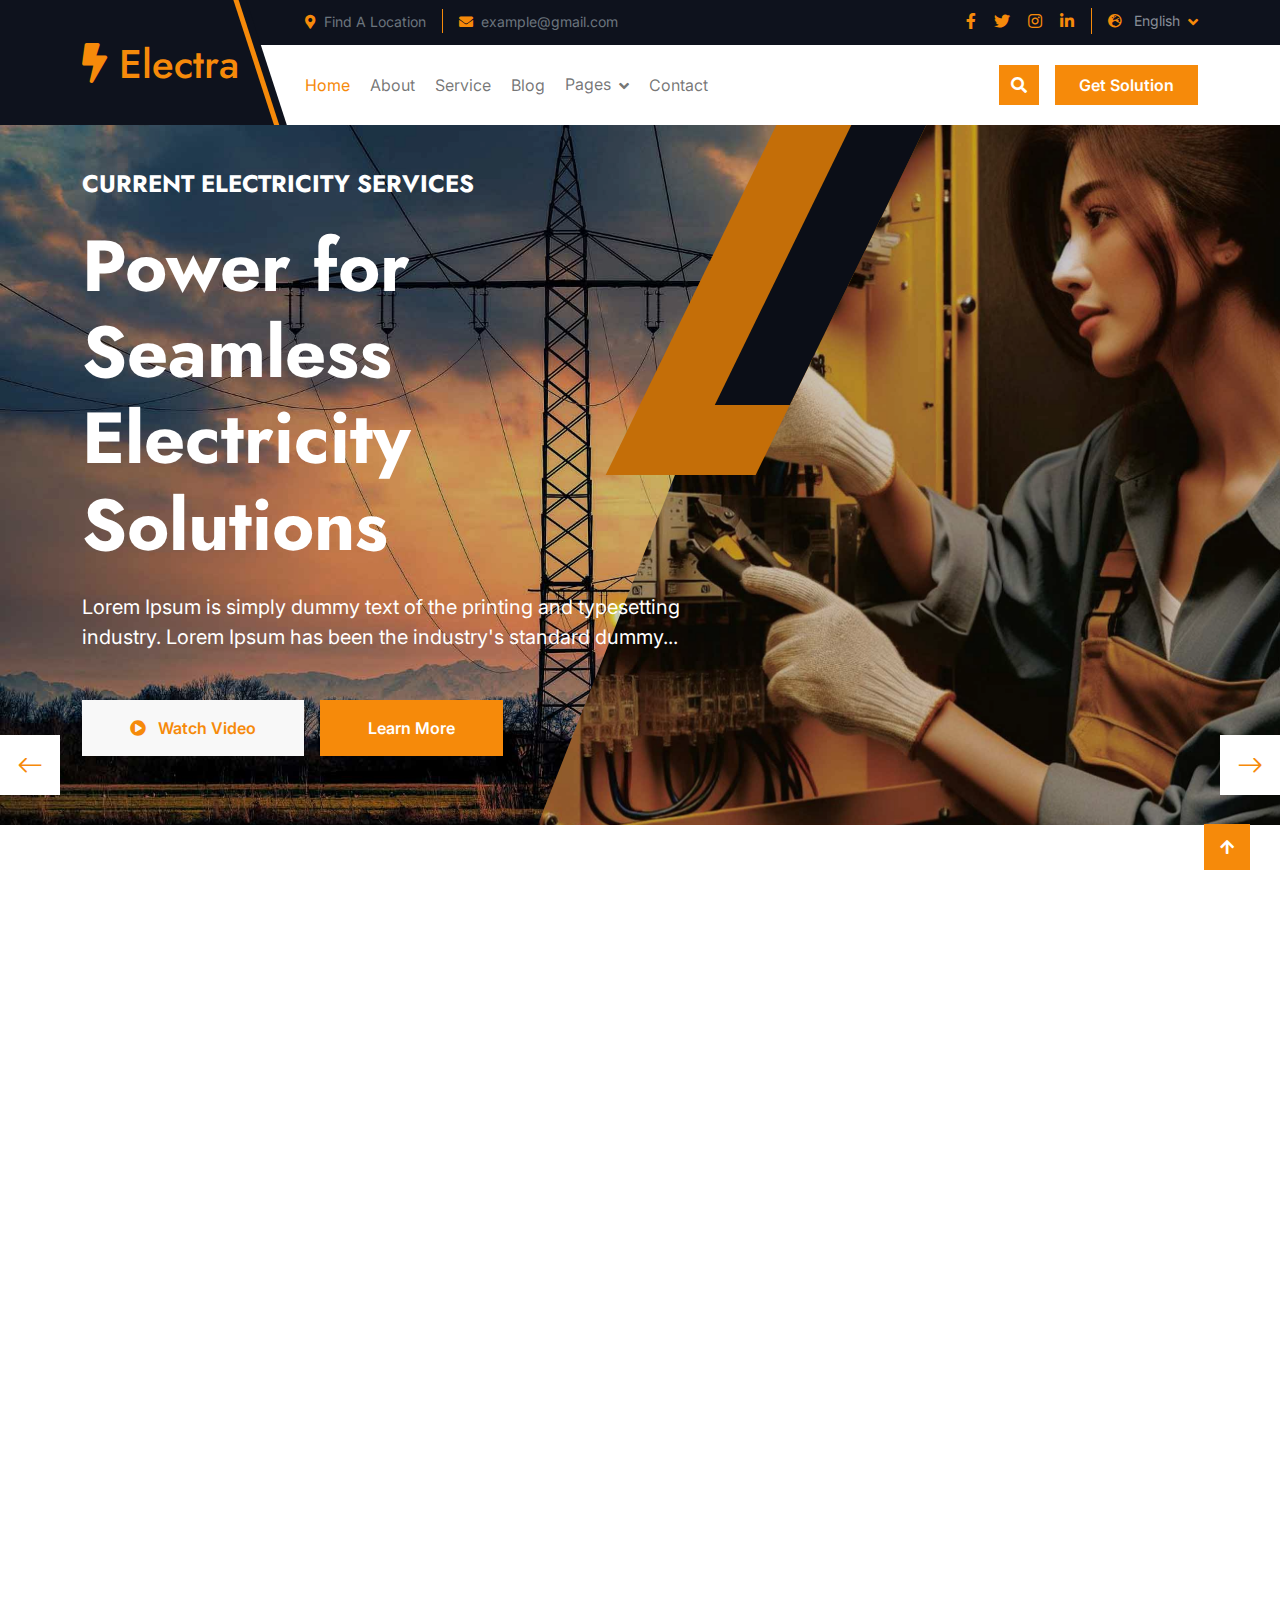
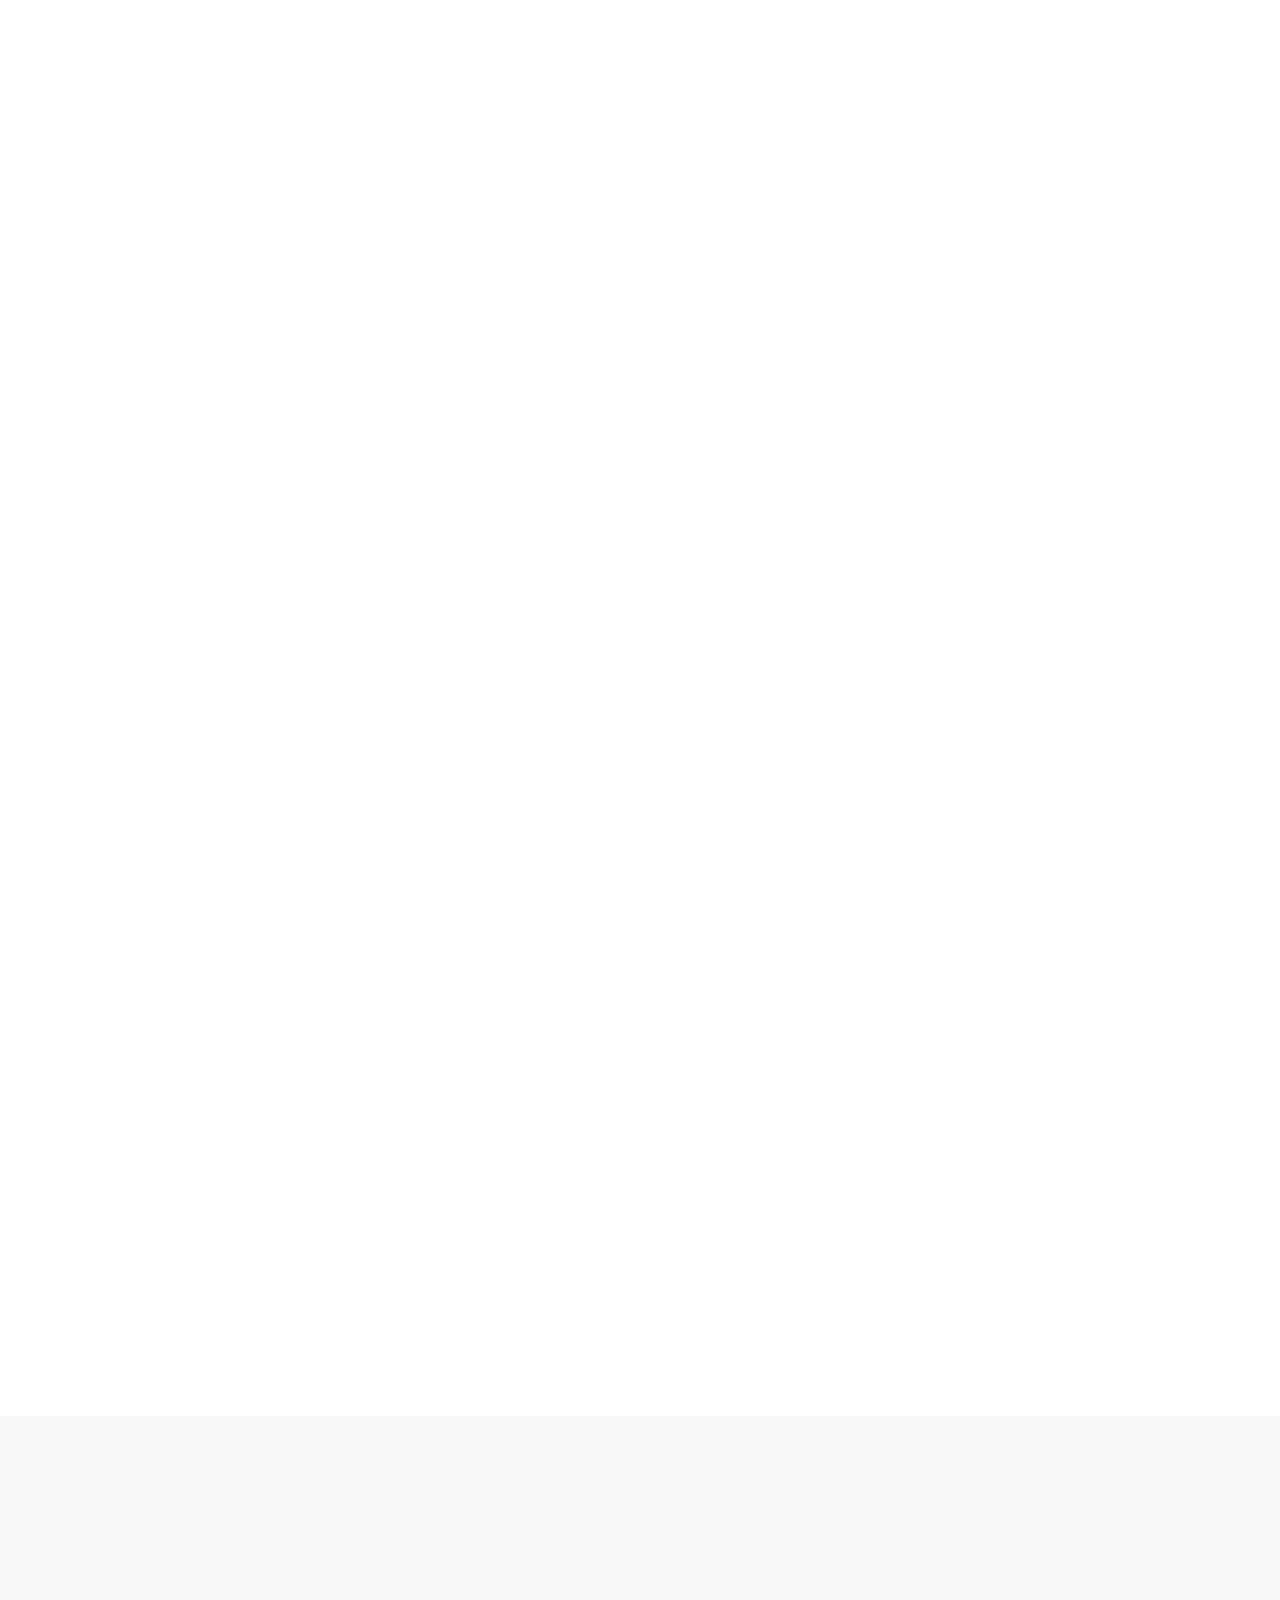
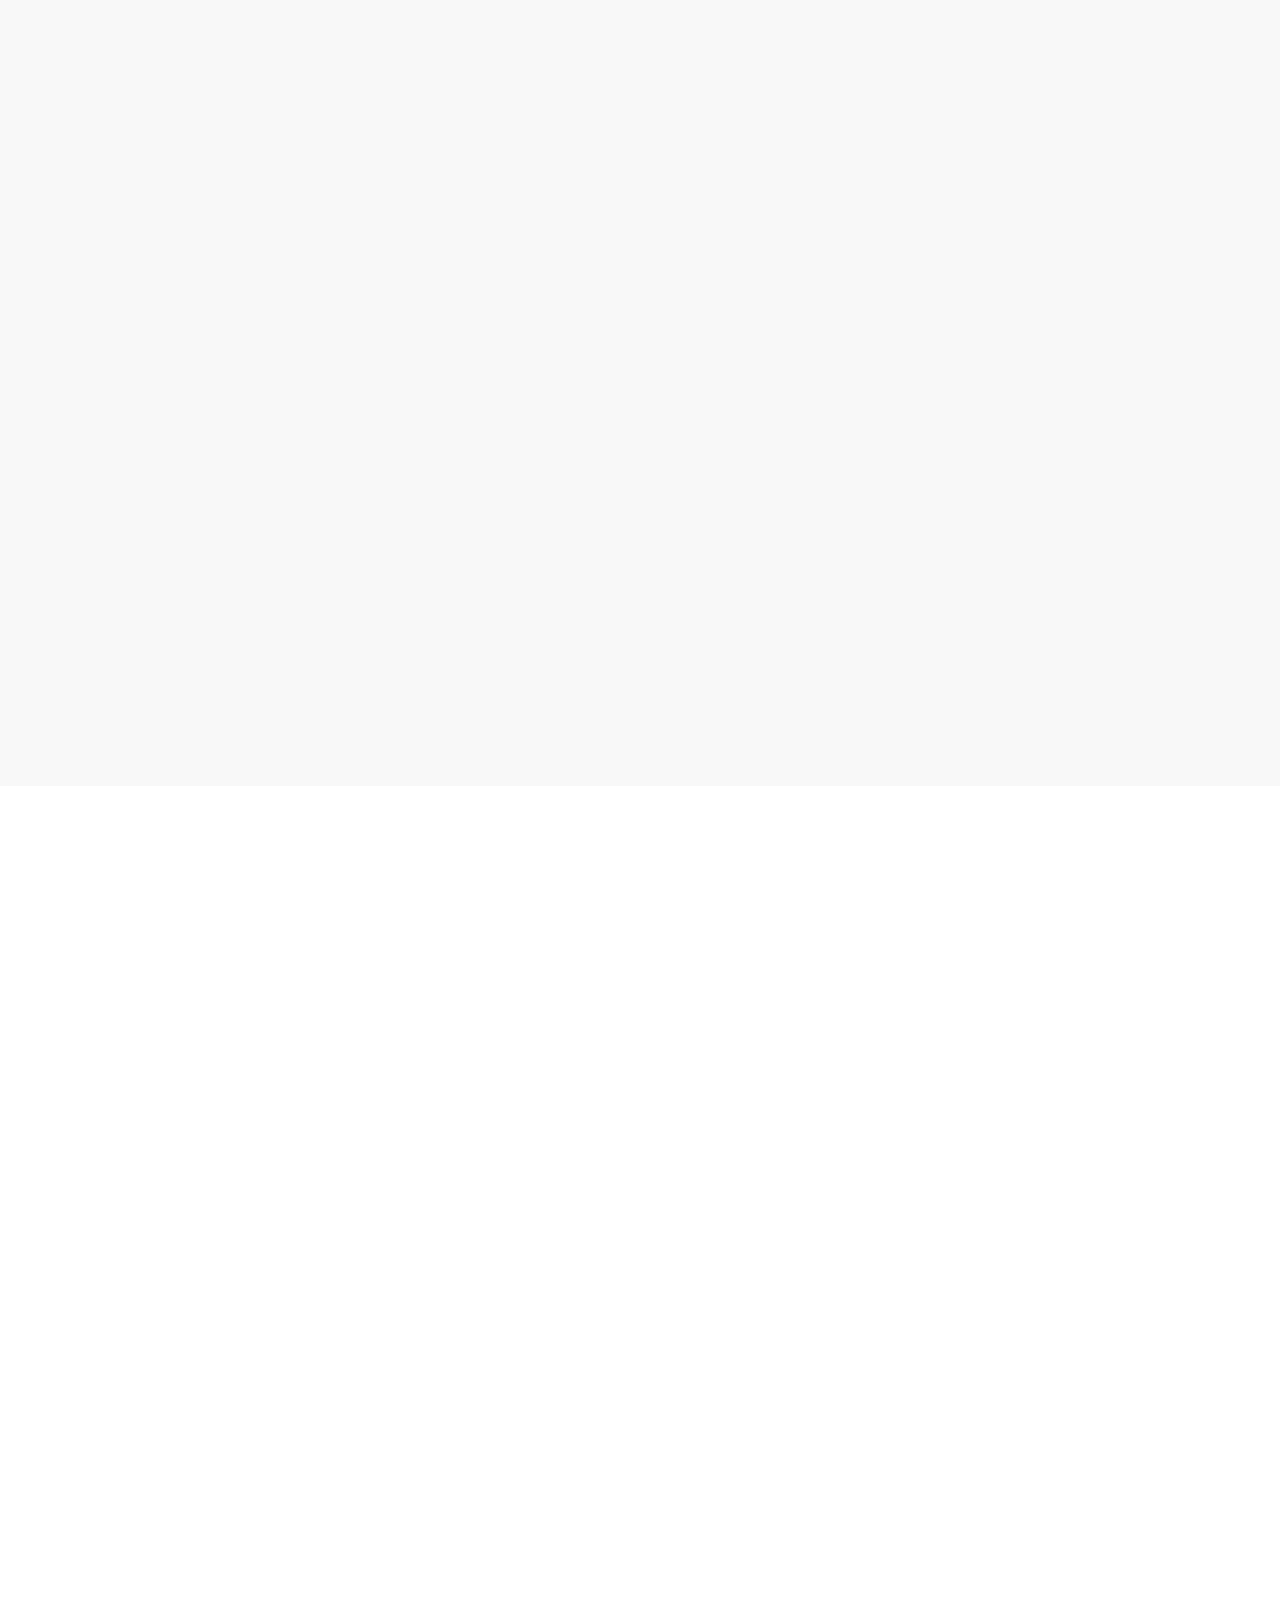
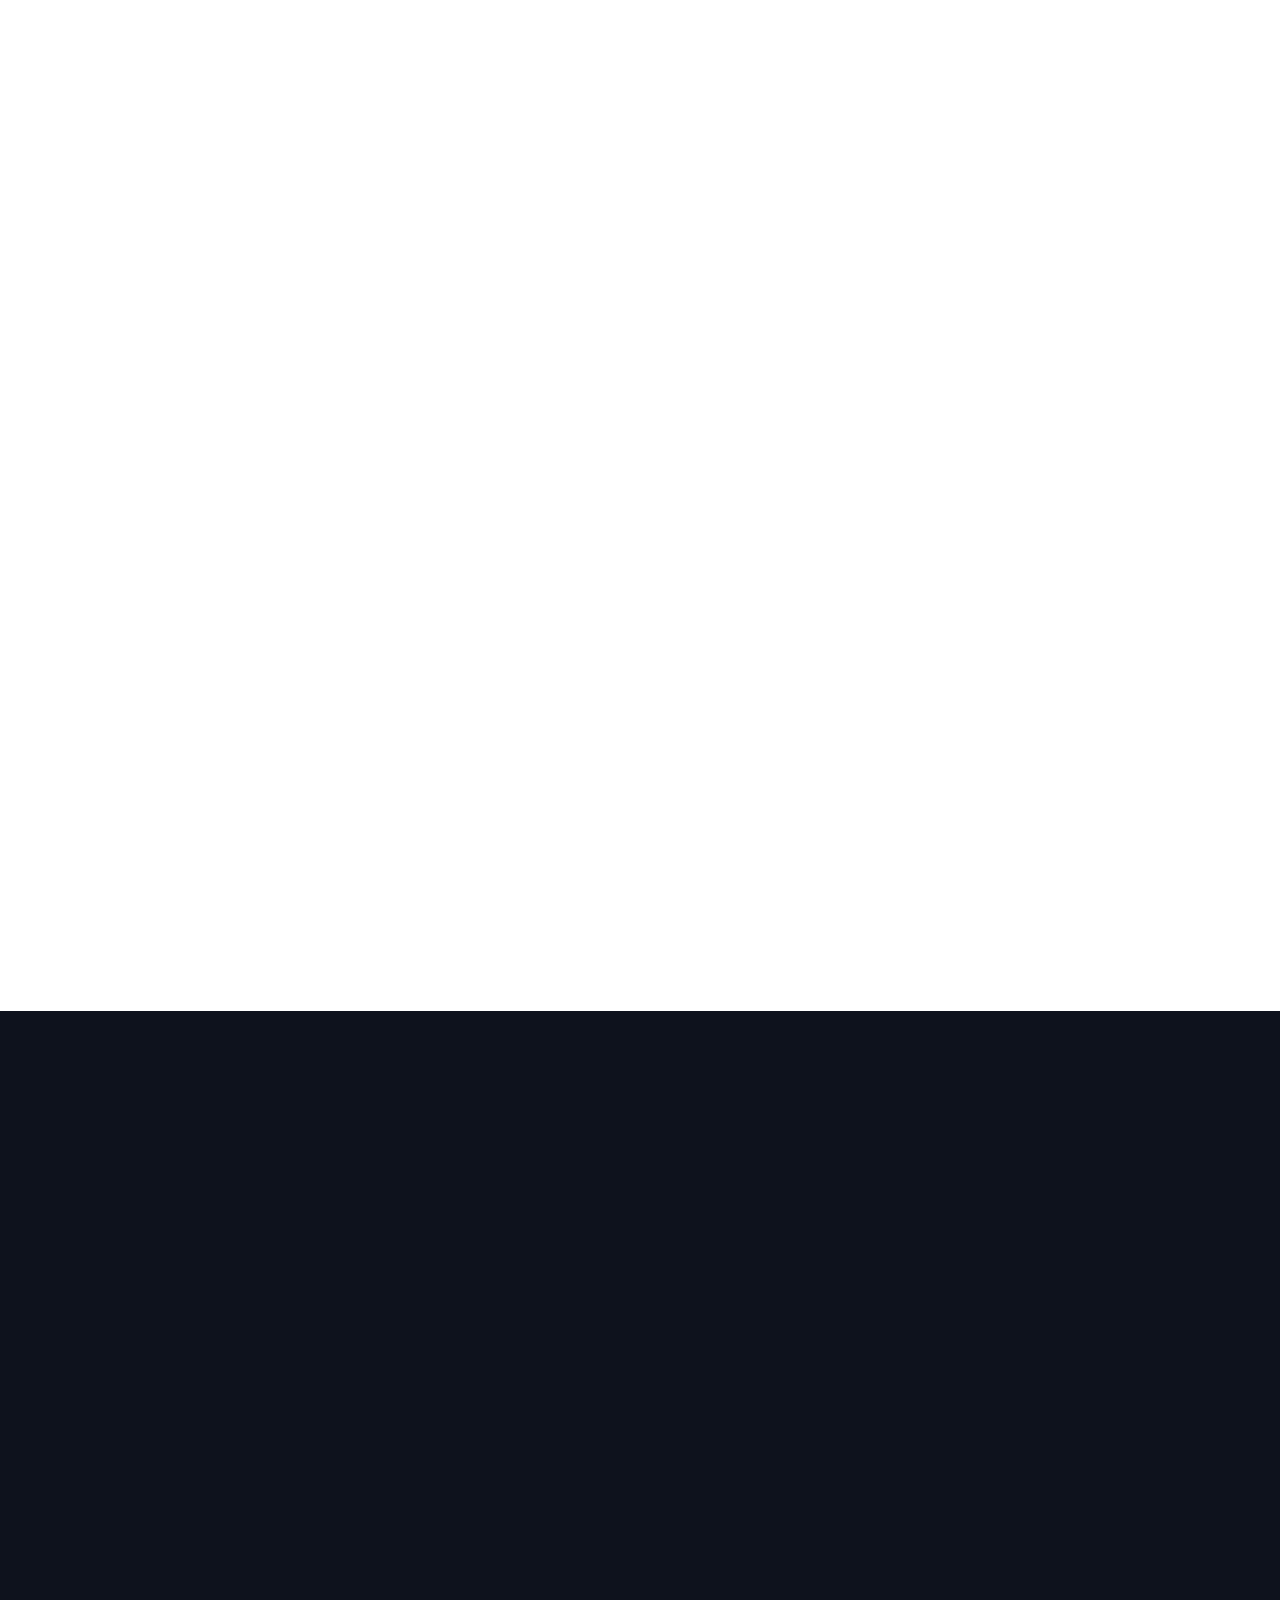
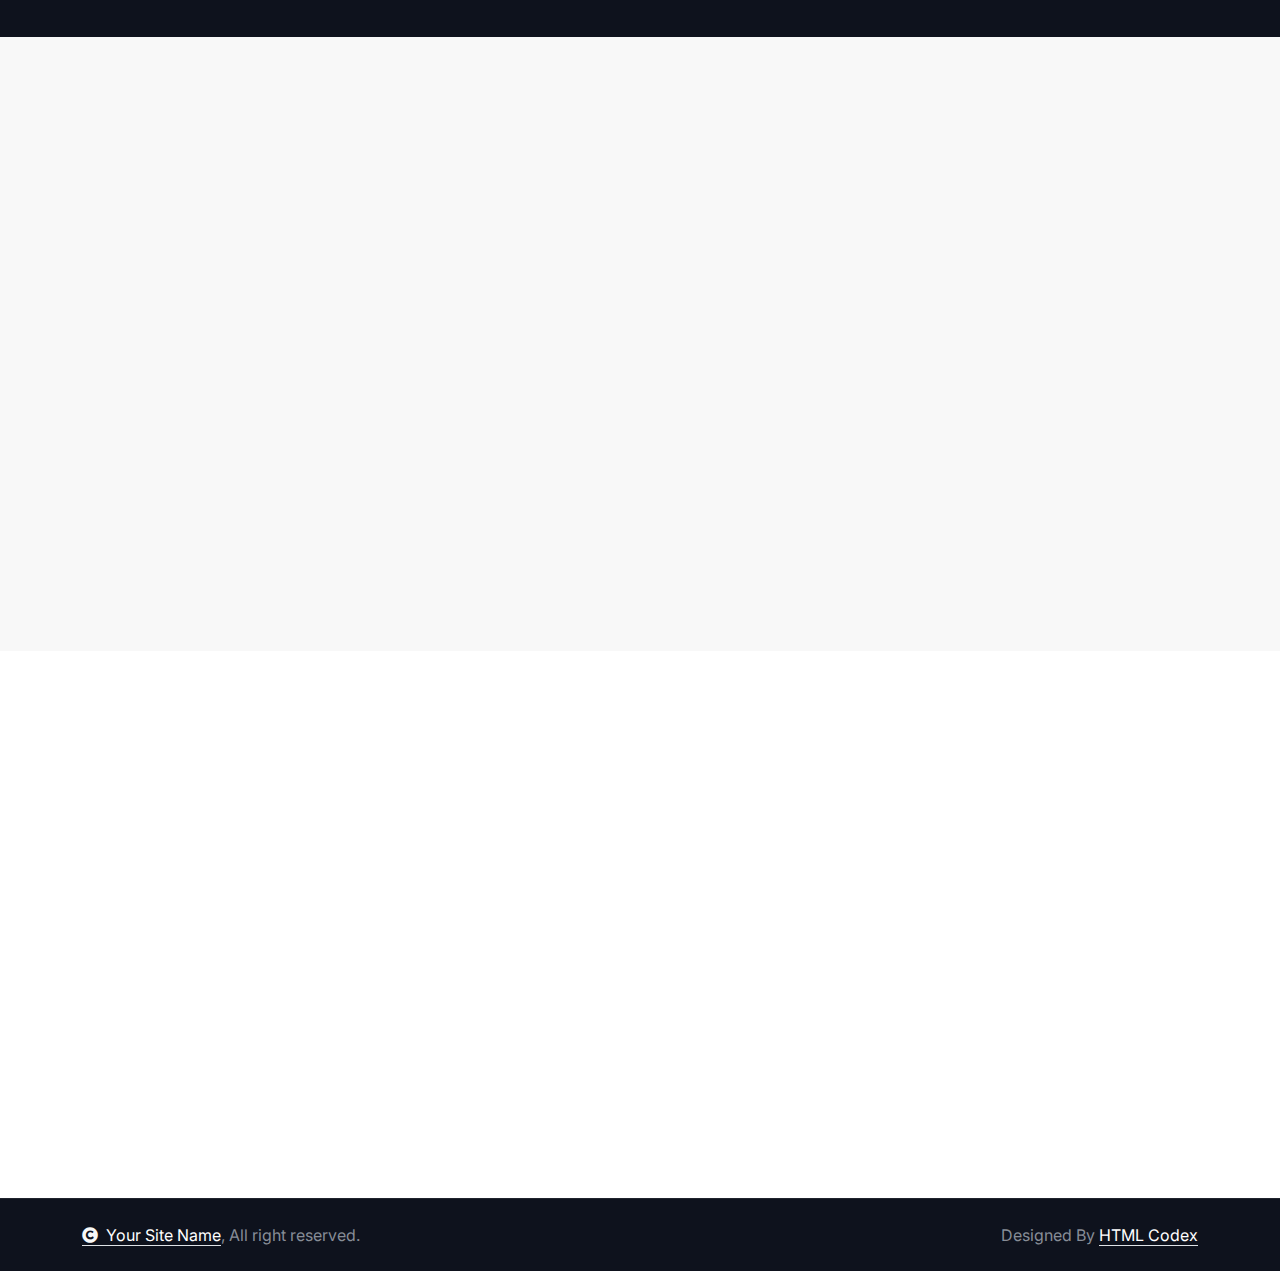
<file: electrical-website-template/index.html>
<!DOCTYPE html>
<html lang="en">

    <head>
        <meta charset="utf-8">
        <title>Electra - Electrical Website Template</title>
        <meta content="width=device-width, initial-scale=1.0" name="viewport">
        <meta content="" name="keywords">
        <meta content="" name="description">

        <!-- Google Web Fonts -->
        <link rel="preconnect" href="https://fonts.googleapis.com">
        <link rel="preconnect" href="https://fonts.gstatic.com" crossorigin>
        <link href="https://fonts.googleapis.com/css2?family=Inter:wght@100..900&family=Edu+TAS+Beginner:wght@400..700&family=Jost:ital,wght@0,100..900;1,100..900&display=swap" rel="stylesheet">

        <!-- Icon Font Stylesheet -->
        <link rel="stylesheet" href="https://use.fontawesome.com/releases/v5.15.4/css/all.css"/>
        <link href="https://cdn.jsdelivr.net/npm/bootstrap-icons@1.4.1/font/bootstrap-icons.css" rel="stylesheet">

        <!-- Libraries Stylesheet -->
        <link rel="stylesheet" href="lib/animate/animate.min.css"/>
        <link href="lib/owlcarousel/assets/owl.carousel.min.css" rel="stylesheet">


        <!-- Customized Bootstrap Stylesheet -->
        <link href="css/bootstrap.min.css" rel="stylesheet">

        <!-- Template Stylesheet -->
        <link href="css/style.css" rel="stylesheet">
    </head>

    <body>

        <!-- Spinner Start -->
        <div id="spinner" class="show bg-white position-fixed translate-middle w-100 vh-100 top-50 start-50 d-flex align-items-center justify-content-center">
            <div class="spinner-border text-primary" style="width: 3rem; height: 3rem;" role="status">
                <span class="sr-only">Loading...</span>
            </div>
        </div>
        <!-- Spinner End -->

        

        <!-- Navbar & Hero Start -->
        <div class="container-fluid header-top">
            <div class="container d-flex align-items-center">
                <div class="d-flex align-items-center h-100">
                    <a href="#" class="navbar-brand" style="height: 125px;">
                        <h1 class="text-primary mb-0"><i class="fas fa-bolt"></i> Electra</h1>
                        <!-- <img src="img/logo.png" alt="Logo"> -->
                    </a>
                </div>
                <div class="w-100 h-100">
                    <div class="topbar px-0 py-2 d-none d-lg-block" style="height: 45px;">
                        <div class="row gx-0 align-items-center">
                            <div class="col-lg-8 text-center text-lg-center mb-lg-0">
                                <div class="d-flex flex-wrap">
                                    <div class="border-end border-primary pe-3">
                                        <a href="#" class="text-muted small"><i class="fas fa-map-marker-alt text-primary me-2"></i>Find A Location</a>
                                    </div>
                                    <div class="ps-3">
                                        <a href="mailto:example@gmail.com" class="text-muted small"><i class="fas fa-envelope text-primary me-2"></i>example@gmail.com</a>
                                    </div>
                                </div>
                            </div>
                            <div class="col-lg-4 text-center text-lg-end">
                                <div class="d-flex justify-content-end">
                                    <div class="d-flex border-end border-primary pe-3">
                                        <a class="btn p-0 text-primary me-3" href="#"><i class="fab fa-facebook-f"></i></a>
                                        <a class="btn p-0 text-primary me-3" href="#"><i class="fab fa-twitter"></i></a>
                                        <a class="btn p-0 text-primary me-3" href="#"><i class="fab fa-instagram"></i></a>
                                        <a class="btn p-0 text-primary me-0" href="#"><i class="fab fa-linkedin-in"></i></a>
                                    </div>
                                    <div class="dropdown ms-3">
                                        <a href="#" class="dropdown-toggle text-white" data-bs-toggle="dropdown"><small class="text-body"><i class="fas fa-globe-europe text-primary me-2"></i> English</small></a>
                                        <div class="dropdown-menu">
                                            <a href="#" class="dropdown-item">English</a>
                                            <a href="#" class="dropdown-item">Bangla</a>
                                            <a href="#" class="dropdown-item">French</a>
                                            <a href="#" class="dropdown-item">Spanish</a>
                                            <a href="#" class="dropdown-item">Arabic</a>
                                        </div>
                                    </div>
                                </div>
                            </div>
                        </div>
                    </div>
                    <div class="nav-bar px-0 py-lg-0" style="height: 80px;">
                        <nav class="navbar navbar-expand-lg navbar-light d-flex justify-content-lg-end">
                            <a href="#" class="navbar-brand-2">
                                <h1 class="text-primary mb-0"><i class="fas fa-bolt"></i> Electra</h1>
                                <!-- <img src="img/logo.png" alt="Logo"> -->
                            </a>  
                            <button class="navbar-toggler" type="button" data-bs-toggle="collapse" data-bs-target="#navbarCollapse">
                                <span class="fa fa-bars"></span>
                            </button>
                            <div class="collapse navbar-collapse" id="navbarCollapse">
                                <div class="navbar-nav mx-0 mx-lg-auto bg-white">
                                    <a href="index.html" class="nav-item nav-link active">Home</a>
                                    <a href="about.html" class="nav-item nav-link">About</a>
                                    <a href="service.html" class="nav-item nav-link">Service</a>
                                    <a href="blog.html" class="nav-item nav-link">Blog</a>
                                    <div class="nav-item dropdown">
                                        <a href="#" class="nav-link" data-bs-toggle="dropdown">
                                            <span class="dropdown-toggle">Pages</span>
                                        </a>
                                        <div class="dropdown-menu">
                                            <a href="project.html" class="dropdown-item">Our projects</a>
                                            <a href="team.html" class="dropdown-item">Our team</a>
                                            <a href="testimonial.html" class="dropdown-item">Testimonial</a>
                                            <a href="404.html" class="dropdown-item">404 Page</a>
                                        </div>
                                    </div>
                                    <a href="contact.html" class="nav-item nav-link">Contact</a>
                                    <div class="nav-btn ps-3">
                                        <button class="btn-search btn btn-primary btn-md-square mt-2 mt-lg-0 mb-4 mb-lg-0 flex-shrink-0" data-bs-toggle="modal" data-bs-target="#searchModal"><i class="fas fa-search"></i></button>
                                        <a href="#" class="btn btn-primary py-2 px-4 ms-0 ms-lg-3"> Get Solution</a>
                                    </div>
                                </div>
                            </div>
                        </nav>
                    </div>
                </div>
            </div>
        </div>
        <!-- Navbar & Hero End -->

        <!-- Modal Search Start -->
        <div class="modal fade" id="searchModal" tabindex="-1" aria-labelledby="exampleModalLabel" aria-hidden="true">
            <div class="modal-dialog modal-fullscreen">
                <div class="modal-content rounded-0">
                    <div class="modal-header">
                        <h5 class="modal-title" id="exampleModalLabel">Search by keyword</h5>
                        <button type="button" class="btn-close" data-bs-dismiss="modal" aria-label="Close"></button>
                    </div>
                    <div class="modal-body d-flex align-items-center bg-primary">
                        <div class="input-group w-75 mx-auto d-flex">
                            <input type="search" class="form-control p-3" placeholder="keywords" aria-describedby="search-icon-1">
                            <span id="search-icon-1" class="btn bg-light border nput-group-text p-3"><i class="fa fa-search"></i></span>
                        </div>
                    </div>
                </div>
            </div>
        </div>
        <!-- Modal Search End -->


        <!-- Carousel Start -->
        <div class="header-carousel owl-carousel overflow-hidden">
            <div class="header-carousel-item hero-section">
                <div class="hero-bg-half-1"></div>
                <div class="hero-shape-1"></div>
                <div class="carousel-caption">
                    <div class="container">
                        <div class="row g-4 align-items-center">
                            <div class="col-lg-7 animated fadeInLeft">
                                <div class="text-sm-center text-md-start">
                                    <h4 class="text-white text-uppercase fw-bold mb-4">Current Electricity Services</h4>
                                    <h1 class="display-2 text-white mb-4">Power for Seamless Electricity Solutions</h1>
                                    <p class="mb-5 fs-5">Lorem Ipsum is simply dummy text of the printing and typesetting industry. Lorem Ipsum has been the industry's standard dummy... 
                                    </p>
                                    <div class="d-flex justify-content-center justify-content-md-start flex-shrink-0 mb-4">
                                        <a class="btn btn-light py-3 px-4 px-md-5 me-2" href="#"><i class="fas fa-play-circle me-2"></i> Watch Video</a>
                                        <a class="btn btn-primary py-3 px-4 px-md-5 ms-2" href="#">Learn More</a>
                                    </div>
                                </div>
                            </div>
                        </div>
                    </div>
                </div>
            </div>
            <div class="header-carousel-item hero-section">
                <div class="hero-bg-half-2"></div>
                <div class="hero-shape-2"></div>
                <div class="carousel-caption">
                    <div class="container">
                        <div class="row g-4 align-items-center">
                            <div class="col-lg-7 animated fadeInLeft">
                                <div class="text-sm-center text-md-start">
                                    <h4 class="text-white text-uppercase fw-bold mb-4">Current Electricity Services</h4>
                                    <h1 class="display-2 text-white mb-4">Experience the power of professionalism</h1>
                                    <p class="mb-5 fs-5">Lorem Ipsum is simply dummy text of the printing and typesetting industry. Lorem Ipsum has been the industry's standard dummy... 
                                    </p>
                                    <div class="d-flex justify-content-center justify-content-md-start flex-shrink-0 mb-4">
                                        <a class="btn btn-light py-3 px-4 px-md-5 me-2" href="#"><i class="fas fa-play-circle me-2"></i> Watch Video</a>
                                        <a class="btn btn-primary py-3 px-4 px-md-5 ms-2" href="#">Learn More</a>
                                    </div>
                                </div>
                            </div>
                        </div>
                    </div>
                </div>
            </div>
        </div>
        <!-- Carousel End -->


        <!-- About Start -->
        <div class="container-fluid about py-5">
            <div class="container py-5">
                <div class="row g-5">
                    <div class="col-lg-7 wow fadeInLeft" data-wow-delay="0.2s">
                        <div class="h-100">
                            <h4 class="text-primary">About Us</h4>
                            <h1 class="display-4 mb-4">Providing you with the highest quality of features</h1>
                            <div class="row g-4 mb-4">
                                <div class="col-md-6">
                                    <a href="#" class="d-flex">
                                        <span class="fas fa-bolt fa-3x me-3"></span>
                                        <h4 class="mb-0">Emergency Power Solution</h4>
                                    </a>
                                </div>
                                <div class="col-md-6">
                                    <a href="#" class="d-flex">
                                        <span class="fas fa-broadcast-tower fa-3x me-3"></span>
                                        <h4 class="mb-0">Full-Service Electrical Layout</h4>
                                    </a>
                                </div>
                            </div>
                            <p class="mb-4">Lorem ipsum dolor sit amet consectetur adipisicing elit. Fuga, minus. At velit nam, animi culpa fugiat neque facere illum, eum possimus omnis accusantium deleniti consectetur temporibus necessitatibus asperiores sunt dicta?
                            </p>
                            <div class="text-dark mb-4">
                                <p class="fs-5"><span class="fa fa-check text-primary me-2"></span> Installed, maintained and repaired lighting for clients.</p>
                                <p class="fs-5"><span class="fa fa-check text-primary me-2"></span> Increasingly popular way to generate electricity.</p>
                                <p class="fs-5"><span class="fa fa-check text-primary me-2"></span> Protect electrical devices from damage.</p>
                            </div>
                            <a class="btn btn-primary py-3 px-4 px-md-5 ms-2" href="#">Contact us</a>
                        </div>
                    </div>
                    <div class="col-lg-5 wow fadeInRight" data-wow-delay="0.2s">
                        <div class="position-relative h-100">
                            <img src="img/about-1.jpg" class="img-fluid w-100 h-100" style="object-fit: cover;" alt="">
                            <div class="bg-white">
                                <div class="position-absolute pt-3 bg-white" style="width: 50%; left: 0; bottom: 0;">
                                    <div class="bg-primary p-4">
                                        <h4 class="display-2 mb-0">25+</h4>
                                        <p class="text-white fs-5 mb-0">years of experience</p>
                                    </div>
                                </div>
                                <div class="position-absolute p-3 bg-white pb-0 pe-0" style="width: 50%; bottom: 0; right: 0;">
                                    <img src="img/about-2.jpg" class="img-fluid" alt="">
                                </div>
                            </div>
                        </div>
                    </div>
                </div>
            </div>
        </div>
        <!-- About End -->


        <!-- Banner Start -->
         <div class="container-fluid banner py-5 wow zoomIn" data-wow-delay="0.2s">
            <div class="banner-design-1"></div>
            <div class="banner-design-2"></div>
            <div class="container py-5">
                <div class="row g-5">
                    <div class="col-lg-8">
                        <div class="">
                            <h4 class="text-white">Contact With Me</h4>
                            <h1 class="display-4 text-white mb-0">We provide professional electric services for our customer</h1>
                        </div>
                    </div>
                    <div class="col-lg-4">
                        <div class="d-flex align-items-center justify-content-lg-end h-100">
                            <a class="btn btn-primary py-3 px-4 px-md-5 ms-2" href="#">EXPLORE MORE</a>
                        </div>
                    </div>
                </div>
            </div>
         </div>
        <!-- Banner End -->


        <!-- Services Start -->
        <div class="container-fluid service py-5">
            <div class="container py-5">
                <div class="d-flex flex-column mx-auto text-center mb-5 wow fadeInUp" data-wow-delay="0.2s" style="max-width: 800px;">
                    <h4 class="text-primary">Our Services</h4>
                    <h1 class="display-4 mb-4">The Best Service For You</h1>
                    <p class="mb-0">Lorem ipsum dolor sit amet consectetur adipisicing elit. Quidem, deserunt provident ab voluptates rerum eaque eum magni autem atque in minus laboriosam corrupti deleniti voluptatibus rem reiciendis modi veniam animi?
                    </p>
                </div>
                <div class="row g-5 align-items-center">
                    <div class="col-lg-3 wow fadeInLeft" data-wow-delay="0.2s">
                        <ul class="nav">
                            <li class="nav-item me-lg-0 mb-4">
                                <a class="py-3 px-5 active" data-bs-toggle="pill" href="#ServiceTab-1">
                                    <span>Commercial</span>
                                </a>
                            </li>
                            <li class="nav-item me-lg-0 mb-4">
                                <a class="py-3 px-5" data-bs-toggle="pill" href="#ServiceTab-2">
                                    <span>Residential</span>
                                </a>
                            </li>
                            <li class="nav-item me-lg-0 mb-4 mb-lg-0">
                                <a class="py-3 px-5" data-bs-toggle="pill" href="#ServiceTab-3">
                                    <span>Industrial</span>
                                </a>
                            </li>
                        </ul>
                    </div>
                    <div class="col-lg-9 wow fadeInRight" data-wow-delay="0.3s">
                        <div class="tab-content">
                            <div id="ServiceTab-1" class="tab-pane fade show p-0 active">
                                <div class="service-carousel owl-carousel">
                                    <div class="service-item">
                                        <img src="img/commercial-1.jpg" class="img-fluid w-100" alt="">
                                        <div class="border border-top-0 p-4">
                                            <h4 class="mb-3">Brite Spark Services</h4>
                                            <p class="mb-4">Lorem ipsum dolor, sit amet consectetur adipisicing elit. Exercitationem, beatae ex. Id esse autem ratione vero cupiditate tempora recusandae est!
                                            </p>
                                            <a class="btn btn-primary py-2 px-4" href="#">Read More</a>
                                        </div>
                                    </div>
                                    <div class="service-item">
                                        <img src="img/commercial-2.jpg" class="img-fluid w-100" alt="">
                                        <div class="border border-top-0 p-4">
                                            <h4 class="mb-3">Energy Ease Packages</h4>
                                            <p class="mb-4">Lorem ipsum dolor, sit amet consectetur adipisicing elit. Exercitationem, beatae ex. Id esse autem ratione vero cupiditate tempora recusandae est!
                                            </p>
                                            <a class="btn btn-primary py-2 px-4" href="#">Read More</a>
                                        </div>
                                    </div>
                                    <div class="service-item">
                                        <img src="img/commercial-3.jpg" class="img-fluid w-100" alt="">
                                        <div class="border border-top-0 p-4">
                                            <h4 class="mb-3">Electra Care Packages</h4>
                                            <p class="mb-4">Lorem ipsum dolor, sit amet consectetur adipisicing elit. Exercitationem, beatae ex. Id esse autem ratione vero cupiditate tempora recusandae est!
                                            </p>
                                            <a class="btn btn-primary py-2 px-4" href="#">Read More</a>
                                        </div>
                                    </div>
                                </div>
                            </div>
                            <div id="ServiceTab-2" class="tab-pane fade show p-0">
                                <div class="service-carousel owl-carousel">
                                    <div class="service-item">
                                        <img src="img/residential-1.jpg" class="img-fluid w-100" alt="">
                                        <div class="border border-top-0 p-4">
                                            <h4 class="mb-3">Electrical Services</h4>
                                            <p class="mb-4">Lorem ipsum dolor, sit amet consectetur adipisicing elit. Exercitationem, beatae ex. Id esse autem ratione vero cupiditate tempora recusandae est!
                                            </p>
                                            <a class="btn btn-primary py-2 px-4" href="#">Read More</a>
                                        </div>
                                    </div>
                                    <div class="service-item">
                                        <img src="img/residential-2.jpg" class="img-fluid w-100" alt="">
                                        <div class="border border-top-0 p-4">
                                            <h4 class="mb-3">Security Systems</h4>
                                            <p class="mb-4">Lorem ipsum dolor, sit amet consectetur adipisicing elit. Exercitationem, beatae ex. Id esse autem ratione vero cupiditate tempora recusandae est!
                                            </p>
                                            <a class="btn btn-primary py-2 px-4" href="#">Read More</a>
                                        </div>
                                    </div>
                                    <div class="service-item">
                                        <img src="img/residential-3.jpg" class="img-fluid w-100" alt="">
                                        <div class="border border-top-0 p-4">
                                            <h4 class="mb-3">Air Conditioner</h4>
                                            <p class="mb-4">Lorem ipsum dolor, sit amet consectetur adipisicing elit. Exercitationem, beatae ex. Id esse autem ratione vero cupiditate tempora recusandae est!
                                            </p>
                                            <a class="btn btn-primary py-2 px-4" href="#">Read More</a>
                                        </div>
                                    </div>
                                </div>
                            </div>
                            <div id="ServiceTab-3" class="tab-pane fade show p-0">
                                <div class="service-carousel owl-carousel">
                                    <div class="service-item">
                                        <img src="img/industrial-1.jpg" class="img-fluid w-100" alt="">
                                        <div class="border border-top-0 p-4">
                                            <h4 class="mb-3">Factory Manufacture</h4>
                                            <p class="mb-4">Lorem ipsum dolor, sit amet consectetur adipisicing elit. Exercitationem, beatae ex. Id esse autem ratione vero cupiditate tempora recusandae est!
                                            </p>
                                            <a class="btn btn-primary py-2 px-4" href="#">Read More</a>
                                        </div>
                                    </div>
                                    <div class="service-item">
                                        <img src="img/industrial-2.jpg" class="img-fluid w-100" alt="">
                                        <div class="border border-top-0 p-4">
                                            <h4 class="mb-3">General Electrical</h4>
                                            <p class="mb-4">Lorem ipsum dolor, sit amet consectetur adipisicing elit. Exercitationem, beatae ex. Id esse autem ratione vero cupiditate tempora recusandae est!
                                            </p>
                                            <a class="btn btn-primary py-2 px-4" href="#">Read More</a>
                                        </div>
                                    </div>
                                    <div class="service-item">
                                        <img src="img/industrial-3.jpg" class="img-fluid w-100" alt="">
                                        <div class="border border-top-0 p-4">
                                            <h4 class="mb-3">Electrical Planing</h4>
                                            <p class="mb-4">Lorem ipsum dolor, sit amet consectetur adipisicing elit. Exercitationem, beatae ex. Id esse autem ratione vero cupiditate tempora recusandae est!
                                            </p>
                                            <a class="btn btn-primary py-2 px-4" href="#">Read More</a>
                                        </div>
                                    </div>
                                </div>
                            </div>
                        </div>
                    </div>
                </div>
            </div>
        </div>
        <!-- Services End -->

        <!-- Projects Start -->
        <div class="container-fluid projects bg-light py-5">
            <div class="container py-5">
                <div class="row g-5">
                    <div class="col-lg-5 wow fadeInLeft" data-wow-delay="0.2s">
                        <div>
                            <h4 class="text-primary">Our Projects</h4>
                            <h1 class="display-4 mb-4">How to work Our Electricity Projects</h1>
                            <p class="mb-5">Lorem ipsum, dolor sit amet consectetur adipisicing elit. Voluptatum fugiat quae nihil obcaecati,</p>
                            <ul class="nav">
                                <li class="nav-item bg-white mb-4 w-100">
                                    <a class="d-flex align-items-center h4 mb-0 p-3 active" data-bs-toggle="pill" href="#ProjectsTab-1">
                                        <div class="projects-icon btn-md-square bg-primary text-white me-3"><span class="fas fa-bolt small"></span></div><span>Power Path Unveiling Our process</span>
                                    </a>
                                </li>
                                <li class="nav-item bg-white mb-4 w-100">
                                    <a class="d-flex align-items-center h4 mb-0 p-3" data-bs-toggle="pill" href="#ProjectsTab-2">
                                        <div class="projects-icon btn-md-square bg-primary text-white me-3"><span class="fas fa-charging-station small"></span></div><span>Electro Flow Decoding Our method</span>
                                    </a>
                                </li>
                                <li class="nav-item bg-white mb-4 w-100">
                                    <a class="d-flex align-items-center h4 mb-0 p-3" data-bs-toggle="pill" href="#ProjectsTab-3">
                                        <div class="projects-icon btn-md-square bg-primary text-white me-3"><span class="fas fa-broadcast-tower small"></span></div><span>Energetic Engine Behind Scenes</span>
                                    </a>
                                </li>
                                <li class="nav-item bg-white mb-4 w-100">
                                    <a class="d-flex align-items-center h4 mb-0 p-3" data-bs-toggle="pill" href="#ProjectsTab-4">
                                        <div class="projects-icon btn-md-square bg-primary text-white me-3"><span class="fas fa-bolt small"></span></div><span>Watt Works Discover Operations</span>
                                    </a>
                                </li>
                            </ul>
                        </div>
                    </div>
                    <div class="col-lg-7 wow fadeInRight" data-wow-delay="0.2s">
                        <div class="tab-content">
                            <div id="ProjectsTab-1" class="tab-pane fade show p-0 active">
                                <div class="projects-item">
                                    <img src="img/industrial-1.jpg" class="img-fluid w-100" alt="">
                                    <div class="projects-content bg-white p-4">
                                        <h4 class="mb-3">Power Path Unveiling Our process</h4>
                                        <p class="mb-4">Lorem ipsum dolor, sit amet consectetur adipisicing elit. Consequatur, quo? Enim facere, praesentium voluptatem vero officiis libero fuga rem autem amet recusandae voluptates, dolorem quo magni. Corporis eveniet consequuntur accusantium.
                                        </p>
                                        <a class="btn btn-primary py-2 px-4" href="#">Read More</a>
                                    </div>
                                </div>
                            </div>
                            <div id="ProjectsTab-2" class="tab-pane fade show p-0">
                                <div class="projects-item">
                                    <img src="img/industrial-2.jpg" class="img-fluid w-100" alt="">
                                    <div class="projects-content bg-white p-4">
                                        <h4 class="mb-3">Electro Flow Decoding Our method</h4>
                                        <p class="mb-4">Lorem ipsum dolor, sit amet consectetur adipisicing elit. Consequatur, quo? Enim facere, praesentium voluptatem vero officiis libero fuga rem autem amet recusandae voluptates, dolorem quo magni. Corporis eveniet consequuntur accusantium.
                                        </p>
                                        <a class="btn btn-primary py-2 px-4" href="#">Read More</a>
                                    </div>
                                </div>
                            </div>
                            <div id="ProjectsTab-3" class="tab-pane fade show p-0">
                                <div class="projects-item">
                                    <img src="img/commercial-1.jpg" class="img-fluid w-100" alt="">
                                    <div class="projects-content bg-white p-4">
                                        <h4 class="mb-3">Energetic Engine Behind Scenes</h4>
                                        <p class="mb-4">Lorem ipsum dolor, sit amet consectetur adipisicing elit. Consequatur, quo? Enim facere, praesentium voluptatem vero officiis libero fuga rem autem amet recusandae voluptates, dolorem quo magni. Corporis eveniet consequuntur accusantium.
                                        </p>
                                        <a class="btn btn-primary py-2 px-4" href="#">Read More</a>
                                    </div>
                                </div>
                            </div>
                            <div id="ProjectsTab-4" class="tab-pane fade show p-0">
                                <div class="projects-item">
                                    <img src="img/commercial-2.jpg" class="img-fluid w-100" alt="">
                                    <div class="projects-content bg-white p-4">
                                        <h4 class="mb-4">Watt Works Discover Operations</h4>
                                        <p class="mb-4">Lorem ipsum dolor, sit amet consectetur adipisicing elit. Consequatur, quo? Enim facere, praesentium voluptatem vero officiis libero fuga rem autem amet recusandae voluptates, dolorem quo magni. Corporis eveniet consequuntur accusantium.
                                        </p>
                                        <a class="btn btn-primary py-2 px-4" href="#">Read More</a>
                                    </div>
                                </div>
                            </div>
                        </div>
                    </div>
                </div>
            </div>
        </div>
        <!-- Projects End -->


        <!-- Blog Start -->
         <div class="container-fluid blog py-5">
            <div class="container py-5">
                <div class="d-flex flex-column mx-auto text-center mb-5 wow fadeInUp" data-wow-delay="0.2s" style="max-width: 800px;">
                    <h4 class="text-primary">Our Blog</h4>
                    <h1 class="display-4 mb-4">Electricity News & Updates</h1>
                    <p class="mb-0">Lorem ipsum dolor sit amet consectetur adipisicing elit. Quidem, deserunt provident ab voluptates rerum eaque eum magni autem atque in minus laboriosam corrupti deleniti voluptatibus rem reiciendis modi veniam animi?
                    </p>
                </div>
                <div class="row g-4">
                    <div class="col-lg-4 wow fadeInUp" data-wow-delay="0.2s">
                        <div class="blog-item">
                            <div class="blog-img">
                                <img src="img/commercial-1.jpg" class="img-fluid w-100" alt="">
                            </div>
                            <div class="blog-heading ms-4">
                                <a href="#" class="h4 mb-0 p-4">Electrifying Reads Explore Our Electricity</a>
                            </div>
                            <div class="blog-content bg-light p-4">
                                <div class="d-flex justify-content-between mb-4">
                                    <p class="mb-0 small"><i class="fa fa-calendar me-2"></i> April 2,2025</p>
                                    <p class="mb-0 small"><i class="fa fa-tag me-2"></i> Electricity Corner</p>
                                </div>
                                <p class="mb-4">Lorem ipsum dolor sit amet consectetur, adipisicing elit. Facilis rem distinctio tempora eum quam eligendi. Repudiandae voluptas voluptatibus quo itaque!
                                </p>
                                <a class="btn btn-primary py-2 px-4" href="#">Learn More</a>
                            </div>
                        </div>
                    </div>
                    <div class="col-lg-4 wow fadeInUp" data-wow-delay="0.4s">
                        <div class="blog-item">
                            <div class="blog-img">
                                <img src="img/commercial-2.jpg" class="img-fluid w-100" alt="">
                            </div>
                            <div class="blog-heading ms-4">
                                <a href="#" class="h4 mb-0 p-4">Empowering Energy Dive into Our Electricity </a>
                            </div>
                            <div class="blog-content bg-light p-4">
                                <div class="d-flex justify-content-between mb-4">
                                    <p class="mb-0 small"><i class="fa fa-calendar me-2"></i> April 2,2025</p>
                                    <p class="mb-0 small"><i class="fa fa-tag me-2"></i> Electricity Corner</p>
                                </div>
                                <p class="mb-4">Lorem ipsum dolor sit amet consectetur, adipisicing elit. Facilis rem distinctio tempora eum quam eligendi. Repudiandae voluptas voluptatibus quo itaque!
                                </p>
                                <a class="btn btn-primary py-2 px-4" href="#">Learn More</a>
                            </div>
                        </div>
                    </div>
                    <div class="col-lg-4 wow fadeInUp" data-wow-delay="0.6s">
                        <div class="blog-item">
                            <div class="blog-img">
                                <img src="img/commercial-3.jpg" class="img-fluid w-100" alt="">
                            </div>
                            <div class="blog-heading ms-4">
                                <a href="#" class="h4 mb-0 p-4">Electricity Explained: Bloggin Power of Tomorrow</a>
                            </div>
                            <div class="blog-content bg-light p-4">
                                <div class="d-flex justify-content-between mb-4">
                                    <p class="mb-0 small"><i class="fa fa-calendar me-2"></i> April 2,2025</p>
                                    <p class="mb-0 small"><i class="fa fa-tag me-2"></i> Electricity Corner</p>
                                </div>
                                <p class="mb-4">Lorem ipsum dolor sit amet consectetur, adipisicing elit. Facilis rem distinctio tempora eum quam eligendi. Repudiandae voluptas voluptatibus quo itaque!
                                </p>
                                <a class="btn btn-primary py-2 px-4" href="#">Learn More</a>
                            </div>
                        </div>
                    </div>
                </div>
            </div>
         </div>
        <!-- Blog End -->

        <!-- Team Start -->
         <div class="container-fluid team pb-5">
            <div class="container pb-5">
                <div class="d-flex flex-column mx-auto text-center mb-5 wow fadeInUp" data-wow-delay="0.2s" style="max-width: 800px;">
                    <h4 class="text-primary">Our Team</h4>
                    <h1 class="display-4 mb-4">Electricity Service offerings</h1>
                    <p class="mb-0">Lorem ipsum dolor sit amet consectetur adipisicing elit. Quidem, deserunt provident ab voluptates rerum eaque eum magni autem atque in minus laboriosam corrupti deleniti voluptatibus rem reiciendis modi veniam animi?
                    </p>
                </div>
                <div class="row g-4">
                    <div class="col-md-6 col-lg-3 wow fadeInUp" data-wow-delay="0.2s">
                        <div class="team-item">
                            <div class="team-img">
                                <img src="img/team-1.jpg" class="img-fluid w-100" alt="">
                                <div class="team-icon">
                                    <a class="btn btn-square btn-primary mb-2" href=""><i class="fab fa-facebook-f"></i></a>
                                    <a class="btn btn-square btn-primary mb-2" href=""><i class="fab fa-twitter"></i></a>
                                    <a class="btn btn-square btn-primary mb-2" href=""><i class="fab fa-instagram"></i></a>
                                    <a class="btn btn-square btn-primary mb-2" href=""><i class="fab fa-linkedin-in"></i></a>
                                </div>
                            </div>
                            <div class="team-content bg-light text-center p-4">
                                <h4>Shoaib Bashir</h4>
                                <p class="mb-0">Profession</p>
                            </div>
                        </div>
                    </div>
                    <div class="col-md-6 col-lg-3 wow fadeInUp" data-wow-delay="0.4s">
                        <div class="team-item">
                            <div class="team-img">
                                <img src="img/team-2.jpg" class="img-fluid w-100" alt="">
                                <div class="team-icon">
                                    <a class="btn btn-square btn-primary mb-2" href=""><i class="fab fa-facebook-f"></i></a>
                                    <a class="btn btn-square btn-primary mb-2" href=""><i class="fab fa-twitter"></i></a>
                                    <a class="btn btn-square btn-primary mb-2" href=""><i class="fab fa-instagram"></i></a>
                                    <a class="btn btn-square btn-primary mb-2" href=""><i class="fab fa-linkedin-in"></i></a>
                                </div>
                            </div>
                            <div class="team-content bg-light text-center p-4">
                                <h4>Shoaib Bashir</h4>
                                <p class="mb-0">Profession</p>
                            </div>
                        </div>
                    </div>
                    <div class="col-md-6 col-lg-3 wow fadeInUp" data-wow-delay="0.6s">
                        <div class="team-item">
                            <div class="team-img">
                                <img src="img/team-3.jpg" class="img-fluid w-100" alt="">
                                <div class="team-icon">
                                    <a class="btn btn-square btn-primary mb-2" href=""><i class="fab fa-facebook-f"></i></a>
                                    <a class="btn btn-square btn-primary mb-2" href=""><i class="fab fa-twitter"></i></a>
                                    <a class="btn btn-square btn-primary mb-2" href=""><i class="fab fa-instagram"></i></a>
                                    <a class="btn btn-square btn-primary mb-2" href=""><i class="fab fa-linkedin-in"></i></a>
                                </div>
                            </div>
                            <div class="team-content bg-light text-center p-4">
                                <h4>Shoaib Bashir</h4>
                                <p class="mb-0">Profession</p>
                            </div>
                        </div>
                    </div>
                    <div class="col-md-6 col-lg-3 wow fadeInUp" data-wow-delay="0.8s">
                        <div class="team-item">
                            <div class="team-img">
                                <img src="img/team-4.jpg" class="img-fluid w-100" alt="">
                                <div class="team-icon">
                                    <a class="btn btn-square btn-primary mb-2" href=""><i class="fab fa-facebook-f"></i></a>
                                    <a class="btn btn-square btn-primary mb-2" href=""><i class="fab fa-twitter"></i></a>
                                    <a class="btn btn-square btn-primary mb-2" href=""><i class="fab fa-instagram"></i></a>
                                    <a class="btn btn-square btn-primary mb-2" href=""><i class="fab fa-linkedin-in"></i></a>
                                </div>
                            </div>
                            <div class="team-content bg-light text-center p-4">
                                <h4>Shoaib Bashir</h4>
                                <p class="mb-0">Profession</p>
                            </div>
                        </div>
                    </div>
                </div>
            </div>
         </div>
        <!-- Team End -->


        <!-- Testimonial Start -->
        <div class="container-fluid testimonial bg-dark py-5">
            <div class="container py-5">
                <div class="row g-5">
                    <div class="col-lg-6 col-xl-5 wow fadeInUp" data-wow-delay="0.2s">
                        <h4 class="text-primary">Testimonial</h4>
                        <h1 class="display-4 text-white mb-4">Powerfull Praise Heare From Our Customers</h1>
                        <p class="mb-4">Lorem ipsum dolor sit amet consectetur adipisicing elit. Mollitia hic aspernatur unde magnam necessitatibus provident iusto maxime nobis esse eligendi.
                        </p>
                        <a class="btn btn-light py-3 px-5" href="#">View All Reviews</a>
                    </div>
                    <div class="col-lg-6 col-xl-7 wow fadeInUp" data-wow-delay="0.4s">
                        <div class="owl-carousel testimonial-carousel">
                            <div class="testimonial-item">
                                <div class="testimonial-quote"><i class="fa fa-quote-right fa-2x"></i>
                                </div>
                                <div class="testimonial-inner p-4">
                                    <img src="img/testimonial-1.jpg" class="img-fluid" alt="">
                                    <div class="ms-4">
                                        <h4>Person Name</h4>
                                        <p>Profession</p>
                                        <div class="d-flex text-primary">
                                            <i class="fas fa-star"></i>
                                            <i class="fas fa-star"></i>
                                            <i class="fas fa-star"></i>
                                            <i class="fas fa-star"></i>
                                            <i class="fas fa-star text-body"></i>
                                        </div>
                                    </div>
                                </div>
                                <div class="customer-text p-4">
                                    <p class="mb-0">Lorem ipsum dolor sit amet consectetur adipisicing elit. Quam soluta neque ab repudiandae reprehenderit ipsum eos cumque esse repellendus impedit.</p>
                                </div>
                            </div>
                            <div class="testimonial-item">
                                <div class="testimonial-quote"><i class="fa fa-quote-right fa-2x"></i>
                                </div>
                                <div class="testimonial-inner p-4">
                                    <img src="img/testimonial-2.jpg" class="img-fluid" alt="">
                                    <div class="ms-4">
                                        <h4>Person Name</h4>
                                        <p>Profession</p>
                                        <div class="d-flex text-primary">
                                            <i class="fas fa-star"></i>
                                            <i class="fas fa-star"></i>
                                            <i class="fas fa-star"></i>
                                            <i class="fas fa-star"></i>
                                            <i class="fas fa-star text-body"></i>
                                        </div>
                                    </div>
                                </div>
                                <div class="customer-text p-4">
                                    <p class="mb-0">Lorem ipsum dolor sit amet consectetur adipisicing elit. Quam soluta neque ab repudiandae reprehenderit ipsum eos cumque esse repellendus impedit.</p>
                                </div>
                            </div>
                            <div class="testimonial-item">
                                <div class="testimonial-quote"><i class="fa fa-quote-right fa-2x"></i>
                                </div>
                                <div class="testimonial-inner p-4">
                                    <img src="img/testimonial-3.jpg" class="img-fluid" alt="">
                                    <div class="ms-4">
                                        <h4>Person Name</h4>
                                        <p>Profession</p>
                                        <div class="d-flex text-primary">
                                            <i class="fas fa-star"></i>
                                            <i class="fas fa-star"></i>
                                            <i class="fas fa-star"></i>
                                            <i class="fas fa-star"></i>
                                            <i class="fas fa-star text-body"></i>
                                        </div>
                                    </div>
                                </div>
                                <div class="customer-text p-4">
                                    <p class="mb-0">Lorem ipsum dolor sit amet consectetur adipisicing elit. Quam soluta neque ab repudiandae reprehenderit ipsum eos cumque esse repellendus impedit.</p>
                                </div>
                            </div>
                        </div>
                    </div>
                </div>
            </div>
         </div>
        <!-- Testimonial End -->


        <!-- FAQ Start -->
         <div class="container-fluid faq-section bg-light py-5">
            <div class="container py-5">
                <div class="row g-5">
                    <div class="col-lg-6 wow fadeInLeft" data-wow-delay="0.2s">
                        <h4 class="text-primary">Some Important FAQ's</h4>
                        <h1 class="display-4 mb-4">Common Frequently Asked Questions?</h1>
                        <p class="mb-4">Lorem ipsum dolor sit amet consectetur adipisicing elit. Eveniet pariatur sapiente, modi perspiciatis earum ab inventore vitae consequatur tempore quibusdam?
                        </p>
                        <a class="btn btn-primary py-3 px-5" href="#">Have Any Questions</a>
                    </div>
                    <div class="col-xl-6 wow fadeInRight" data-wow-delay="0.4s">
                        <div class="h-100">
                            <div class="accordion" id="accordionExample">
                                <div class="accordion-item">
                                    <h2 class="accordion-header" id="headingOne">
                                        <button class="accordion-button" type="button" data-bs-toggle="collapse" data-bs-target="#collapseOne" aria-expanded="true" aria-controls="collapseOne">
                                            Q: How Do I Sing Up For Your Electricity Services?
                                        </button>
                                    </h2>
                                    <div id="collapseOne" class="accordion-collapse collapse show active" aria-labelledby="headingOne" data-bs-parent="#accordionExample">
                                        <div class="accordion-body">
                                            A: Leverage agile frameworks to provide a robust synopsis for high level overviews. Iterative approaches to corporate strategy foster collaborative thinking to further the overall value proposition.
                                        </div>
                                    </div>
                                </div>
                                <div class="accordion-item">
                                    <h2 class="accordion-header" id="headingTwo">
                                        <button class="accordion-button collapsed" type="button" data-bs-toggle="collapse" data-bs-target="#collapseTwo" aria-expanded="false" aria-controls="collapseTwo">
                                            Q: What Types Of Electricity Plans Do You Offer?
                                        </button>
                                    </h2>
                                    <div id="collapseTwo" class="accordion-collapse collapse" aria-labelledby="headingTwo" data-bs-parent="#accordionExample">
                                        <div class="accordion-body">
                                            A: Leverage agile frameworks to provide a robust synopsis for high level overviews. Iterative approaches to corporate strategy foster collaborative thinking to further the overall value proposition.
                                        </div>
                                    </div>
                                </div>
                                <div class="accordion-item">
                                    <h2 class="accordion-header" id="headingThree">
                                        <button class="accordion-button collapsed" type="button" data-bs-toggle="collapse" data-bs-target="#collapseThree" aria-expanded="false" aria-controls="collapseThree">
                                            Q: What Are Your Billing And Payment Options?
                                        </button>
                                    </h2>
                                    <div id="collapseThree" class="accordion-collapse collapse" aria-labelledby="headingThree" data-bs-parent="#accordionExample">
                                        <div class="accordion-body">
                                            A: Leverage agile frameworks to provide a robust synopsis for high level overviews. Iterative approaches to corporate strategy foster collaborative thinking to further the overall value proposition.
                                        </div>
                                    </div>
                                </div>
                                <div class="accordion-item">
                                    <h2 class="accordion-header" id="headingFour">
                                        <button class="accordion-button collapsed" type="button" data-bs-toggle="collapse" data-bs-target="#collapseFour" aria-expanded="false" aria-controls="collapseFour">
                                            Q: How Can I Track My Energy Usage With Your Services?
                                        </button>
                                    </h2>
                                    <div id="collapseFour" class="accordion-collapse collapse" aria-labelledby="headingFour" data-bs-parent="#accordionExample">
                                        <div class="accordion-body">
                                            A: Leverage agile frameworks to provide a robust synopsis for high level overviews. Iterative approaches to corporate strategy foster collaborative thinking to further the overall value proposition.
                                        </div>
                                    </div>
                                </div>
                            </div>
                        </div>
                    </div>
                </div>
            </div>
         </div>
        <!-- FAQ End -->

        <!-- Footer Start -->
        <div class="container-fluid footer bg-dark py-5 wow fadeIn" data-wow-delay="0.2s">
            <div class="container py-5">
                <div class="row g-5 mb-5 align-items-center">
                    <div class="col-lg-7">
                        <div class="position-relative mx-auto">
                            <input class="form-control w-100 py-3 ps-4 pe-5" type="text" placeholder="Email address to Subscribe">
                            <button type="button" class="btn btn-primary position-absolute top-0 end-0 py-2 px-4 mt-2 me-2">Subscribe</button>
                        </div>
                    </div>
                    <div class="col-lg-5">
                        <div class="d-flex align-items-center justify-content-center justify-content-lg-end">
                            <a class="btn btn-light btn-md-square me-3" href=""><i class="fab fa-facebook-f"></i></a>
                            <a class="btn btn-light btn-md-square me-3" href=""><i class="fab fa-twitter"></i></a>
                            <a class="btn btn-light btn-md-square me-3" href=""><i class="fab fa-instagram"></i></a>
                            <a class="btn btn-light btn-md-square me-0" href=""><i class="fab fa-linkedin-in"></i></a>
                        </div>
                    </div>
                </div>
                <div class="row g-5">
                    <div class="col-md-6 col-lg-6 col-xl-3">
                        <div class="footer-item d-flex flex-column">
                            <div class="footer-item">
                                <h3 class="text-white mb-4"><i class="fas fa-bolt text-primary me-3"></i>Electra</h3>
                                <p class="mb-3">Dolor amet sit justo amet elitr clita ipsum elitr est.Lorem ipsum dolor sit amet, consectetur adipiscing elit consectetur adipiscing elit.</p>
                            </div>
                        </div>
                    </div>
                    <div class="col-md-6 col-lg-6 col-xl-3">
                        <div class="footer-item d-flex flex-column">
                            <h4 class="text-white mb-4">Quick Links</h4>
                            <a href="#"> Home</a>
                            <a href="#"> About us</a>
                            <a href="#"> Service</a>
                            <a href="#"> Testimonial</a>
                            <a href="#"> Contact Us</a>
                        </div>
                    </div>
                    <div class="col-md-6 col-lg-6 col-xl-3">
                        <div class="footer-item d-flex flex-column">
                            <h4 class="text-white mb-4">Electricity service</h4>
                            <a href="#"> Air Conditioning</a>
                            <a href="#"> Electrical Panels</a>
                            <a href="#"> Security System</a>
                            <a href="#"> Indoor Lighting</a>
                            <a href="#"> Electrical Services</a>
                        </div>
                    </div>
                    <div class="col-md-6 col-lg-6 col-xl-3">
                        <div class="footer-item d-flex flex-column">
                            <h4 class="text-white mb-4">Contact Info</h4>
                            <a href="#"><i class="fa fa-map-marker-alt text-primary me-2"></i> 123 Street, New York, USA</a>
                            <a href="mailto:info@example.com"><i class="fas fa-envelope text-primary me-2"></i> info@example.com</a>
                            <a href="mailto:info@example.com"><i class="fas fa-envelope text-primary me-2"></i> info@example.com</a>
                            <a href="tel:+012 345 67890"><i class="fas fa-phone text-primary me-2"></i> +012 345 67890</a>
                            <a href="tel:+012 345 67890" class="mb-3"><i class="fas fa-print text-primary me-2"></i> +012 345 67890</a>
                        </div>
                    </div>
                </div>
            </div>
        </div>
        <!-- Footer End -->

        
        <!-- Copyright Start -->
        <div class="container-fluid copyright py-4">
            <div class="container">
                <div class="row g-4 align-items-center">
                    <div class="col-md-6 text-center text-md-start mb-md-0">
                        <span class="text-body"><a href="#" class="border-bottom text-white"><i class="fas fa-copyright text-light me-2"></i>Your Site Name</a>, All right reserved.</span>
                    </div>
                    <div class="col-md-6 text-center text-md-end text-body">
                        <!--/*** This template is free as long as you keep the below author’s credit link/attribution link/backlink. ***/-->
                        <!--/*** If you'd like to use the template without the below author’s credit link/attribution link/backlink, ***/-->
                        <!--/*** you can purchase the Credit Removal License from "https://htmlcodex.com/credit-removal". ***/-->
                        Designed By <a class="border-bottom text-white" href="https://htmlcodex.com">HTML Codex</a>
                    </div>
                </div>
            </div>
        </div>
        <!-- Copyright End -->


        <!-- Back to Top -->
        <a href="#" class="btn btn-primary btn-lg-square back-to-top"><i class="fa fa-arrow-up"></i></a>   

        
        <!-- JavaScript Libraries -->
        <script src="https://ajax.googleapis.com/ajax/libs/jquery/3.6.4/jquery.min.js"></script>
        <script src="https://cdn.jsdelivr.net/npm/bootstrap@5.0.0/dist/js/bootstrap.bundle.min.js"></script>
        <script src="lib/wow/wow.min.js"></script>
        <script src="lib/easing/easing.min.js"></script>
        <script src="lib/waypoints/waypoints.min.js"></script>
        <script src="lib/owlcarousel/owl.carousel.min.js"></script>
        

        <!-- Template Javascript -->
        <script src="js/main.js"></script>
    </body>

</html>
</file>
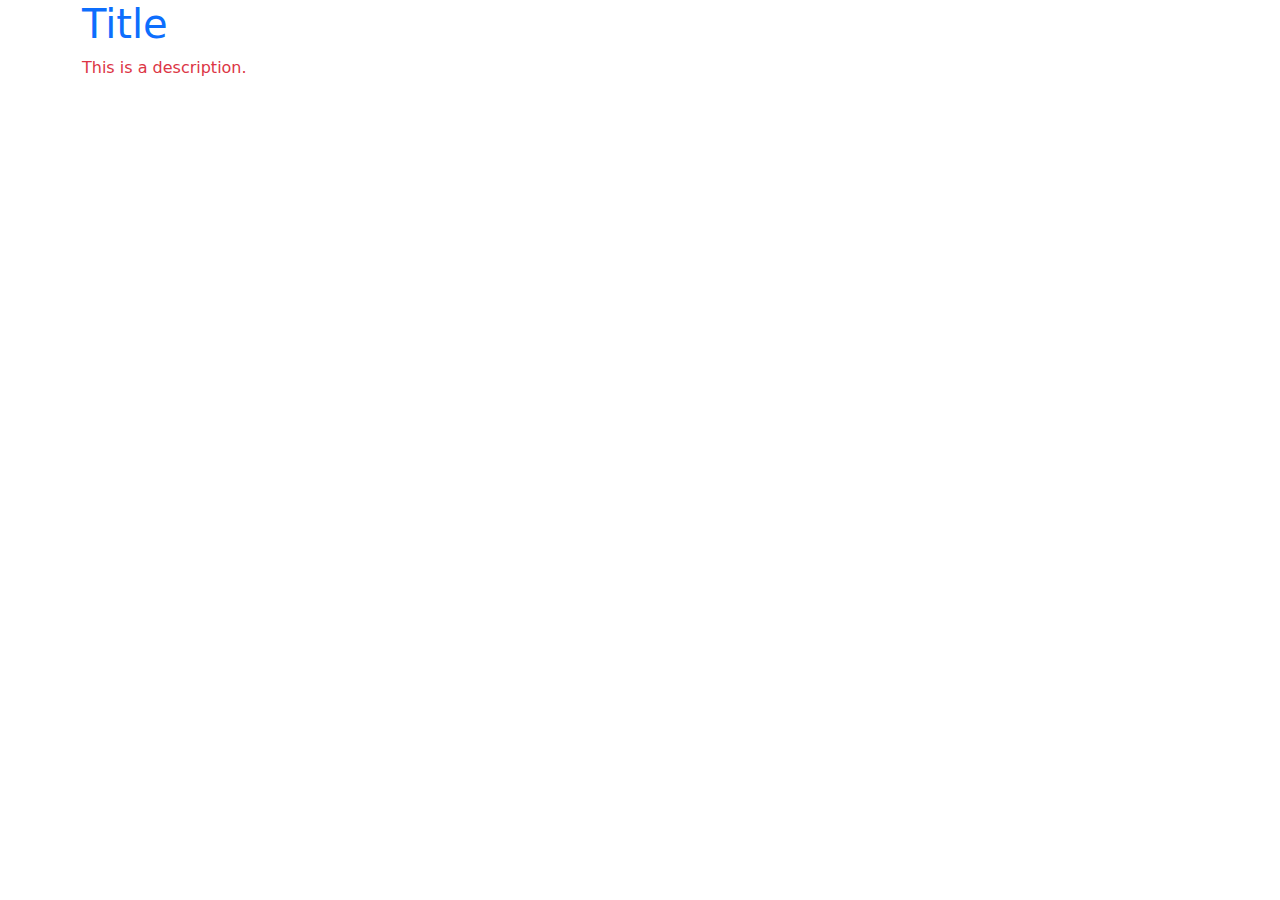
<file: bootstrap.html>
<html>

<head>
    <!-- Bootstrap CSS CDN -->
    <link href="https://cdn.jsdelivr.net/npm/bootstrap@5.3.0/dist/css/bootstrap.min.css" rel="stylesheet">
</head>

<body class="container">

    <h1 class="text-primary">Title</h1>
    <p class="text-danger">This is a description.</p>

    <!-- Bootstrap JS and Popper.js CDN -->
    <script src="https://cdn.jsdelivr.net/npm/bootstrap@5.3.0/dist/js/bootstrap.bundle.min.js"></script>
    
</body>

</html>
</file>
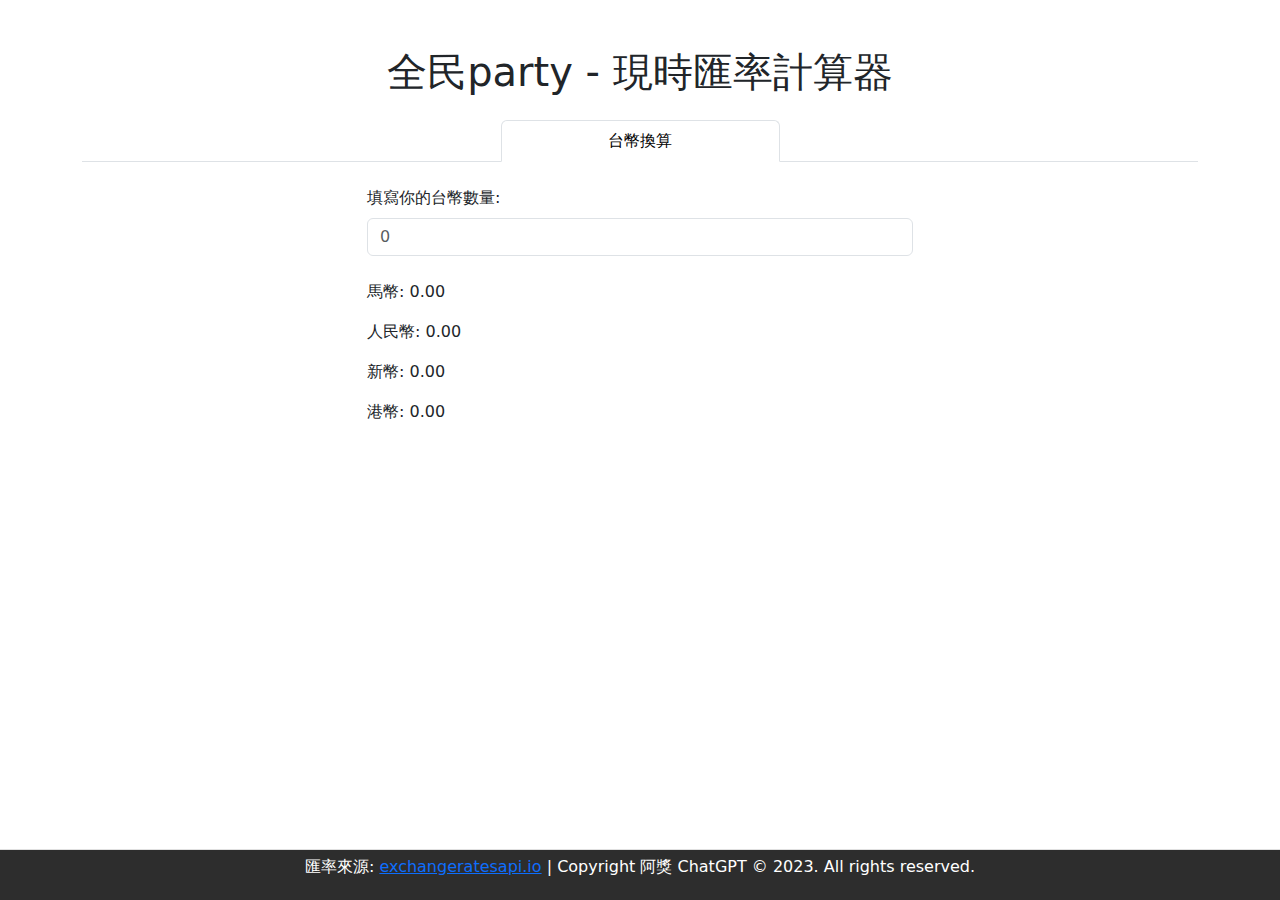
<file: currency.html>
<!DOCTYPE html>
<html lang="en">
<head><meta charset="utf-8"><meta name="viewport" content="width=device-width, initial-scale=1.0">
	<title>Currency Converter</title>
	<link href="https://cdn.jsdelivr.net/npm/bootstrap@5.3.0-alpha1/dist/css/bootstrap.min.css" rel="stylesheet" />
	<link href="style5.css" rel="stylesheet" />
</head>
<body>
<div class="container">

	<h1 class="text-center mt-5">全民party - 現時匯率計算器</h1>

	<ul class="nav nav-tabs mt-4">
		<li class="nav-item"><a class="nav-link active" data-bs-toggle="tab" href="#twd-tab-content" id="twd-tab">台幣換算</a></li>

	</ul>

	<div class="tab-content">

		<!-- TWD Conversion Tab Content -->
		<div aria-labelledby="twd-tab" class="tab-pane fade show active" id="twd-tab-content" role="tabpanel">
			<div class="row mt-4">
				<div class="col-md-6 offset-md-3"><label class="form-label" for="twd">填寫你的台幣數量:</label> 
					<input class="form-control" id="twd" placeholder="0" type="number" />
					<div class="mt-4" id="results">
						<p>馬幣: <span id="myr">0.00</span></p>

						<p>人民幣: <span id="rmb">0.00</span></p>

						<p>新幣: <span id="sgd">0.00</span></p>

						<p>港幣: <span id="hkd">0.00</span></p>
					</div>
				</div>
			</div>
		</div>


	
		<div class="mobile-margin visible-xs"></div>



	</div>
</div>

<div class="mt-5" id="copyright">
	<p>匯率來源: <a href="https://exchangeratesapi.io/">exchangeratesapi.io</a> | Copyright 阿獎 ChatGPT &copy; 2023. All rights reserved.</p>
</div>
<script src="https://code.jquery.com/jquery-3.6.0.min.js"></script><script src="https://cdn.jsdelivr.net/npm/@popperjs/core@2.11.6/dist/umd/popper.min.js"></script><script src="https://cdn.jsdelivr.net/npm/bootstrap@5.3.0-alpha1/dist/js/bootstrap.min.js"></script><script src="myscript1.js"></script></body>
</html>
</file>
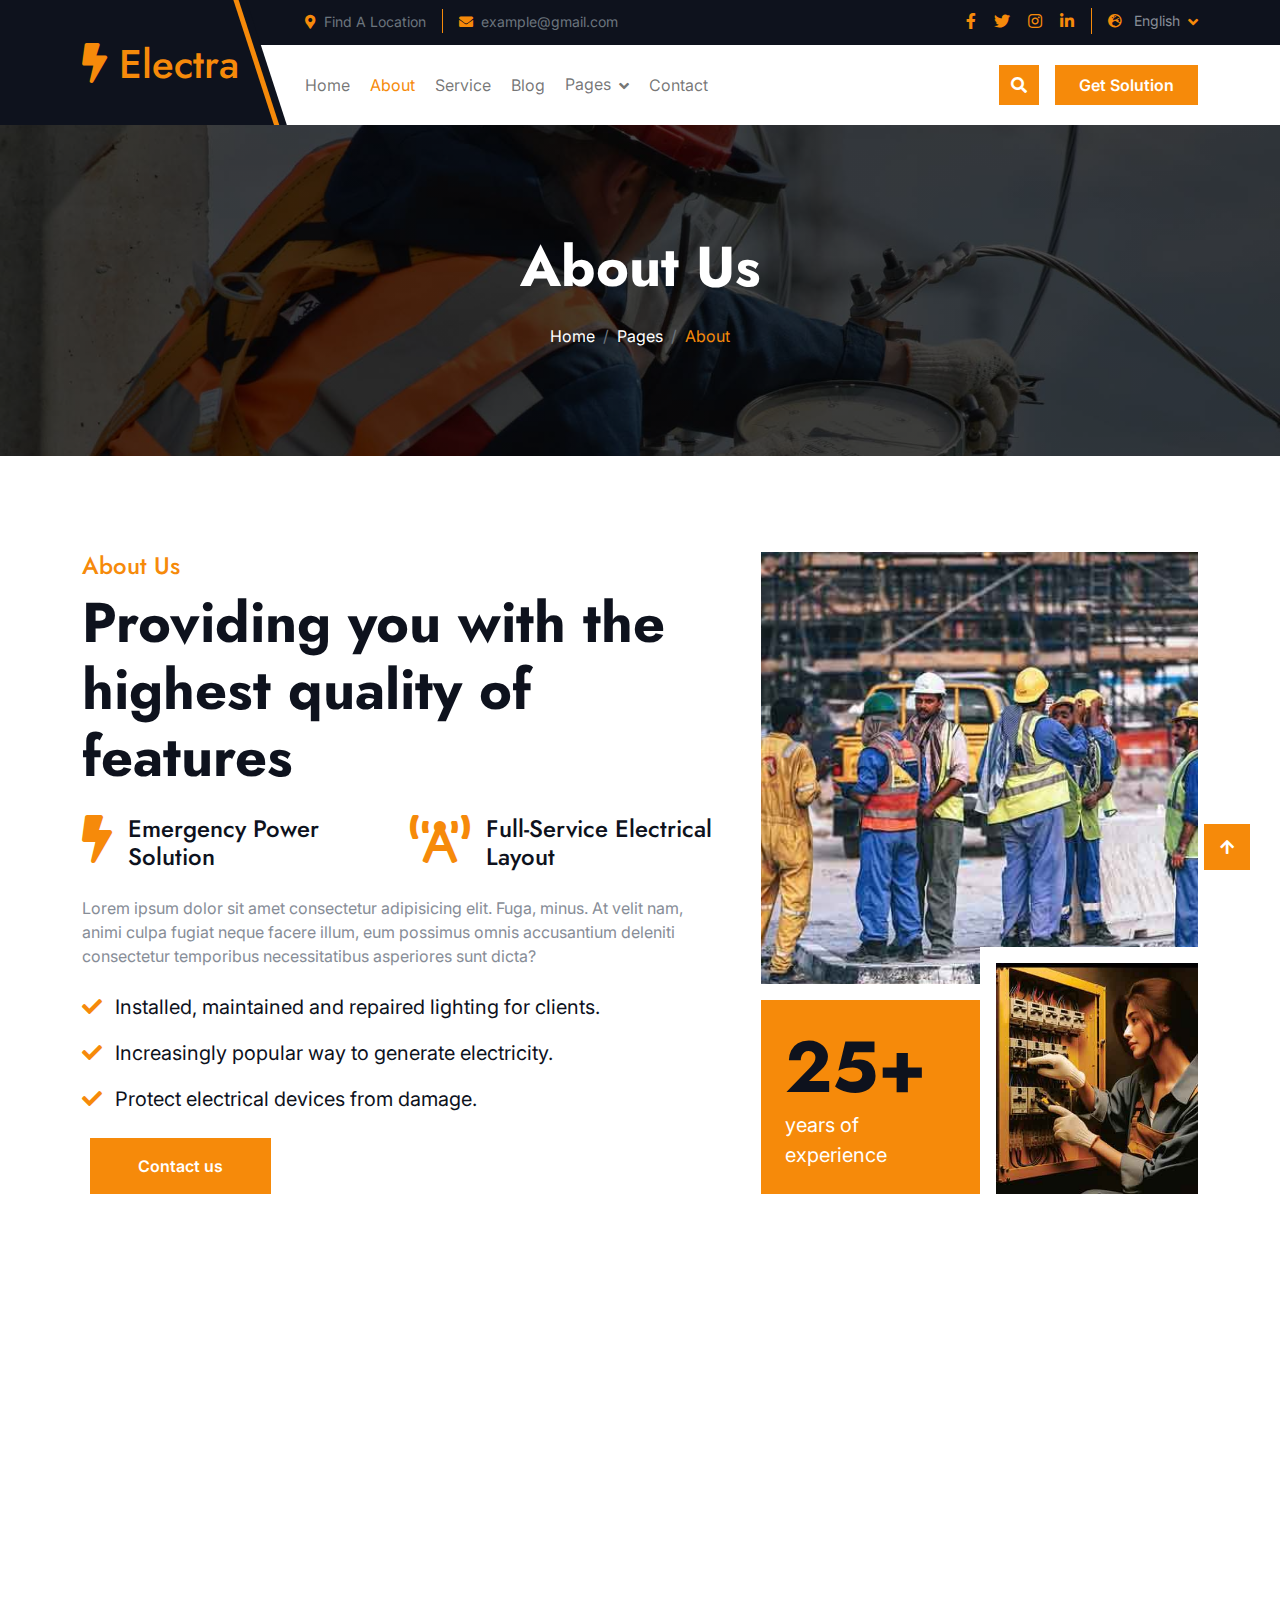
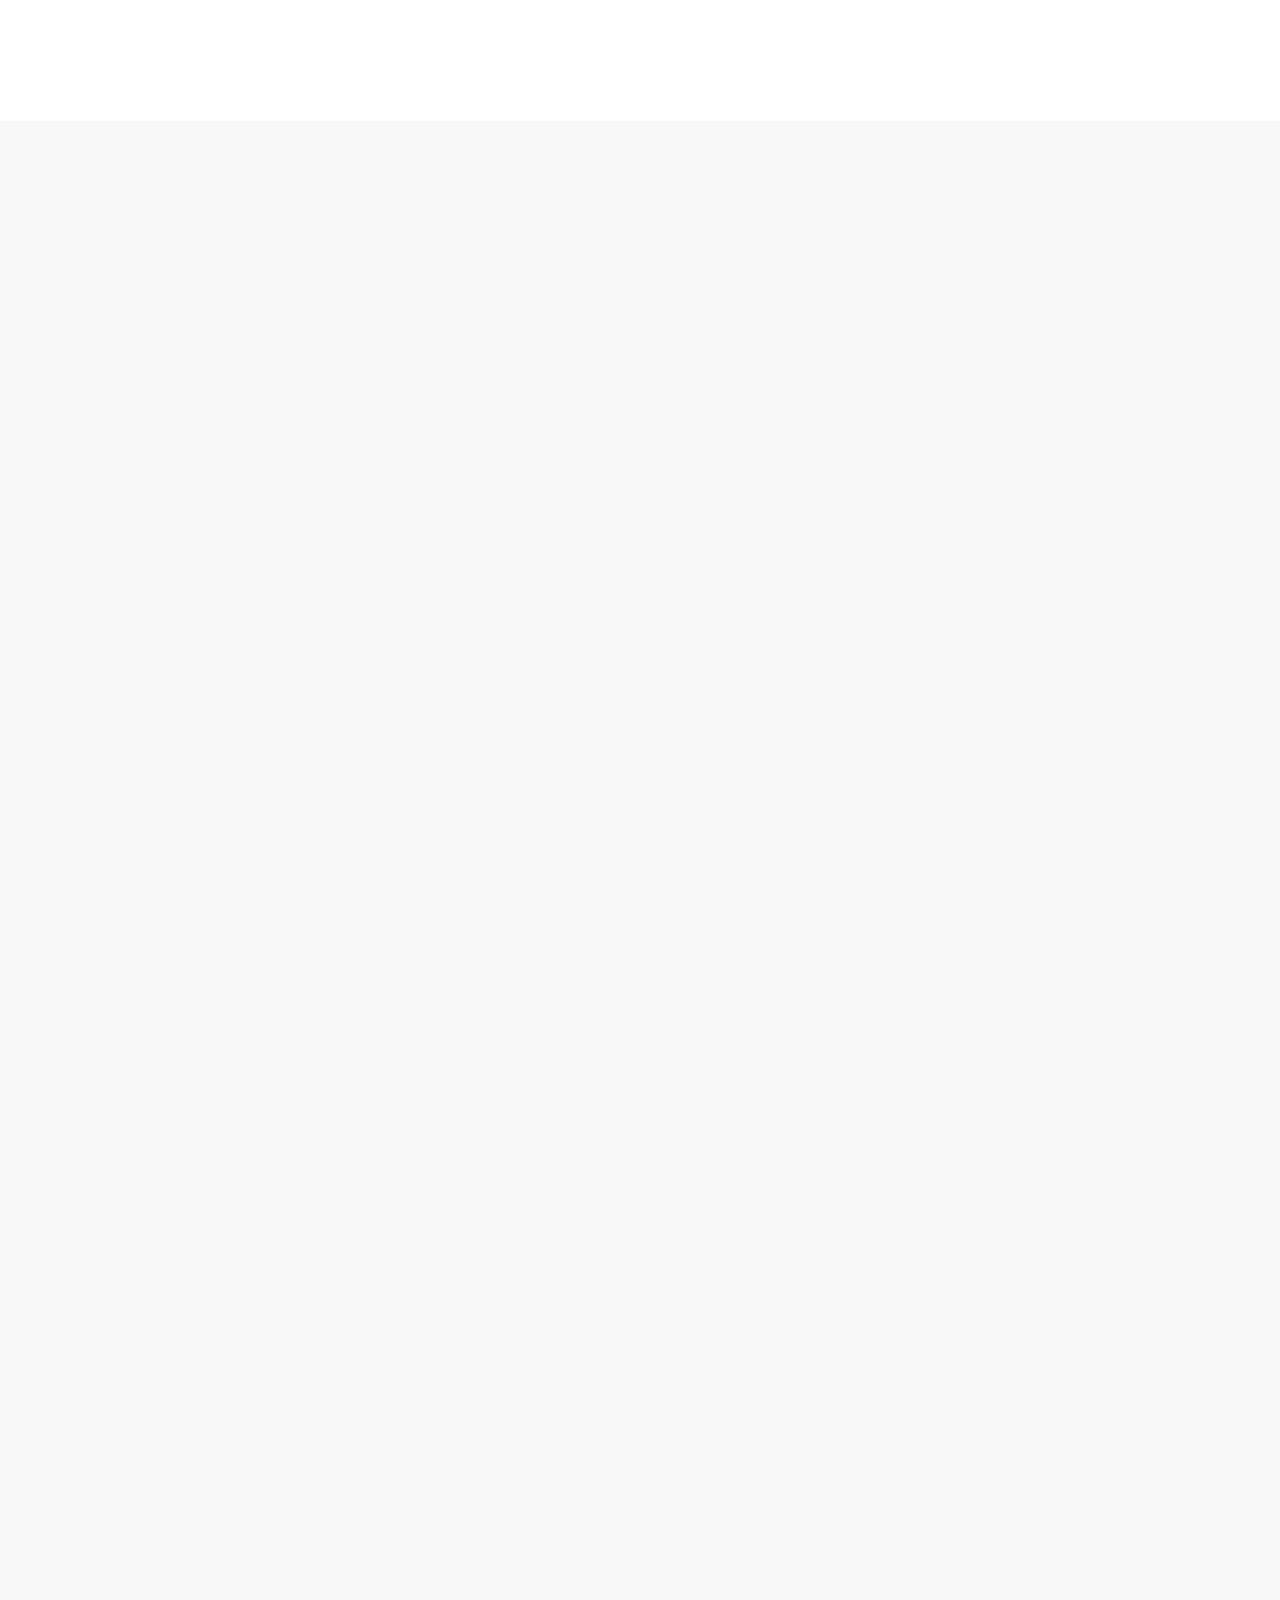
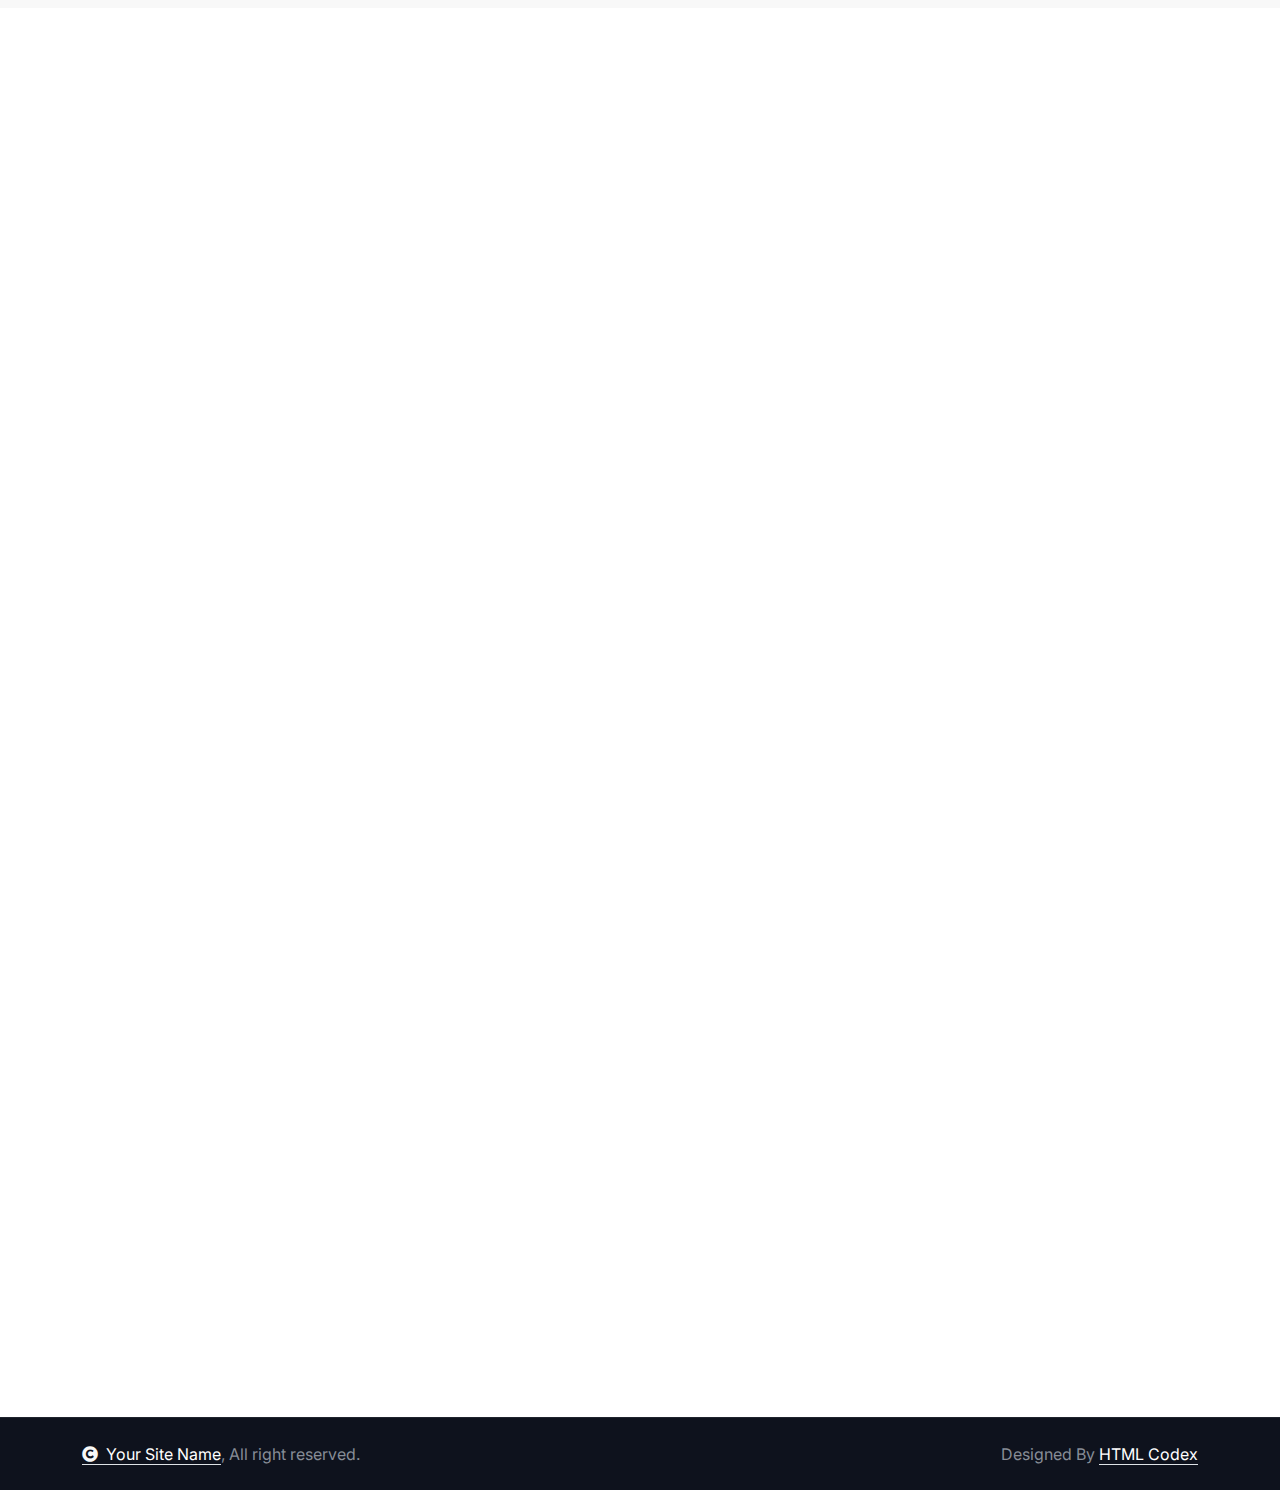
<file: electrical-website-template/about.html>
<!DOCTYPE html>
<html lang="en">

    <head>
        <meta charset="utf-8">
        <title>Electra - Electrical Website Template</title>
        <meta content="width=device-width, initial-scale=1.0" name="viewport">
        <meta content="" name="keywords">
        <meta content="" name="description">

        <!-- Google Web Fonts -->
        <link rel="preconnect" href="https://fonts.googleapis.com">
        <link rel="preconnect" href="https://fonts.gstatic.com" crossorigin>
        <link href="https://fonts.googleapis.com/css2?family=Inter:wght@100..900&family=Edu+TAS+Beginner:wght@400..700&family=Jost:ital,wght@0,100..900;1,100..900&display=swap" rel="stylesheet">

        <!-- Icon Font Stylesheet -->
        <link rel="stylesheet" href="https://use.fontawesome.com/releases/v5.15.4/css/all.css"/>
        <link href="https://cdn.jsdelivr.net/npm/bootstrap-icons@1.4.1/font/bootstrap-icons.css" rel="stylesheet">

        <!-- Libraries Stylesheet -->
        <link rel="stylesheet" href="lib/animate/animate.min.css"/>
        <link href="lib/owlcarousel/assets/owl.carousel.min.css" rel="stylesheet">


        <!-- Customized Bootstrap Stylesheet -->
        <link href="css/bootstrap.min.css" rel="stylesheet">

        <!-- Template Stylesheet -->
        <link href="css/style.css" rel="stylesheet">
    </head>

    <body>

        <!-- Spinner Start -->
        <div id="spinner" class="show bg-white position-fixed translate-middle w-100 vh-100 top-50 start-50 d-flex align-items-center justify-content-center">
            <div class="spinner-border text-primary" style="width: 3rem; height: 3rem;" role="status">
                <span class="sr-only">Loading...</span>
            </div>
        </div>
        <!-- Spinner End -->

        

        <!-- Navbar & Hero Start -->
        <div class="container-fluid header-top">
            <div class="container d-flex align-items-center">
                <div class="d-flex align-items-center h-100">
                    <a href="#" class="navbar-brand" style="height: 125px;">
                        <h1 class="text-primary mb-0"><i class="fas fa-bolt"></i> Electra</h1>
                        <!-- <img src="img/logo.png" alt="Logo"> -->
                    </a>
                </div>
                <div class="w-100 h-100">
                    <div class="topbar px-0 py-2 d-none d-lg-block" style="height: 45px;">
                        <div class="row gx-0 align-items-center">
                            <div class="col-lg-8 text-center text-lg-center mb-lg-0">
                                <div class="d-flex flex-wrap">
                                    <div class="border-end border-primary pe-3">
                                        <a href="#" class="text-muted small"><i class="fas fa-map-marker-alt text-primary me-2"></i>Find A Location</a>
                                    </div>
                                    <div class="ps-3">
                                        <a href="mailto:example@gmail.com" class="text-muted small"><i class="fas fa-envelope text-primary me-2"></i>example@gmail.com</a>
                                    </div>
                                </div>
                            </div>
                            <div class="col-lg-4 text-center text-lg-end">
                                <div class="d-flex justify-content-end">
                                    <div class="d-flex border-end border-primary pe-3">
                                        <a class="btn p-0 text-primary me-3" href="#"><i class="fab fa-facebook-f"></i></a>
                                        <a class="btn p-0 text-primary me-3" href="#"><i class="fab fa-twitter"></i></a>
                                        <a class="btn p-0 text-primary me-3" href="#"><i class="fab fa-instagram"></i></a>
                                        <a class="btn p-0 text-primary me-0" href="#"><i class="fab fa-linkedin-in"></i></a>
                                    </div>
                                    <div class="dropdown ms-3">
                                        <a href="#" class="dropdown-toggle text-white" data-bs-toggle="dropdown"><small class="text-body"><i class="fas fa-globe-europe text-primary me-2"></i> English</small></a>
                                        <div class="dropdown-menu">
                                            <a href="#" class="dropdown-item">English</a>
                                            <a href="#" class="dropdown-item">Bangla</a>
                                            <a href="#" class="dropdown-item">French</a>
                                            <a href="#" class="dropdown-item">Spanish</a>
                                            <a href="#" class="dropdown-item">Arabic</a>
                                        </div>
                                    </div>
                                </div>
                            </div>
                        </div>
                    </div>
                    <div class="nav-bar px-0 py-lg-0" style="height: 80px;">
                        <nav class="navbar navbar-expand-lg navbar-light d-flex justify-content-lg-end">
                            <a href="#" class="navbar-brand-2">
                                <h1 class="text-primary mb-0"><i class="fas fa-bolt"></i> Electra</h1>
                                <!-- <img src="img/logo.png" alt="Logo"> -->
                            </a>  
                            <button class="navbar-toggler" type="button" data-bs-toggle="collapse" data-bs-target="#navbarCollapse">
                                <span class="fa fa-bars"></span>
                            </button>
                            <div class="collapse navbar-collapse" id="navbarCollapse">
                                <div class="navbar-nav mx-0 mx-lg-auto bg-white">
                                    <a href="index.html" class="nav-item nav-link">Home</a>
                                    <a href="about.html" class="nav-item nav-link active">About</a>
                                    <a href="service.html" class="nav-item nav-link">Service</a>
                                    <a href="blog.html" class="nav-item nav-link">Blog</a>
                                    <div class="nav-item dropdown">
                                        <a href="#" class="nav-link" data-bs-toggle="dropdown">
                                            <span class="dropdown-toggle">Pages</span>
                                        </a>
                                        <div class="dropdown-menu">
                                            <a href="project.html" class="dropdown-item">Our projects</a>
                                            <a href="team.html" class="dropdown-item">Our team</a>
                                            <a href="testimonial.html" class="dropdown-item">Testimonial</a>
                                            <a href="404.html" class="dropdown-item">404 Page</a>
                                        </div>
                                    </div>
                                    <a href="contact.html" class="nav-item nav-link">Contact</a>
                                    <div class="nav-btn ps-3">
                                        <button class="btn-search btn btn-primary btn-md-square mt-2 mt-lg-0 mb-4 mb-lg-0 flex-shrink-0" data-bs-toggle="modal" data-bs-target="#searchModal"><i class="fas fa-search"></i></button>
                                        <a href="#" class="btn btn-primary py-2 px-4 ms-0 ms-lg-3"> Get Solution</a>
                                    </div>
                                </div>
                            </div>
                        </nav>
                    </div>
                </div>
            </div>
        </div>
        <!-- Navbar & Hero End -->

        <!-- Modal Search Start -->
        <div class="modal fade" id="searchModal" tabindex="-1" aria-labelledby="exampleModalLabel" aria-hidden="true">
            <div class="modal-dialog modal-fullscreen">
                <div class="modal-content rounded-0">
                    <div class="modal-header">
                        <h5 class="modal-title" id="exampleModalLabel">Search by keyword</h5>
                        <button type="button" class="btn-close" data-bs-dismiss="modal" aria-label="Close"></button>
                    </div>
                    <div class="modal-body d-flex align-items-center bg-primary">
                        <div class="input-group w-75 mx-auto d-flex">
                            <input type="search" class="form-control p-3" placeholder="keywords" aria-describedby="search-icon-1">
                            <span id="search-icon-1" class="btn bg-light border nput-group-text p-3"><i class="fa fa-search"></i></span>
                        </div>
                    </div>
                </div>
            </div>
        </div>
        <!-- Modal Search End -->


        <!-- Header Start -->
        <div class="container-fluid bg-breadcrumb">
            <div class="container text-center py-5" style="max-width: 900px;">
                <h4 class="text-white display-4 mb-4 wow fadeInDown" data-wow-delay="0.1s">About Us</h4>
                <ol class="breadcrumb d-flex justify-content-center mb-0 wow fadeInDown" data-wow-delay="0.3s">
                    <li class="breadcrumb-item"><a href="index.html">Home</a></li>
                    <li class="breadcrumb-item"><a href="#">Pages</a></li>
                    <li class="breadcrumb-item active text-primary">About</li>
                </ol>    
            </div>
        </div>
        <!-- Header End -->


        <!-- About Start -->
        <div class="container-fluid about py-5">
            <div class="container py-5">
                <div class="row g-5">
                    <div class="col-lg-7 wow fadeInLeft" data-wow-delay="0.2s">
                        <div class="h-100">
                            <h4 class="text-primary">About Us</h4>
                            <h1 class="display-4 mb-4">Providing you with the highest quality of features</h1>
                            <div class="row g-4 mb-4">
                                <div class="col-md-6">
                                    <a href="#" class="d-flex">
                                        <span class="fas fa-bolt fa-3x me-3"></span>
                                        <h4 class="mb-0">Emergency Power Solution</h4>
                                    </a>
                                </div>
                                <div class="col-md-6">
                                    <a href="#" class="d-flex">
                                        <span class="fas fa-broadcast-tower fa-3x me-3"></span>
                                        <h4 class="mb-0">Full-Service Electrical Layout</h4>
                                    </a>
                                </div>
                            </div>
                            <p class="mb-4">Lorem ipsum dolor sit amet consectetur adipisicing elit. Fuga, minus. At velit nam, animi culpa fugiat neque facere illum, eum possimus omnis accusantium deleniti consectetur temporibus necessitatibus asperiores sunt dicta?
                            </p>
                            <div class="text-dark mb-4">
                                <p class="fs-5"><span class="fa fa-check text-primary me-2"></span> Installed, maintained and repaired lighting for clients.</p>
                                <p class="fs-5"><span class="fa fa-check text-primary me-2"></span> Increasingly popular way to generate electricity.</p>
                                <p class="fs-5"><span class="fa fa-check text-primary me-2"></span> Protect electrical devices from damage.</p>
                            </div>
                            <a class="btn btn-primary py-3 px-4 px-md-5 ms-2" href="#">Contact us</a>
                        </div>
                    </div>
                    <div class="col-lg-5 wow fadeInRight" data-wow-delay="0.2s">
                        <div class="position-relative h-100">
                            <img src="img/about-1.jpg" class="img-fluid w-100 h-100" style="object-fit: cover;" alt="">
                            <div class="bg-white">
                                <div class="position-absolute pt-3 bg-white" style="width: 50%; left: 0; bottom: 0;">
                                    <div class="bg-primary p-4">
                                        <h4 class="display-2 mb-0">25+</h4>
                                        <p class="text-white fs-5 mb-0">years of experience</p>
                                    </div>
                                </div>
                                <div class="position-absolute p-3 bg-white pb-0 pe-0" style="width: 50%; bottom: 0; right: 0;">
                                    <img src="img/about-2.jpg" class="img-fluid" alt="">
                                </div>
                            </div>
                        </div>
                    </div>
                </div>
            </div>
        </div>
        <!-- About End -->


        <!-- Banner Start -->
         <div class="container-fluid banner py-5 wow zoomIn" data-wow-delay="0.2s">
            <div class="banner-design-1"></div>
            <div class="banner-design-2"></div>
            <div class="container py-5">
                <div class="row g-5">
                    <div class="col-lg-8">
                        <div class="">
                            <h4 class="text-white">Contact With Me</h4>
                            <h1 class="display-4 text-white mb-0">We provide professional electric services for our customer</h1>
                        </div>
                    </div>
                    <div class="col-lg-4">
                        <div class="d-flex align-items-center justify-content-lg-end h-100">
                            <a class="btn btn-primary py-3 px-4 px-md-5 ms-2" href="#">EXPLORE MORE</a>
                        </div>
                    </div>
                </div>
            </div>
         </div>
        <!-- Banner End -->

        <!-- Projects Start -->
        <div class="container-fluid projects bg-light py-5">
            <div class="container py-5">
                <div class="row g-5">
                    <div class="col-lg-5 wow fadeInLeft" data-wow-delay="0.2s">
                        <div>
                            <h4 class="text-primary">Our Projects</h4>
                            <h1 class="display-4 mb-4">How to work Our Electricity Projects</h1>
                            <p class="mb-5">Lorem ipsum, dolor sit amet consectetur adipisicing elit. Voluptatum fugiat quae nihil obcaecati,</p>
                            <ul class="nav">
                                <li class="nav-item bg-white mb-4 w-100">
                                    <a class="d-flex align-items-center h4 mb-0 p-3 active" data-bs-toggle="pill" href="#ProjectsTab-1">
                                        <div class="projects-icon btn-md-square bg-primary text-white me-3"><span class="fas fa-bolt small"></span></div><span>Power Path Unveiling Our process</span>
                                    </a>
                                </li>
                                <li class="nav-item bg-white mb-4 w-100">
                                    <a class="d-flex align-items-center h4 mb-0 p-3" data-bs-toggle="pill" href="#ProjectsTab-2">
                                        <div class="projects-icon btn-md-square bg-primary text-white me-3"><span class="fas fa-charging-station small"></span></div><span>Electro Flow Decoding Our method</span>
                                    </a>
                                </li>
                                <li class="nav-item bg-white mb-4 w-100">
                                    <a class="d-flex align-items-center h4 mb-0 p-3" data-bs-toggle="pill" href="#ProjectsTab-3">
                                        <div class="projects-icon btn-md-square bg-primary text-white me-3"><span class="fas fa-broadcast-tower small"></span></div><span>Energetic Engine Behind Scenes</span>
                                    </a>
                                </li>
                                <li class="nav-item bg-white mb-4 w-100">
                                    <a class="d-flex align-items-center h4 mb-0 p-3" data-bs-toggle="pill" href="#ProjectsTab-4">
                                        <div class="projects-icon btn-md-square bg-primary text-white me-3"><span class="fas fa-bolt small"></span></div><span>Watt Works Discover Operations</span>
                                    </a>
                                </li>
                            </ul>
                        </div>
                    </div>
                    <div class="col-lg-7 wow fadeInRight" data-wow-delay="0.2s">
                        <div class="tab-content">
                            <div id="ProjectsTab-1" class="tab-pane fade show p-0 active">
                                <div class="projects-item">
                                    <img src="img/industrial-1.jpg" class="img-fluid w-100" alt="">
                                    <div class="projects-content bg-white p-4">
                                        <h4 class="mb-3">Power Path Unveiling Our process</h4>
                                        <p class="mb-4">Lorem ipsum dolor, sit amet consectetur adipisicing elit. Consequatur, quo? Enim facere, praesentium voluptatem vero officiis libero fuga rem autem amet recusandae voluptates, dolorem quo magni. Corporis eveniet consequuntur accusantium.
                                        </p>
                                        <a class="btn btn-primary py-2 px-4" href="#">Read More</a>
                                    </div>
                                </div>
                            </div>
                            <div id="ProjectsTab-2" class="tab-pane fade show p-0">
                                <div class="projects-item">
                                    <img src="img/industrial-2.jpg" class="img-fluid w-100" alt="">
                                    <div class="projects-content bg-white p-4">
                                        <h4 class="mb-3">Electro Flow Decoding Our method</h4>
                                        <p class="mb-4">Lorem ipsum dolor, sit amet consectetur adipisicing elit. Consequatur, quo? Enim facere, praesentium voluptatem vero officiis libero fuga rem autem amet recusandae voluptates, dolorem quo magni. Corporis eveniet consequuntur accusantium.
                                        </p>
                                        <a class="btn btn-primary py-2 px-4" href="#">Read More</a>
                                    </div>
                                </div>
                            </div>
                            <div id="ProjectsTab-3" class="tab-pane fade show p-0">
                                <div class="projects-item">
                                    <img src="img/commercial-1.jpg" class="img-fluid w-100" alt="">
                                    <div class="projects-content bg-white p-4">
                                        <h4 class="mb-3">Energetic Engine Behind Scenes</h4>
                                        <p class="mb-4">Lorem ipsum dolor, sit amet consectetur adipisicing elit. Consequatur, quo? Enim facere, praesentium voluptatem vero officiis libero fuga rem autem amet recusandae voluptates, dolorem quo magni. Corporis eveniet consequuntur accusantium.
                                        </p>
                                        <a class="btn btn-primary py-2 px-4" href="#">Read More</a>
                                    </div>
                                </div>
                            </div>
                            <div id="ProjectsTab-4" class="tab-pane fade show p-0">
                                <div class="projects-item">
                                    <img src="img/commercial-2.jpg" class="img-fluid w-100" alt="">
                                    <div class="projects-content bg-white p-4">
                                        <h4 class="mb-4">Watt Works Discover Operations</h4>
                                        <p class="mb-4">Lorem ipsum dolor, sit amet consectetur adipisicing elit. Consequatur, quo? Enim facere, praesentium voluptatem vero officiis libero fuga rem autem amet recusandae voluptates, dolorem quo magni. Corporis eveniet consequuntur accusantium.
                                        </p>
                                        <a class="btn btn-primary py-2 px-4" href="#">Read More</a>
                                    </div>
                                </div>
                            </div>
                        </div>
                    </div>
                </div>
            </div>
        </div>
        <!-- Projects End -->


        <!-- FAQ Start -->
        <div class="container-fluid faq-section bg-light pb-5">
            <div class="container pb-5">
                <div class="row g-5">
                    <div class="col-lg-6 wow fadeInLeft" data-wow-delay="0.2s">
                        <h4 class="text-primary">Some Important FAQ's</h4>
                        <h1 class="display-4 mb-4">Common Frequently Asked Questions?</h1>
                        <p class="mb-4">Lorem ipsum dolor sit amet consectetur adipisicing elit. Eveniet pariatur sapiente, modi perspiciatis earum ab inventore vitae consequatur tempore quibusdam?
                        </p>
                        <a class="btn btn-primary py-3 px-5" href="#">Have Any Questions</a>
                    </div>
                    <div class="col-xl-6 wow fadeInRight" data-wow-delay="0.4s">
                        <div class="h-100">
                            <div class="accordion" id="accordionExample">
                                <div class="accordion-item">
                                    <h2 class="accordion-header" id="headingOne">
                                        <button class="accordion-button" type="button" data-bs-toggle="collapse" data-bs-target="#collapseOne" aria-expanded="true" aria-controls="collapseOne">
                                            Q: How Do I Sing Up For Your Electricity Services?
                                        </button>
                                    </h2>
                                    <div id="collapseOne" class="accordion-collapse collapse show active" aria-labelledby="headingOne" data-bs-parent="#accordionExample">
                                        <div class="accordion-body">
                                            A: Leverage agile frameworks to provide a robust synopsis for high level overviews. Iterative approaches to corporate strategy foster collaborative thinking to further the overall value proposition.
                                        </div>
                                    </div>
                                </div>
                                <div class="accordion-item">
                                    <h2 class="accordion-header" id="headingTwo">
                                        <button class="accordion-button collapsed" type="button" data-bs-toggle="collapse" data-bs-target="#collapseTwo" aria-expanded="false" aria-controls="collapseTwo">
                                            Q: What Types Of Electricity Plans Do You Offer?
                                        </button>
                                    </h2>
                                    <div id="collapseTwo" class="accordion-collapse collapse" aria-labelledby="headingTwo" data-bs-parent="#accordionExample">
                                        <div class="accordion-body">
                                            A: Leverage agile frameworks to provide a robust synopsis for high level overviews. Iterative approaches to corporate strategy foster collaborative thinking to further the overall value proposition.
                                        </div>
                                    </div>
                                </div>
                                <div class="accordion-item">
                                    <h2 class="accordion-header" id="headingThree">
                                        <button class="accordion-button collapsed" type="button" data-bs-toggle="collapse" data-bs-target="#collapseThree" aria-expanded="false" aria-controls="collapseThree">
                                            Q: What Are Your Billing And Payment Options?
                                        </button>
                                    </h2>
                                    <div id="collapseThree" class="accordion-collapse collapse" aria-labelledby="headingThree" data-bs-parent="#accordionExample">
                                        <div class="accordion-body">
                                            A: Leverage agile frameworks to provide a robust synopsis for high level overviews. Iterative approaches to corporate strategy foster collaborative thinking to further the overall value proposition.
                                        </div>
                                    </div>
                                </div>
                                <div class="accordion-item">
                                    <h2 class="accordion-header" id="headingFour">
                                        <button class="accordion-button collapsed" type="button" data-bs-toggle="collapse" data-bs-target="#collapseFour" aria-expanded="false" aria-controls="collapseFour">
                                            Q: How Can I Track My Energy Usage With Your Services?
                                        </button>
                                    </h2>
                                    <div id="collapseFour" class="accordion-collapse collapse" aria-labelledby="headingFour" data-bs-parent="#accordionExample">
                                        <div class="accordion-body">
                                            A: Leverage agile frameworks to provide a robust synopsis for high level overviews. Iterative approaches to corporate strategy foster collaborative thinking to further the overall value proposition.
                                        </div>
                                    </div>
                                </div>
                            </div>
                        </div>
                    </div>
                </div>
            </div>
         </div>
        <!-- FAQ End -->


        <!-- Team Start -->
         <div class="container-fluid team py-5">
            <div class="container py-5">
                <div class="d-flex flex-column mx-auto text-center mb-5 wow fadeInUp" data-wow-delay="0.2s" style="max-width: 800px;">
                    <h4 class="text-primary">Our Team</h4>
                    <h1 class="display-4 mb-4">Electricity Service offerings</h1>
                    <p class="mb-0">Lorem ipsum dolor sit amet consectetur adipisicing elit. Quidem, deserunt provident ab voluptates rerum eaque eum magni autem atque in minus laboriosam corrupti deleniti voluptatibus rem reiciendis modi veniam animi?
                    </p>
                </div>
                <div class="row g-4">
                    <div class="col-md-6 col-lg-3 wow fadeInUp" data-wow-delay="0.2s">
                        <div class="team-item">
                            <div class="team-img">
                                <img src="img/team-1.jpg" class="img-fluid w-100" alt="">
                                <div class="team-icon">
                                    <a class="btn btn-square btn-primary mb-2" href=""><i class="fab fa-facebook-f"></i></a>
                                    <a class="btn btn-square btn-primary mb-2" href=""><i class="fab fa-twitter"></i></a>
                                    <a class="btn btn-square btn-primary mb-2" href=""><i class="fab fa-instagram"></i></a>
                                    <a class="btn btn-square btn-primary mb-2" href=""><i class="fab fa-linkedin-in"></i></a>
                                </div>
                            </div>
                            <div class="team-content bg-light text-center p-4">
                                <h4>Shoaib Bashir</h4>
                                <p class="mb-0">Profession</p>
                            </div>
                        </div>
                    </div>
                    <div class="col-md-6 col-lg-3 wow fadeInUp" data-wow-delay="0.4s">
                        <div class="team-item">
                            <div class="team-img">
                                <img src="img/team-2.jpg" class="img-fluid w-100" alt="">
                                <div class="team-icon">
                                    <a class="btn btn-square btn-primary mb-2" href=""><i class="fab fa-facebook-f"></i></a>
                                    <a class="btn btn-square btn-primary mb-2" href=""><i class="fab fa-twitter"></i></a>
                                    <a class="btn btn-square btn-primary mb-2" href=""><i class="fab fa-instagram"></i></a>
                                    <a class="btn btn-square btn-primary mb-2" href=""><i class="fab fa-linkedin-in"></i></a>
                                </div>
                            </div>
                            <div class="team-content bg-light text-center p-4">
                                <h4>Shoaib Bashir</h4>
                                <p class="mb-0">Profession</p>
                            </div>
                        </div>
                    </div>
                    <div class="col-md-6 col-lg-3 wow fadeInUp" data-wow-delay="0.6s">
                        <div class="team-item">
                            <div class="team-img">
                                <img src="img/team-3.jpg" class="img-fluid w-100" alt="">
                                <div class="team-icon">
                                    <a class="btn btn-square btn-primary mb-2" href=""><i class="fab fa-facebook-f"></i></a>
                                    <a class="btn btn-square btn-primary mb-2" href=""><i class="fab fa-twitter"></i></a>
                                    <a class="btn btn-square btn-primary mb-2" href=""><i class="fab fa-instagram"></i></a>
                                    <a class="btn btn-square btn-primary mb-2" href=""><i class="fab fa-linkedin-in"></i></a>
                                </div>
                            </div>
                            <div class="team-content bg-light text-center p-4">
                                <h4>Shoaib Bashir</h4>
                                <p class="mb-0">Profession</p>
                            </div>
                        </div>
                    </div>
                    <div class="col-md-6 col-lg-3 wow fadeInUp" data-wow-delay="0.8s">
                        <div class="team-item">
                            <div class="team-img">
                                <img src="img/team-4.jpg" class="img-fluid w-100" alt="">
                                <div class="team-icon">
                                    <a class="btn btn-square btn-primary mb-2" href=""><i class="fab fa-facebook-f"></i></a>
                                    <a class="btn btn-square btn-primary mb-2" href=""><i class="fab fa-twitter"></i></a>
                                    <a class="btn btn-square btn-primary mb-2" href=""><i class="fab fa-instagram"></i></a>
                                    <a class="btn btn-square btn-primary mb-2" href=""><i class="fab fa-linkedin-in"></i></a>
                                </div>
                            </div>
                            <div class="team-content bg-light text-center p-4">
                                <h4>Shoaib Bashir</h4>
                                <p class="mb-0">Profession</p>
                            </div>
                        </div>
                    </div>
                </div>
            </div>
         </div>
        <!-- Team End -->

        <!-- Footer Start -->
        <div class="container-fluid footer bg-dark py-5 wow fadeIn" data-wow-delay="0.2s">
            <div class="container py-5">
                <div class="row g-5 mb-5 align-items-center">
                    <div class="col-lg-7">
                        <div class="position-relative mx-auto">
                            <input class="form-control w-100 py-3 ps-4 pe-5" type="text" placeholder="Email address to Subscribe">
                            <button type="button" class="btn btn-primary position-absolute top-0 end-0 py-2 px-4 mt-2 me-2">Subscribe</button>
                        </div>
                    </div>
                    <div class="col-lg-5">
                        <div class="d-flex align-items-center justify-content-center justify-content-lg-end">
                            <a class="btn btn-light btn-md-square me-3" href=""><i class="fab fa-facebook-f"></i></a>
                            <a class="btn btn-light btn-md-square me-3" href=""><i class="fab fa-twitter"></i></a>
                            <a class="btn btn-light btn-md-square me-3" href=""><i class="fab fa-instagram"></i></a>
                            <a class="btn btn-light btn-md-square me-0" href=""><i class="fab fa-linkedin-in"></i></a>
                        </div>
                    </div>
                </div>
                <div class="row g-5">
                    <div class="col-md-6 col-lg-6 col-xl-3">
                        <div class="footer-item d-flex flex-column">
                            <div class="footer-item">
                                <h3 class="text-white mb-4"><i class="fas fa-bolt text-primary me-3"></i>Electra</h3>
                                <p class="mb-3">Dolor amet sit justo amet elitr clita ipsum elitr est.Lorem ipsum dolor sit amet, consectetur adipiscing elit consectetur adipiscing elit.</p>
                            </div>
                        </div>
                    </div>
                    <div class="col-md-6 col-lg-6 col-xl-3">
                        <div class="footer-item d-flex flex-column">
                            <h4 class="text-white mb-4">Quick Links</h4>
                            <a href="#"> Home</a>
                            <a href="#"> About us</a>
                            <a href="#"> Service</a>
                            <a href="#"> Testimonial</a>
                            <a href="#"> Contact Us</a>
                        </div>
                    </div>
                    <div class="col-md-6 col-lg-6 col-xl-3">
                        <div class="footer-item d-flex flex-column">
                            <h4 class="text-white mb-4">Electricity service</h4>
                            <a href="#"> Air Conditioning</a>
                            <a href="#"> Electrical Panels</a>
                            <a href="#"> Security System</a>
                            <a href="#"> Indoor Lighting</a>
                            <a href="#"> Electrical Services</a>
                        </div>
                    </div>
                    <div class="col-md-6 col-lg-6 col-xl-3">
                        <div class="footer-item d-flex flex-column">
                            <h4 class="text-white mb-4">Contact Info</h4>
                            <a href="#"><i class="fa fa-map-marker-alt text-primary me-2"></i> 123 Street, New York, USA</a>
                            <a href="mailto:info@example.com"><i class="fas fa-envelope text-primary me-2"></i> info@example.com</a>
                            <a href="mailto:info@example.com"><i class="fas fa-envelope text-primary me-2"></i> info@example.com</a>
                            <a href="tel:+012 345 67890"><i class="fas fa-phone text-primary me-2"></i> +012 345 67890</a>
                            <a href="tel:+012 345 67890" class="mb-3"><i class="fas fa-print text-primary me-2"></i> +012 345 67890</a>
                        </div>
                    </div>
                </div>
            </div>
        </div>
        <!-- Footer End -->

        
        <!-- Copyright Start -->
        <div class="container-fluid copyright py-4">
            <div class="container">
                <div class="row g-4 align-items-center">
                    <div class="col-md-6 text-center text-md-start mb-md-0">
                        <span class="text-body"><a href="#" class="border-bottom text-white"><i class="fas fa-copyright text-light me-2"></i>Your Site Name</a>, All right reserved.</span>
                    </div>
                    <div class="col-md-6 text-center text-md-end text-body">
                        <!--/*** This template is free as long as you keep the below author’s credit link/attribution link/backlink. ***/-->
                        <!--/*** If you'd like to use the template without the below author’s credit link/attribution link/backlink, ***/-->
                        <!--/*** you can purchase the Credit Removal License from "https://htmlcodex.com/credit-removal". ***/-->
                        Designed By <a class="border-bottom text-white" href="https://htmlcodex.com">HTML Codex</a>
                    </div>
                </div>
            </div>
        </div>
        <!-- Copyright End -->

         


        


        <!-- Back to Top -->
        <a href="#" class="btn btn-primary btn-lg-square back-to-top"><i class="fa fa-arrow-up"></i></a>   

        
        <!-- JavaScript Libraries -->
        <script src="https://ajax.googleapis.com/ajax/libs/jquery/3.6.4/jquery.min.js"></script>
        <script src="https://cdn.jsdelivr.net/npm/bootstrap@5.0.0/dist/js/bootstrap.bundle.min.js"></script>
        <script src="lib/wow/wow.min.js"></script>
        <script src="lib/easing/easing.min.js"></script>
        <script src="lib/waypoints/waypoints.min.js"></script>
        <script src="lib/owlcarousel/owl.carousel.min.js"></script>
        

        <!-- Template Javascript -->
        <script src="js/main.js"></script>
    </body>

</html>
</file>
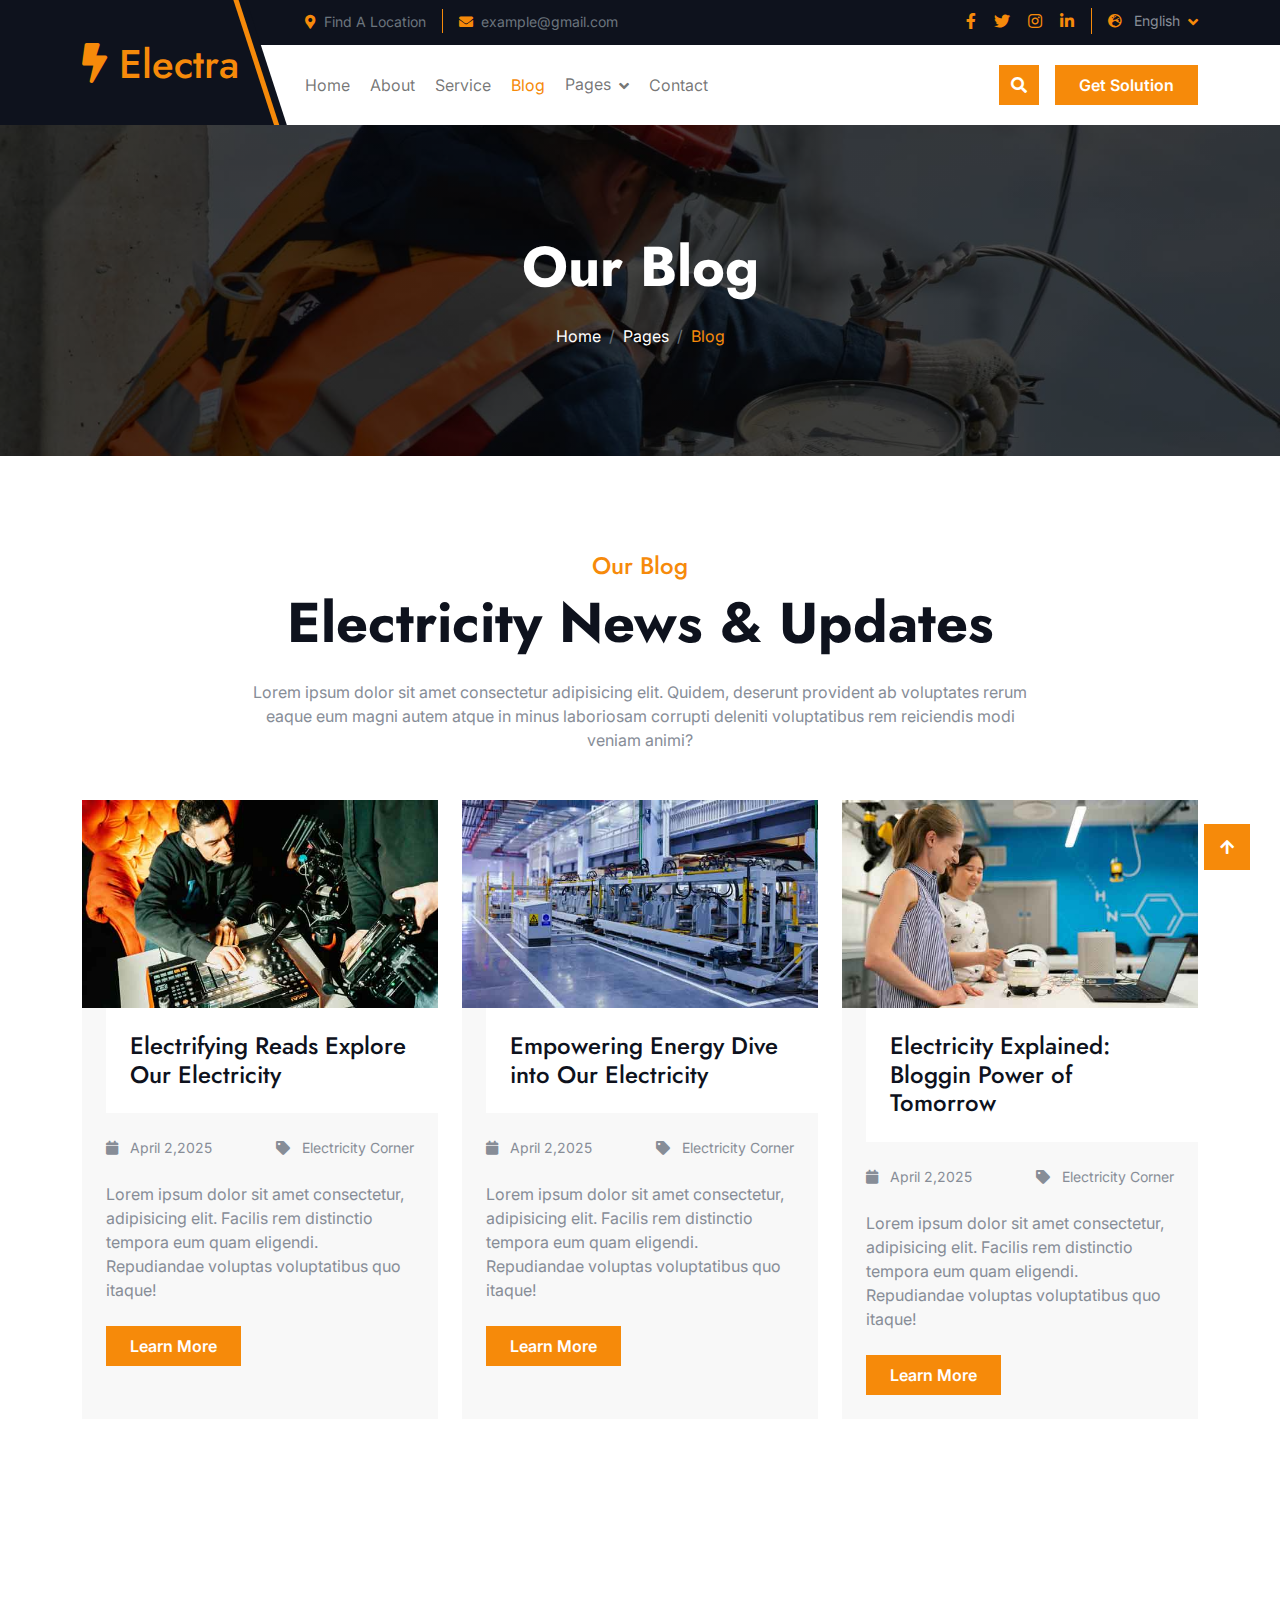
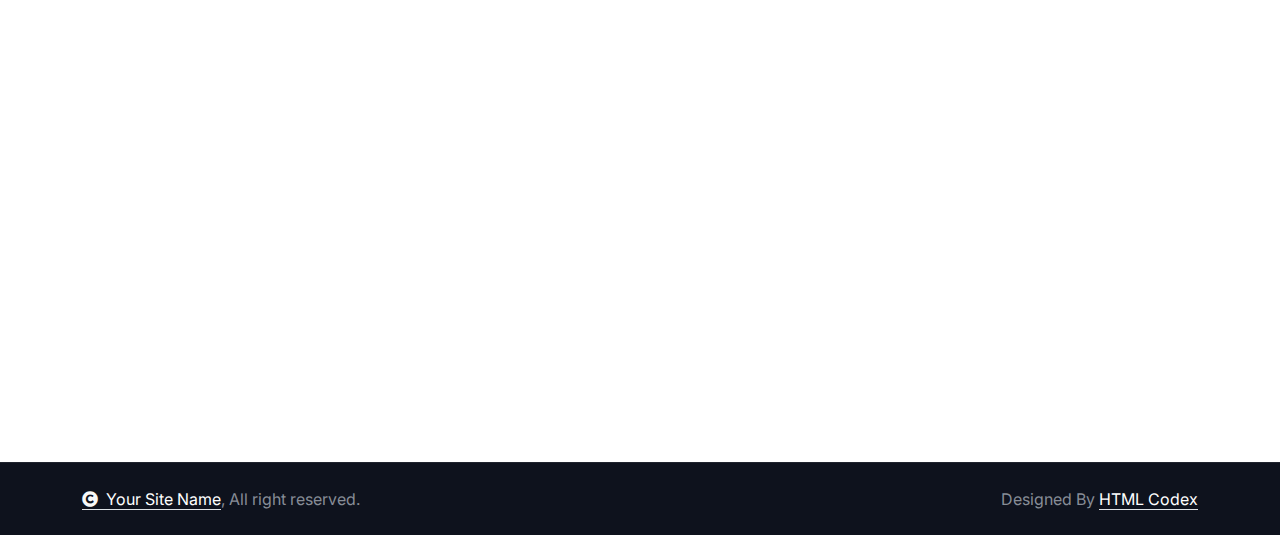
<file: electrical-website-template/blog.html>
<!DOCTYPE html>
<html lang="en">

    <head>
        <meta charset="utf-8">
        <title>Electra - Electrical Website Template</title>
        <meta content="width=device-width, initial-scale=1.0" name="viewport">
        <meta content="" name="keywords">
        <meta content="" name="description">

        <!-- Google Web Fonts -->
        <link rel="preconnect" href="https://fonts.googleapis.com">
        <link rel="preconnect" href="https://fonts.gstatic.com" crossorigin>
        <link href="https://fonts.googleapis.com/css2?family=Inter:wght@100..900&family=Edu+TAS+Beginner:wght@400..700&family=Jost:ital,wght@0,100..900;1,100..900&display=swap" rel="stylesheet">

        <!-- Icon Font Stylesheet -->
        <link rel="stylesheet" href="https://use.fontawesome.com/releases/v5.15.4/css/all.css"/>
        <link href="https://cdn.jsdelivr.net/npm/bootstrap-icons@1.4.1/font/bootstrap-icons.css" rel="stylesheet">

        <!-- Libraries Stylesheet -->
        <link rel="stylesheet" href="lib/animate/animate.min.css"/>
        <link href="lib/owlcarousel/assets/owl.carousel.min.css" rel="stylesheet">


        <!-- Customized Bootstrap Stylesheet -->
        <link href="css/bootstrap.min.css" rel="stylesheet">

        <!-- Template Stylesheet -->
        <link href="css/style.css" rel="stylesheet">
    </head>

    <body>

        <!-- Spinner Start -->
        <div id="spinner" class="show bg-white position-fixed translate-middle w-100 vh-100 top-50 start-50 d-flex align-items-center justify-content-center">
            <div class="spinner-border text-primary" style="width: 3rem; height: 3rem;" role="status">
                <span class="sr-only">Loading...</span>
            </div>
        </div>
        <!-- Spinner End -->

        

        <!-- Navbar & Hero Start -->
        <div class="container-fluid header-top">
            <div class="container d-flex align-items-center">
                <div class="d-flex align-items-center h-100">
                    <a href="#" class="navbar-brand" style="height: 125px;">
                        <h1 class="text-primary mb-0"><i class="fas fa-bolt"></i> Electra</h1>
                        <!-- <img src="img/logo.png" alt="Logo"> -->
                    </a>
                </div>
                <div class="w-100 h-100">
                    <div class="topbar px-0 py-2 d-none d-lg-block" style="height: 45px;">
                        <div class="row gx-0 align-items-center">
                            <div class="col-lg-8 text-center text-lg-center mb-lg-0">
                                <div class="d-flex flex-wrap">
                                    <div class="border-end border-primary pe-3">
                                        <a href="#" class="text-muted small"><i class="fas fa-map-marker-alt text-primary me-2"></i>Find A Location</a>
                                    </div>
                                    <div class="ps-3">
                                        <a href="mailto:example@gmail.com" class="text-muted small"><i class="fas fa-envelope text-primary me-2"></i>example@gmail.com</a>
                                    </div>
                                </div>
                            </div>
                            <div class="col-lg-4 text-center text-lg-end">
                                <div class="d-flex justify-content-end">
                                    <div class="d-flex border-end border-primary pe-3">
                                        <a class="btn p-0 text-primary me-3" href="#"><i class="fab fa-facebook-f"></i></a>
                                        <a class="btn p-0 text-primary me-3" href="#"><i class="fab fa-twitter"></i></a>
                                        <a class="btn p-0 text-primary me-3" href="#"><i class="fab fa-instagram"></i></a>
                                        <a class="btn p-0 text-primary me-0" href="#"><i class="fab fa-linkedin-in"></i></a>
                                    </div>
                                    <div class="dropdown ms-3">
                                        <a href="#" class="dropdown-toggle text-white" data-bs-toggle="dropdown"><small class="text-body"><i class="fas fa-globe-europe text-primary me-2"></i> English</small></a>
                                        <div class="dropdown-menu">
                                            <a href="#" class="dropdown-item">English</a>
                                            <a href="#" class="dropdown-item">Bangla</a>
                                            <a href="#" class="dropdown-item">French</a>
                                            <a href="#" class="dropdown-item">Spanish</a>
                                            <a href="#" class="dropdown-item">Arabic</a>
                                        </div>
                                    </div>
                                </div>
                            </div>
                        </div>
                    </div>
                    <div class="nav-bar px-0 py-lg-0" style="height: 80px;">
                        <nav class="navbar navbar-expand-lg navbar-light d-flex justify-content-lg-end">
                            <a href="#" class="navbar-brand-2">
                                <h1 class="text-primary mb-0"><i class="fas fa-bolt"></i> Electra</h1>
                                <!-- <img src="img/logo.png" alt="Logo"> -->
                            </a>  
                            <button class="navbar-toggler" type="button" data-bs-toggle="collapse" data-bs-target="#navbarCollapse">
                                <span class="fa fa-bars"></span>
                            </button>
                            <div class="collapse navbar-collapse" id="navbarCollapse">
                                <div class="navbar-nav mx-0 mx-lg-auto bg-white">
                                    <a href="index.html" class="nav-item nav-link">Home</a>
                                    <a href="about.html" class="nav-item nav-link">About</a>
                                    <a href="service.html" class="nav-item nav-link">Service</a>
                                    <a href="blog.html" class="nav-item nav-link active">Blog</a>
                                    <div class="nav-item dropdown">
                                        <a href="#" class="nav-link" data-bs-toggle="dropdown">
                                            <span class="dropdown-toggle">Pages</span>
                                        </a>
                                        <div class="dropdown-menu">
                                            <a href="project.html" class="dropdown-item">Our projects</a>
                                            <a href="team.html" class="dropdown-item">Our team</a>
                                            <a href="testimonial.html" class="dropdown-item">Testimonial</a>
                                            <a href="404.html" class="dropdown-item">404 Page</a>
                                        </div>
                                    </div>
                                    <a href="contact.html" class="nav-item nav-link">Contact</a>
                                    <div class="nav-btn ps-3">
                                        <button class="btn-search btn btn-primary btn-md-square mt-2 mt-lg-0 mb-4 mb-lg-0 flex-shrink-0" data-bs-toggle="modal" data-bs-target="#searchModal"><i class="fas fa-search"></i></button>
                                        <a href="#" class="btn btn-primary py-2 px-4 ms-0 ms-lg-3"> Get Solution</a>
                                    </div>
                                </div>
                            </div>
                        </nav>
                    </div>
                </div>
            </div>
        </div>
        <!-- Navbar & Hero End -->

        <!-- Modal Search Start -->
        <div class="modal fade" id="searchModal" tabindex="-1" aria-labelledby="exampleModalLabel" aria-hidden="true">
            <div class="modal-dialog modal-fullscreen">
                <div class="modal-content rounded-0">
                    <div class="modal-header">
                        <h5 class="modal-title" id="exampleModalLabel">Search by keyword</h5>
                        <button type="button" class="btn-close" data-bs-dismiss="modal" aria-label="Close"></button>
                    </div>
                    <div class="modal-body d-flex align-items-center bg-primary">
                        <div class="input-group w-75 mx-auto d-flex">
                            <input type="search" class="form-control p-3" placeholder="keywords" aria-describedby="search-icon-1">
                            <span id="search-icon-1" class="btn bg-light border nput-group-text p-3"><i class="fa fa-search"></i></span>
                        </div>
                    </div>
                </div>
            </div>
        </div>
        <!-- Modal Search End -->


        <!-- Header Start -->
        <div class="container-fluid bg-breadcrumb">
            <div class="container text-center py-5" style="max-width: 900px;">
                <h4 class="text-white display-4 mb-4 wow fadeInDown" data-wow-delay="0.1s">Our Blog</h4>
                <ol class="breadcrumb d-flex justify-content-center mb-0 wow fadeInDown" data-wow-delay="0.3s">
                    <li class="breadcrumb-item"><a href="index.html">Home</a></li>
                    <li class="breadcrumb-item"><a href="#">Pages</a></li>
                    <li class="breadcrumb-item active text-primary">Blog</li>
                </ol>    
            </div>
        </div>
        <!-- Header End -->


        <!-- Blog Start -->
        <div class="container-fluid blog py-5">
            <div class="container py-5">
                <div class="d-flex flex-column mx-auto text-center mb-5 wow fadeInUp" data-wow-delay="0.2s" style="max-width: 800px;">
                    <h4 class="text-primary">Our Blog</h4>
                    <h1 class="display-4 mb-4">Electricity News & Updates</h1>
                    <p class="mb-0">Lorem ipsum dolor sit amet consectetur adipisicing elit. Quidem, deserunt provident ab voluptates rerum eaque eum magni autem atque in minus laboriosam corrupti deleniti voluptatibus rem reiciendis modi veniam animi?
                    </p>
                </div>
                <div class="row g-4">
                    <div class="col-lg-4 wow fadeInUp" data-wow-delay="0.2s">
                        <div class="blog-item">
                            <div class="blog-img">
                                <img src="img/commercial-1.jpg" class="img-fluid w-100" alt="">
                            </div>
                            <div class="blog-heading ms-4">
                                <a href="#" class="h4 mb-0 p-4">Electrifying Reads Explore Our Electricity</a>
                            </div>
                            <div class="blog-content bg-light p-4">
                                <div class="d-flex justify-content-between mb-4">
                                    <p class="mb-0 small"><i class="fa fa-calendar me-2"></i> April 2,2025</p>
                                    <p class="mb-0 small"><i class="fa fa-tag me-2"></i> Electricity Corner</p>
                                </div>
                                <p class="mb-4">Lorem ipsum dolor sit amet consectetur, adipisicing elit. Facilis rem distinctio tempora eum quam eligendi. Repudiandae voluptas voluptatibus quo itaque!
                                </p>
                                <a class="btn btn-primary py-2 px-4" href="#">Learn More</a>
                            </div>
                        </div>
                    </div>
                    <div class="col-lg-4 wow fadeInUp" data-wow-delay="0.4s">
                        <div class="blog-item">
                            <div class="blog-img">
                                <img src="img/commercial-2.jpg" class="img-fluid w-100" alt="">
                            </div>
                            <div class="blog-heading ms-4">
                                <a href="#" class="h4 mb-0 p-4">Empowering Energy Dive into Our Electricity </a>
                            </div>
                            <div class="blog-content bg-light p-4">
                                <div class="d-flex justify-content-between mb-4">
                                    <p class="mb-0 small"><i class="fa fa-calendar me-2"></i> April 2,2025</p>
                                    <p class="mb-0 small"><i class="fa fa-tag me-2"></i> Electricity Corner</p>
                                </div>
                                <p class="mb-4">Lorem ipsum dolor sit amet consectetur, adipisicing elit. Facilis rem distinctio tempora eum quam eligendi. Repudiandae voluptas voluptatibus quo itaque!
                                </p>
                                <a class="btn btn-primary py-2 px-4" href="#">Learn More</a>
                            </div>
                        </div>
                    </div>
                    <div class="col-lg-4 wow fadeInUp" data-wow-delay="0.6s">
                        <div class="blog-item">
                            <div class="blog-img">
                                <img src="img/commercial-3.jpg" class="img-fluid w-100" alt="">
                            </div>
                            <div class="blog-heading ms-4">
                                <a href="#" class="h4 mb-0 p-4">Electricity Explained: Bloggin Power of Tomorrow</a>
                            </div>
                            <div class="blog-content bg-light p-4">
                                <div class="d-flex justify-content-between mb-4">
                                    <p class="mb-0 small"><i class="fa fa-calendar me-2"></i> April 2,2025</p>
                                    <p class="mb-0 small"><i class="fa fa-tag me-2"></i> Electricity Corner</p>
                                </div>
                                <p class="mb-4">Lorem ipsum dolor sit amet consectetur, adipisicing elit. Facilis rem distinctio tempora eum quam eligendi. Repudiandae voluptas voluptatibus quo itaque!
                                </p>
                                <a class="btn btn-primary py-2 px-4" href="#">Learn More</a>
                            </div>
                        </div>
                    </div>
                </div>
            </div>
         </div>
        <!-- Blog End -->

        <!-- Footer Start -->
        <div class="container-fluid footer bg-dark py-5 wow fadeIn" data-wow-delay="0.2s">
            <div class="container py-5">
                <div class="row g-5 mb-5 align-items-center">
                    <div class="col-lg-7">
                        <div class="position-relative mx-auto">
                            <input class="form-control w-100 py-3 ps-4 pe-5" type="text" placeholder="Email address to Subscribe">
                            <button type="button" class="btn btn-primary position-absolute top-0 end-0 py-2 px-4 mt-2 me-2">Subscribe</button>
                        </div>
                    </div>
                    <div class="col-lg-5">
                        <div class="d-flex align-items-center justify-content-center justify-content-lg-end">
                            <a class="btn btn-light btn-md-square me-3" href=""><i class="fab fa-facebook-f"></i></a>
                            <a class="btn btn-light btn-md-square me-3" href=""><i class="fab fa-twitter"></i></a>
                            <a class="btn btn-light btn-md-square me-3" href=""><i class="fab fa-instagram"></i></a>
                            <a class="btn btn-light btn-md-square me-0" href=""><i class="fab fa-linkedin-in"></i></a>
                        </div>
                    </div>
                </div>
                <div class="row g-5">
                    <div class="col-md-6 col-lg-6 col-xl-3">
                        <div class="footer-item d-flex flex-column">
                            <div class="footer-item">
                                <h3 class="text-white mb-4"><i class="fas fa-bolt text-primary me-3"></i>Electra</h3>
                                <p class="mb-3">Dolor amet sit justo amet elitr clita ipsum elitr est.Lorem ipsum dolor sit amet, consectetur adipiscing elit consectetur adipiscing elit.</p>
                            </div>
                        </div>
                    </div>
                    <div class="col-md-6 col-lg-6 col-xl-3">
                        <div class="footer-item d-flex flex-column">
                            <h4 class="text-white mb-4">Quick Links</h4>
                            <a href="#"> Home</a>
                            <a href="#"> About us</a>
                            <a href="#"> Service</a>
                            <a href="#"> Testimonial</a>
                            <a href="#"> Contact Us</a>
                        </div>
                    </div>
                    <div class="col-md-6 col-lg-6 col-xl-3">
                        <div class="footer-item d-flex flex-column">
                            <h4 class="text-white mb-4">Electricity service</h4>
                            <a href="#"> Air Conditioning</a>
                            <a href="#"> Electrical Panels</a>
                            <a href="#"> Security System</a>
                            <a href="#"> Indoor Lighting</a>
                            <a href="#"> Electrical Services</a>
                        </div>
                    </div>
                    <div class="col-md-6 col-lg-6 col-xl-3">
                        <div class="footer-item d-flex flex-column">
                            <h4 class="text-white mb-4">Contact Info</h4>
                            <a href="#"><i class="fa fa-map-marker-alt text-primary me-2"></i> 123 Street, New York, USA</a>
                            <a href="mailto:info@example.com"><i class="fas fa-envelope text-primary me-2"></i> info@example.com</a>
                            <a href="mailto:info@example.com"><i class="fas fa-envelope text-primary me-2"></i> info@example.com</a>
                            <a href="tel:+012 345 67890"><i class="fas fa-phone text-primary me-2"></i> +012 345 67890</a>
                            <a href="tel:+012 345 67890" class="mb-3"><i class="fas fa-print text-primary me-2"></i> +012 345 67890</a>
                        </div>
                    </div>
                </div>
            </div>
        </div>
        <!-- Footer End -->

        
        <!-- Copyright Start -->
        <div class="container-fluid copyright py-4">
            <div class="container">
                <div class="row g-4 align-items-center">
                    <div class="col-md-6 text-center text-md-start mb-md-0">
                        <span class="text-body"><a href="#" class="border-bottom text-white"><i class="fas fa-copyright text-light me-2"></i>Your Site Name</a>, All right reserved.</span>
                    </div>
                    <div class="col-md-6 text-center text-md-end text-body">
                        <!--/*** This template is free as long as you keep the below author’s credit link/attribution link/backlink. ***/-->
                        <!--/*** If you'd like to use the template without the below author’s credit link/attribution link/backlink, ***/-->
                        <!--/*** you can purchase the Credit Removal License from "https://htmlcodex.com/credit-removal". ***/-->
                        Designed By <a class="border-bottom text-white" href="https://htmlcodex.com">HTML Codex</a>
                    </div>
                </div>
            </div>
        </div>
        <!-- Copyright End -->

         


        


        <!-- Back to Top -->
        <a href="#" class="btn btn-primary btn-lg-square back-to-top"><i class="fa fa-arrow-up"></i></a>   

        
        <!-- JavaScript Libraries -->
        <script src="https://ajax.googleapis.com/ajax/libs/jquery/3.6.4/jquery.min.js"></script>
        <script src="https://cdn.jsdelivr.net/npm/bootstrap@5.0.0/dist/js/bootstrap.bundle.min.js"></script>
        <script src="lib/wow/wow.min.js"></script>
        <script src="lib/easing/easing.min.js"></script>
        <script src="lib/waypoints/waypoints.min.js"></script>
        <script src="lib/owlcarousel/owl.carousel.min.js"></script>
        

        <!-- Template Javascript -->
        <script src="js/main.js"></script>
    </body>

</html>
</file>
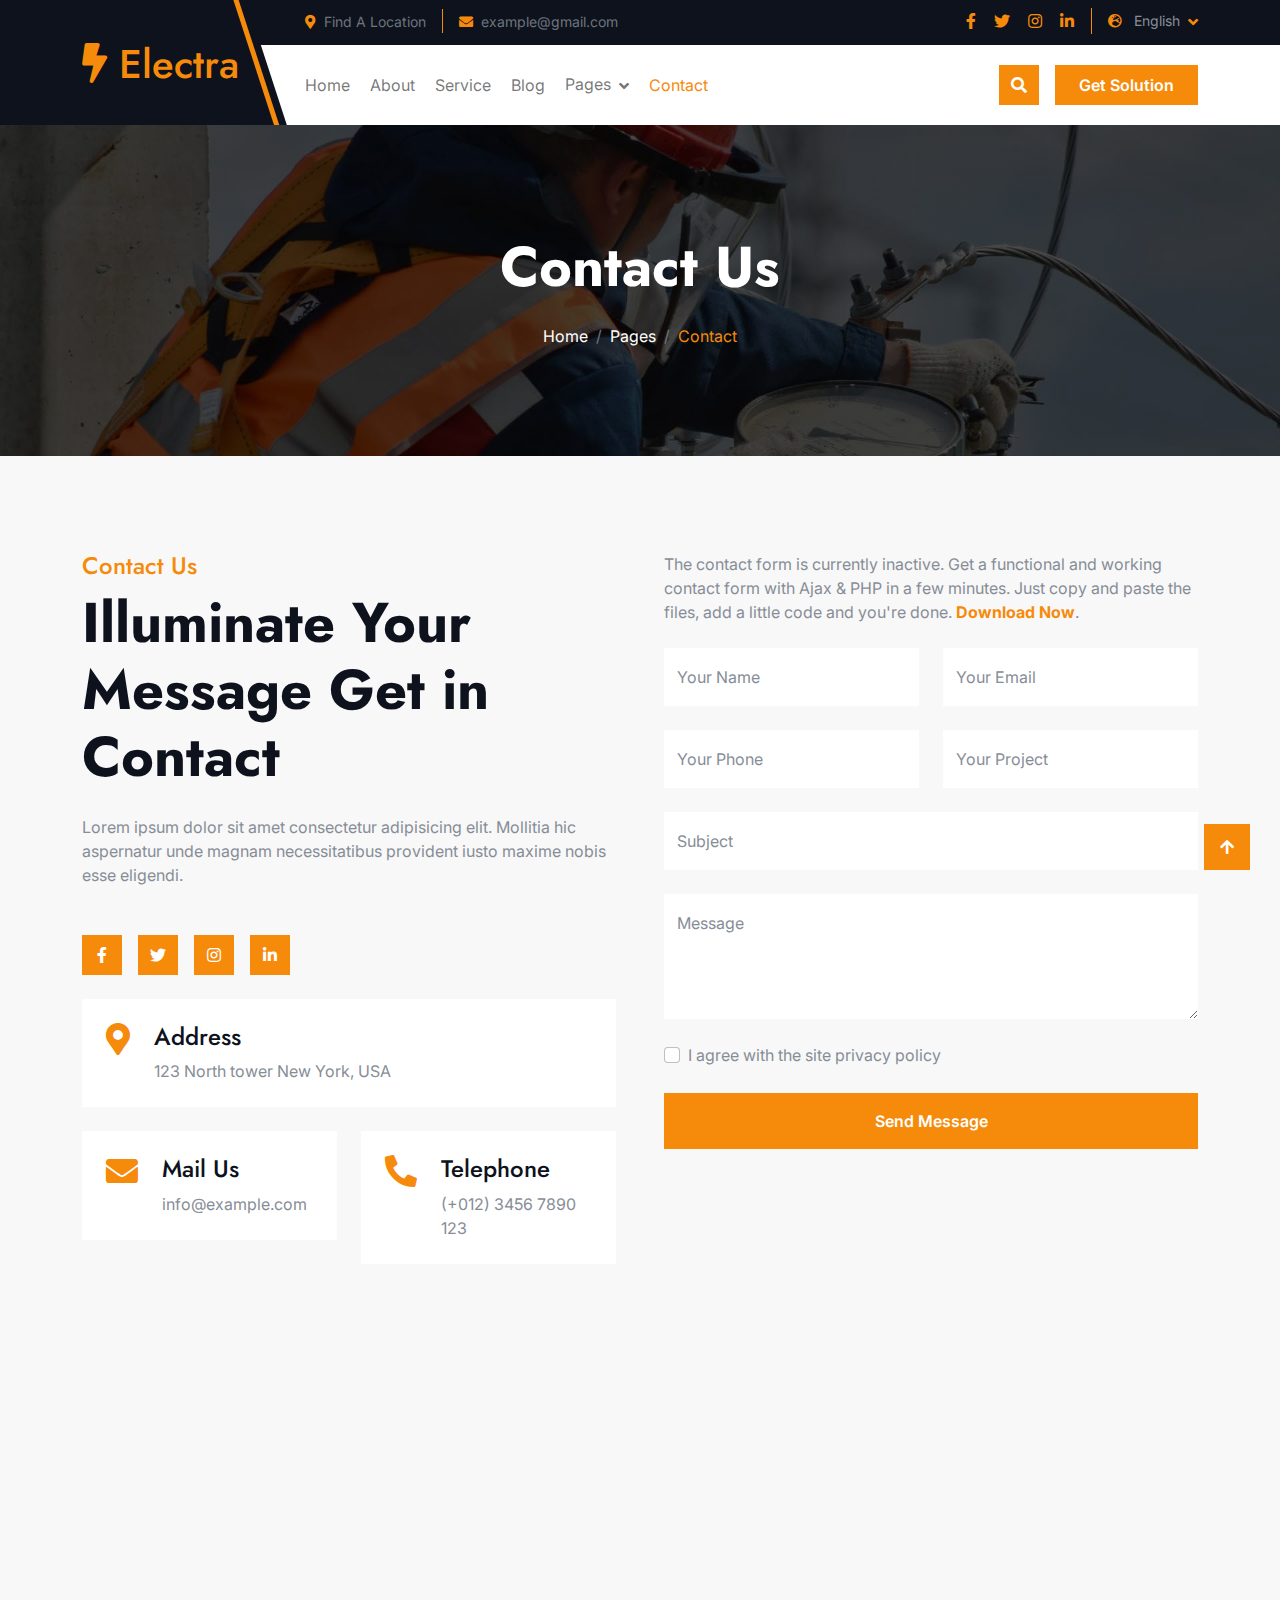
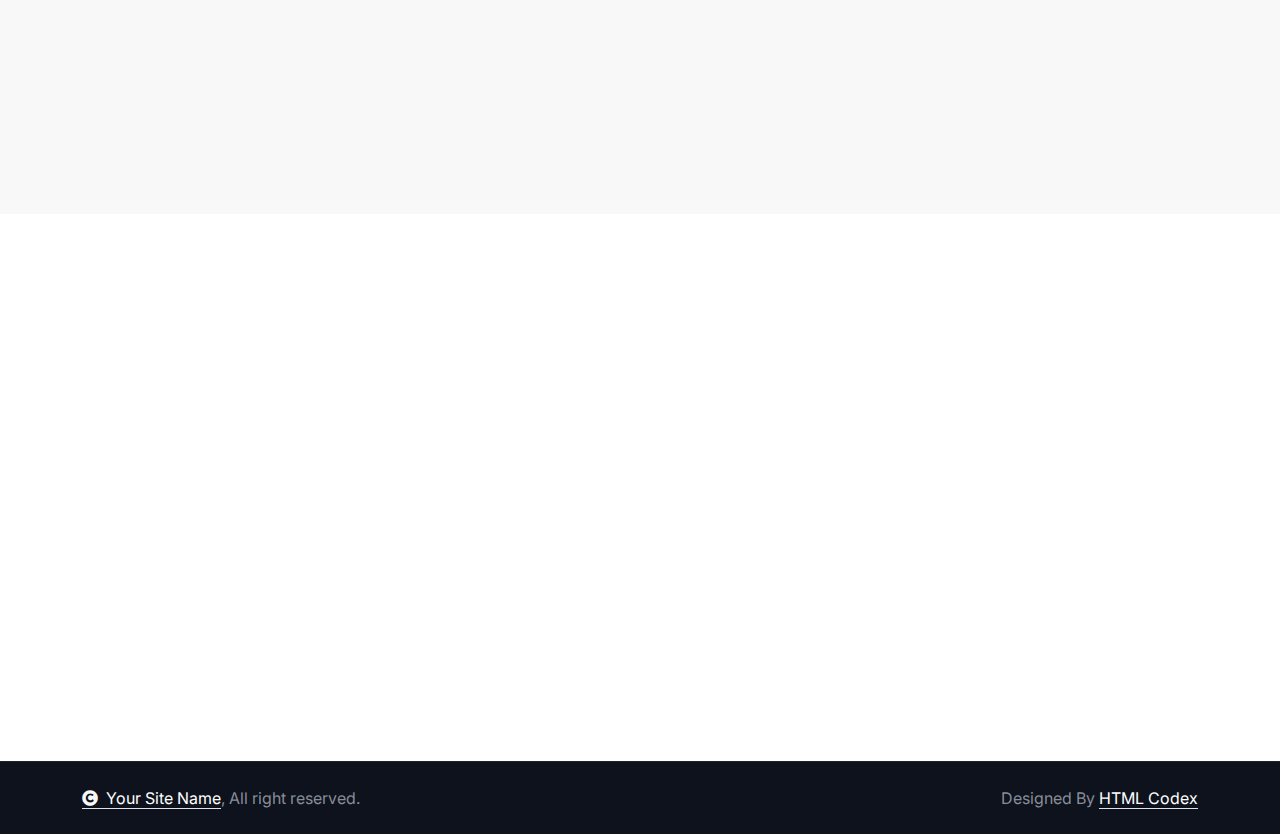
<file: electrical-website-template/contact.html>
<!DOCTYPE html>
<html lang="en">

    <head>
        <meta charset="utf-8">
        <title>Electra - Electrical Website Template</title>
        <meta content="width=device-width, initial-scale=1.0" name="viewport">
        <meta content="" name="keywords">
        <meta content="" name="description">

        <!-- Google Web Fonts -->
        <link rel="preconnect" href="https://fonts.googleapis.com">
        <link rel="preconnect" href="https://fonts.gstatic.com" crossorigin>
        <link href="https://fonts.googleapis.com/css2?family=Inter:wght@100..900&family=Edu+TAS+Beginner:wght@400..700&family=Jost:ital,wght@0,100..900;1,100..900&display=swap" rel="stylesheet">

        <!-- Icon Font Stylesheet -->
        <link rel="stylesheet" href="https://use.fontawesome.com/releases/v5.15.4/css/all.css"/>
        <link href="https://cdn.jsdelivr.net/npm/bootstrap-icons@1.4.1/font/bootstrap-icons.css" rel="stylesheet">

        <!-- Libraries Stylesheet -->
        <link rel="stylesheet" href="lib/animate/animate.min.css"/>
        <link href="lib/owlcarousel/assets/owl.carousel.min.css" rel="stylesheet">


        <!-- Customized Bootstrap Stylesheet -->
        <link href="css/bootstrap.min.css" rel="stylesheet">

        <!-- Template Stylesheet -->
        <link href="css/style.css" rel="stylesheet">
    </head>

    <body>

        <!-- Spinner Start -->
        <div id="spinner" class="show bg-white position-fixed translate-middle w-100 vh-100 top-50 start-50 d-flex align-items-center justify-content-center">
            <div class="spinner-border text-primary" style="width: 3rem; height: 3rem;" role="status">
                <span class="sr-only">Loading...</span>
            </div>
        </div>
        <!-- Spinner End -->

        

        <!-- Navbar & Hero Start -->
        <div class="container-fluid header-top">
            <div class="container d-flex align-items-center">
                <div class="d-flex align-items-center h-100">
                    <a href="#" class="navbar-brand" style="height: 125px;">
                        <h1 class="text-primary mb-0"><i class="fas fa-bolt"></i> Electra</h1>
                        <!-- <img src="img/logo.png" alt="Logo"> -->
                    </a>
                </div>
                <div class="w-100 h-100">
                    <div class="topbar px-0 py-2 d-none d-lg-block" style="height: 45px;">
                        <div class="row gx-0 align-items-center">
                            <div class="col-lg-8 text-center text-lg-center mb-lg-0">
                                <div class="d-flex flex-wrap">
                                    <div class="border-end border-primary pe-3">
                                        <a href="#" class="text-muted small"><i class="fas fa-map-marker-alt text-primary me-2"></i>Find A Location</a>
                                    </div>
                                    <div class="ps-3">
                                        <a href="mailto:example@gmail.com" class="text-muted small"><i class="fas fa-envelope text-primary me-2"></i>example@gmail.com</a>
                                    </div>
                                </div>
                            </div>
                            <div class="col-lg-4 text-center text-lg-end">
                                <div class="d-flex justify-content-end">
                                    <div class="d-flex border-end border-primary pe-3">
                                        <a class="btn p-0 text-primary me-3" href="#"><i class="fab fa-facebook-f"></i></a>
                                        <a class="btn p-0 text-primary me-3" href="#"><i class="fab fa-twitter"></i></a>
                                        <a class="btn p-0 text-primary me-3" href="#"><i class="fab fa-instagram"></i></a>
                                        <a class="btn p-0 text-primary me-0" href="#"><i class="fab fa-linkedin-in"></i></a>
                                    </div>
                                    <div class="dropdown ms-3">
                                        <a href="#" class="dropdown-toggle text-white" data-bs-toggle="dropdown"><small class="text-body"><i class="fas fa-globe-europe text-primary me-2"></i> English</small></a>
                                        <div class="dropdown-menu">
                                            <a href="#" class="dropdown-item">English</a>
                                            <a href="#" class="dropdown-item">Bangla</a>
                                            <a href="#" class="dropdown-item">French</a>
                                            <a href="#" class="dropdown-item">Spanish</a>
                                            <a href="#" class="dropdown-item">Arabic</a>
                                        </div>
                                    </div>
                                </div>
                            </div>
                        </div>
                    </div>
                    <div class="nav-bar px-0 py-lg-0" style="height: 80px;">
                        <nav class="navbar navbar-expand-lg navbar-light d-flex justify-content-lg-end">
                            <a href="#" class="navbar-brand-2">
                                <h1 class="text-primary mb-0"><i class="fas fa-bolt"></i> Electra</h1>
                                <!-- <img src="img/logo.png" alt="Logo"> -->
                            </a>  
                            <button class="navbar-toggler" type="button" data-bs-toggle="collapse" data-bs-target="#navbarCollapse">
                                <span class="fa fa-bars"></span>
                            </button>
                            <div class="collapse navbar-collapse" id="navbarCollapse">
                                <div class="navbar-nav mx-0 mx-lg-auto bg-white">
                                    <a href="index.html" class="nav-item nav-link">Home</a>
                                    <a href="about.html" class="nav-item nav-link">About</a>
                                    <a href="service.html" class="nav-item nav-link">Service</a>
                                    <a href="blog.html" class="nav-item nav-link">Blog</a>
                                    <div class="nav-item dropdown">
                                        <a href="#" class="nav-link" data-bs-toggle="dropdown">
                                            <span class="dropdown-toggle">Pages</span>
                                        </a>
                                        <div class="dropdown-menu">
                                            <a href="project.html" class="dropdown-item">Our projects</a>
                                            <a href="team.html" class="dropdown-item">Our team</a>
                                            <a href="testimonial.html" class="dropdown-item">Testimonial</a>
                                            <a href="404.html" class="dropdown-item">404 Page</a>
                                        </div>
                                    </div>
                                    <a href="contact.html" class="nav-item nav-link active">Contact</a>
                                    <div class="nav-btn ps-3">
                                        <button class="btn-search btn btn-primary btn-md-square mt-2 mt-lg-0 mb-4 mb-lg-0 flex-shrink-0" data-bs-toggle="modal" data-bs-target="#searchModal"><i class="fas fa-search"></i></button>
                                        <a href="#" class="btn btn-primary py-2 px-4 ms-0 ms-lg-3"> Get Solution</a>
                                    </div>
                                </div>
                            </div>
                        </nav>
                    </div>
                </div>
            </div>
        </div>
        <!-- Navbar & Hero End -->

        <!-- Modal Search Start -->
        <div class="modal fade" id="searchModal" tabindex="-1" aria-labelledby="exampleModalLabel" aria-hidden="true">
            <div class="modal-dialog modal-fullscreen">
                <div class="modal-content rounded-0">
                    <div class="modal-header">
                        <h5 class="modal-title" id="exampleModalLabel">Search by keyword</h5>
                        <button type="button" class="btn-close" data-bs-dismiss="modal" aria-label="Close"></button>
                    </div>
                    <div class="modal-body d-flex align-items-center bg-primary">
                        <div class="input-group w-75 mx-auto d-flex">
                            <input type="search" class="form-control p-3" placeholder="keywords" aria-describedby="search-icon-1">
                            <span id="search-icon-1" class="btn bg-light border nput-group-text p-3"><i class="fa fa-search"></i></span>
                        </div>
                    </div>
                </div>
            </div>
        </div>
        <!-- Modal Search End -->


        <!-- Header Start -->
        <div class="container-fluid bg-breadcrumb">
            <div class="container text-center py-5" style="max-width: 900px;">
                <h4 class="text-white display-4 mb-4 wow fadeInDown" data-wow-delay="0.1s">Contact Us</h4>
                <ol class="breadcrumb d-flex justify-content-center mb-0 wow fadeInDown" data-wow-delay="0.3s">
                    <li class="breadcrumb-item"><a href="index.html">Home</a></li>
                    <li class="breadcrumb-item"><a href="#">Pages</a></li>
                    <li class="breadcrumb-item active text-primary">Contact</li>
                </ol>    
            </div>
        </div>
        <!-- Header End -->


        <!-- Contact Start -->
        <div class="container-fluid contact bg-light py-5">
            <div class="container py-5">
                <div class="row g-5">
                    <div class="col-lg-6 wow fadeInLeft" data-wow-delay="0.2s">
                        <div>
                            <h4 class="text-primary">Contact Us</h4>
                            <h1 class="display-4 mb-4">Illuminate Your Message Get in Contact</h1>
                            <p class="mb-5">Lorem ipsum dolor sit amet consectetur adipisicing elit. Mollitia hic aspernatur unde magnam necessitatibus provident iusto maxime nobis esse eligendi.
                            </p>
                            <div class="d-flex align-items-center mb-4">
                                <a class="btn btn-primary btn-md-square me-3" href=""><i class="fab fa-facebook-f"></i></a>
                                <a class="btn btn-primary btn-md-square me-3" href=""><i class="fab fa-twitter"></i></a>
                                <a class="btn btn-primary btn-md-square me-3" href=""><i class="fab fa-instagram"></i></a>
                                <a class="btn btn-primary btn-md-square me-0" href=""><i class="fab fa-linkedin-in"></i></a>
                            </div>
                            <div class="row g-4">
                                <div class="col-12">
                                    <div class="d-inline-flex bg-white w-100 p-4">
                                        <i class="fas fa-map-marker-alt fa-2x text-primary me-4"></i>
                                        <div>
                                            <h4>Address</h4>
                                            <p class="mb-0">123 North tower New York, USA</p>
                                        </div>
                                    </div>
                                </div>
                                <div class="col-lg-12 col-xl-6">
                                    <div class="d-inline-flex bg-white w-100 p-4">
                                        <i class="fas fa-envelope fa-2x text-primary me-4"></i>
                                        <div>
                                            <h4>Mail Us</h4>
                                            <p class="mb-0">info@example.com</p>
                                        </div>
                                    </div>
                                </div>
                                <div class="col-lg-12 col-xl-6">
                                    <div class="d-inline-flex bg-white w-100 p-4">
                                        <i class="fa fa-phone-alt fa-2x text-primary me-4"></i>
                                        <div>
                                            <h4>Telephone</h4>
                                            <p class="mb-0">(+012) 3456 7890 123</p>
                                        </div>
                                    </div>
                                </div>
                            </div>
                        </div>
                    </div>
                    <div class="col-lg-6 wow fadeInRight" data-wow-delay="0.4s">
                        <div>
                            <p class="mb-4">The contact form is currently inactive. Get a functional and working contact form with Ajax & PHP in a few minutes. Just copy and paste the files, add a little code and you're done. <a class="text-primary fw-bold" href="https://htmlcodex.com/contact-form">Download Now</a>.</p>
                            <form>
                                <div class="row g-4">
                                    <div class="col-lg-12 col-xl-6">
                                        <div class="form-floating">
                                            <input type="text" class="form-control border-0" id="name" placeholder="Your Name">
                                            <label for="name">Your Name</label>
                                        </div>
                                    </div>
                                    <div class="col-lg-12 col-xl-6">
                                        <div class="form-floating">
                                            <input type="email" class="form-control border-0" id="email" placeholder="Your Email">
                                            <label for="email">Your Email</label>
                                        </div>
                                    </div>
                                    <div class="col-lg-12 col-xl-6">
                                        <div class="form-floating">
                                            <input type="phone" class="form-control border-0" id="phone" placeholder="Phone">
                                            <label for="phone">Your Phone</label>
                                        </div>
                                    </div>
                                    <div class="col-lg-12 col-xl-6">
                                        <div class="form-floating">
                                            <input type="text" class="form-control border-0" id="project" placeholder="Project">
                                            <label for="project">Your Project</label>
                                        </div>
                                    </div>
                                    <div class="col-12">
                                        <div class="form-floating">
                                            <input type="text" class="form-control border-0" id="subject" placeholder="Subject">
                                            <label for="subject">Subject</label>
                                        </div>
                                    </div>
                                    <div class="col-12">
                                        <div class="form-floating">
                                            <textarea class="form-control border-0" placeholder="Leave a message here" id="message" style="height: 125px"></textarea>
                                            <label for="message">Message</label>
                                        </div>
                                    </div>
                                    <div class="col-12">
                                        <div class="form-check">
                                            <input class="form-check-input" type="checkbox" value="" id="flexCheck">
                                            <label class="form-check-label" for="flexCheck">I agree with the site privacy policy</label>
                                          </div>
                                    </div>
                                    <div class="col-12">
                                        <button class="btn btn-primary w-100 py-3">Send Message</button>
                                    </div>
                                </div>
                            </form>
                        </div>
                    </div>
                    <div class="col-12 wow fadeInUp" data-wow-delay="0.2s">
                        <div class="h-100 overflow-hidden">
                            <iframe class="w-100" style="height: 400px;" src="https://www.google.com/maps/embed?pb=!1m18!1m12!1m3!1d387191.33750346623!2d-73.97968099999999!3d40.6974881!2m3!1f0!2f0!3f0!3m2!1i1024!2i768!4f13.1!3m3!1m2!1s0x89c24fa5d33f083b%3A0xc80b8f06e177fe62!2sNew%20York%2C%20NY%2C%20USA!5e0!3m2!1sen!2sbd!4v1694259649153!5m2!1sen!2sbd" 
                            loading="lazy" referrerpolicy="no-referrer-when-downgrade"></iframe>
                        </div>
                    </div>
                </div>
            </div>
        </div>
        <!-- Contact End -->

        <!-- Footer Start -->
        <div class="container-fluid footer bg-dark py-5 wow fadeIn" data-wow-delay="0.2s">
            <div class="container py-5">
                <div class="row g-5 mb-5 align-items-center">
                    <div class="col-lg-7">
                        <div class="position-relative mx-auto">
                            <input class="form-control w-100 py-3 ps-4 pe-5" type="text" placeholder="Email address to Subscribe">
                            <button type="button" class="btn btn-primary position-absolute top-0 end-0 py-2 px-4 mt-2 me-2">Subscribe</button>
                        </div>
                    </div>
                    <div class="col-lg-5">
                        <div class="d-flex align-items-center justify-content-center justify-content-lg-end">
                            <a class="btn btn-light btn-md-square me-3" href=""><i class="fab fa-facebook-f"></i></a>
                            <a class="btn btn-light btn-md-square me-3" href=""><i class="fab fa-twitter"></i></a>
                            <a class="btn btn-light btn-md-square me-3" href=""><i class="fab fa-instagram"></i></a>
                            <a class="btn btn-light btn-md-square me-0" href=""><i class="fab fa-linkedin-in"></i></a>
                        </div>
                    </div>
                </div>
                <div class="row g-5">
                    <div class="col-md-6 col-lg-6 col-xl-3">
                        <div class="footer-item d-flex flex-column">
                            <div class="footer-item">
                                <h3 class="text-white mb-4"><i class="fas fa-bolt text-primary me-3"></i>Electra</h3>
                                <p class="mb-3">Dolor amet sit justo amet elitr clita ipsum elitr est.Lorem ipsum dolor sit amet, consectetur adipiscing elit consectetur adipiscing elit.</p>
                            </div>
                        </div>
                    </div>
                    <div class="col-md-6 col-lg-6 col-xl-3">
                        <div class="footer-item d-flex flex-column">
                            <h4 class="text-white mb-4">Quick Links</h4>
                            <a href="#"> Home</a>
                            <a href="#"> About us</a>
                            <a href="#"> Service</a>
                            <a href="#"> Testimonial</a>
                            <a href="#"> Contact Us</a>
                        </div>
                    </div>
                    <div class="col-md-6 col-lg-6 col-xl-3">
                        <div class="footer-item d-flex flex-column">
                            <h4 class="text-white mb-4">Electricity service</h4>
                            <a href="#"> Air Conditioning</a>
                            <a href="#"> Electrical Panels</a>
                            <a href="#"> Security System</a>
                            <a href="#"> Indoor Lighting</a>
                            <a href="#"> Electrical Services</a>
                        </div>
                    </div>
                    <div class="col-md-6 col-lg-6 col-xl-3">
                        <div class="footer-item d-flex flex-column">
                            <h4 class="text-white mb-4">Contact Info</h4>
                            <a href="#"><i class="fa fa-map-marker-alt text-primary me-2"></i> 123 Street, New York, USA</a>
                            <a href="mailto:info@example.com"><i class="fas fa-envelope text-primary me-2"></i> info@example.com</a>
                            <a href="mailto:info@example.com"><i class="fas fa-envelope text-primary me-2"></i> info@example.com</a>
                            <a href="tel:+012 345 67890"><i class="fas fa-phone text-primary me-2"></i> +012 345 67890</a>
                            <a href="tel:+012 345 67890" class="mb-3"><i class="fas fa-print text-primary me-2"></i> +012 345 67890</a>
                        </div>
                    </div>
                </div>
            </div>
        </div>
        <!-- Footer End -->

        
        <!-- Copyright Start -->
        <div class="container-fluid copyright py-4">
            <div class="container">
                <div class="row g-4 align-items-center">
                    <div class="col-md-6 text-center text-md-start mb-md-0">
                        <span class="text-body"><a href="#" class="border-bottom text-white"><i class="fas fa-copyright text-light me-2"></i>Your Site Name</a>, All right reserved.</span>
                    </div>
                    <div class="col-md-6 text-center text-md-end text-body">
                        <!--/*** This template is free as long as you keep the below author’s credit link/attribution link/backlink. ***/-->
                        <!--/*** If you'd like to use the template without the below author’s credit link/attribution link/backlink, ***/-->
                        <!--/*** you can purchase the Credit Removal License from "https://htmlcodex.com/credit-removal". ***/-->
                        Designed By <a class="border-bottom text-white" href="https://htmlcodex.com">HTML Codex</a>
                    </div>
                </div>
            </div>
        </div>
        <!-- Copyright End -->

         


        


        <!-- Back to Top -->
        <a href="#" class="btn btn-primary btn-lg-square back-to-top"><i class="fa fa-arrow-up"></i></a>   

        
        <!-- JavaScript Libraries -->
        <script src="https://ajax.googleapis.com/ajax/libs/jquery/3.6.4/jquery.min.js"></script>
        <script src="https://cdn.jsdelivr.net/npm/bootstrap@5.0.0/dist/js/bootstrap.bundle.min.js"></script>
        <script src="lib/wow/wow.min.js"></script>
        <script src="lib/easing/easing.min.js"></script>
        <script src="lib/waypoints/waypoints.min.js"></script>
        <script src="lib/owlcarousel/owl.carousel.min.js"></script>
        

        <!-- Template Javascript -->
        <script src="js/main.js"></script>
    </body>

</html>
</file>
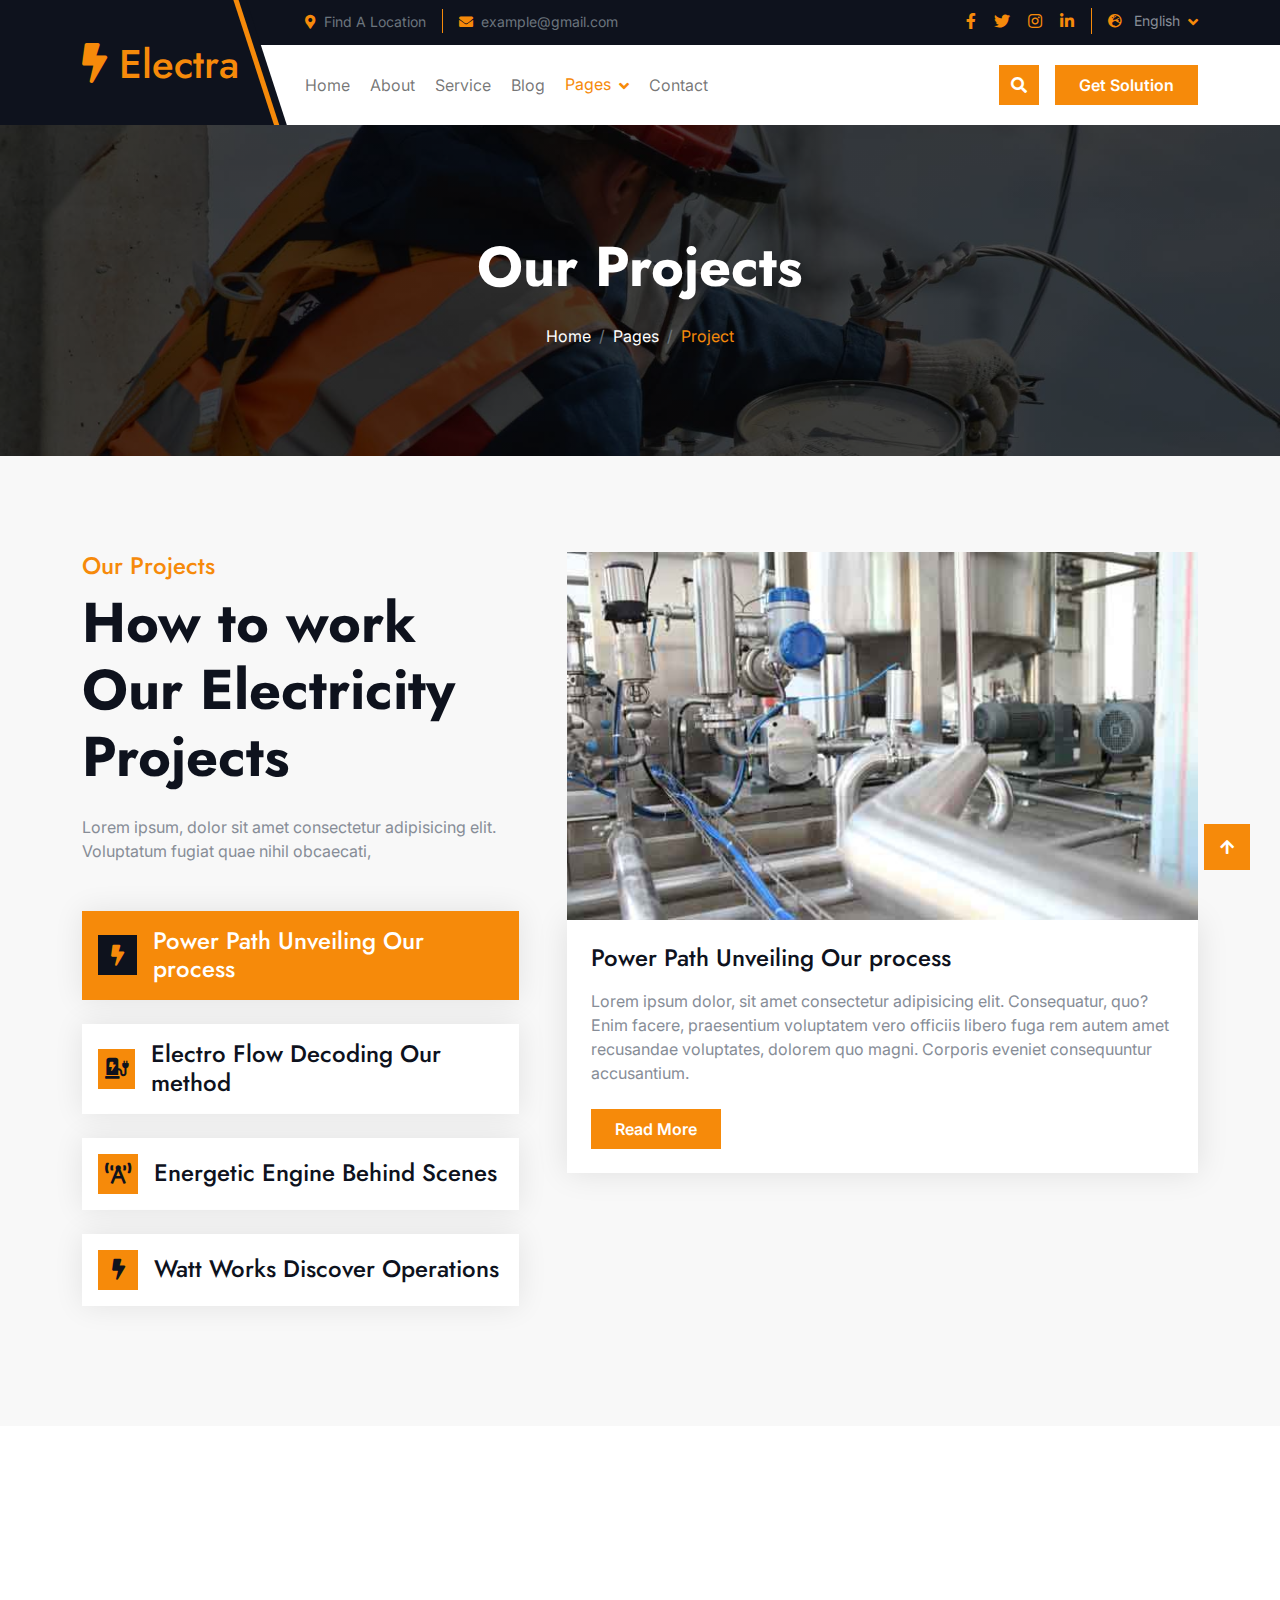
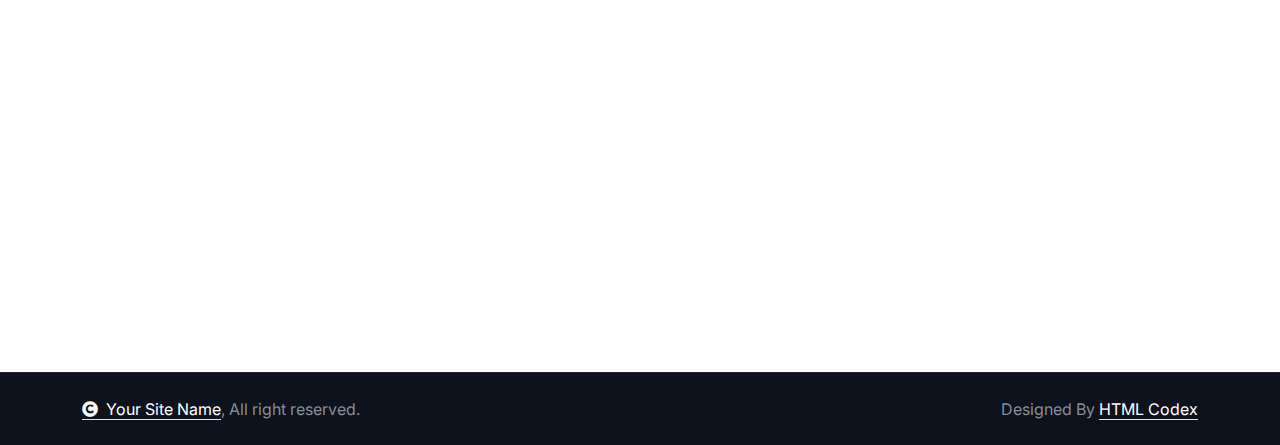
<file: electrical-website-template/project.html>
<!DOCTYPE html>
<html lang="en">

    <head>
        <meta charset="utf-8">
        <title>Electra - Electrical Website Template</title>
        <meta content="width=device-width, initial-scale=1.0" name="viewport">
        <meta content="" name="keywords">
        <meta content="" name="description">

        <!-- Google Web Fonts -->
        <link rel="preconnect" href="https://fonts.googleapis.com">
        <link rel="preconnect" href="https://fonts.gstatic.com" crossorigin>
        <link href="https://fonts.googleapis.com/css2?family=Inter:wght@100..900&family=Edu+TAS+Beginner:wght@400..700&family=Jost:ital,wght@0,100..900;1,100..900&display=swap" rel="stylesheet">

        <!-- Icon Font Stylesheet -->
        <link rel="stylesheet" href="https://use.fontawesome.com/releases/v5.15.4/css/all.css"/>
        <link href="https://cdn.jsdelivr.net/npm/bootstrap-icons@1.4.1/font/bootstrap-icons.css" rel="stylesheet">

        <!-- Libraries Stylesheet -->
        <link rel="stylesheet" href="lib/animate/animate.min.css"/>
        <link href="lib/owlcarousel/assets/owl.carousel.min.css" rel="stylesheet">


        <!-- Customized Bootstrap Stylesheet -->
        <link href="css/bootstrap.min.css" rel="stylesheet">

        <!-- Template Stylesheet -->
        <link href="css/style.css" rel="stylesheet">
    </head>

    <body>

        <!-- Spinner Start -->
        <div id="spinner" class="show bg-white position-fixed translate-middle w-100 vh-100 top-50 start-50 d-flex align-items-center justify-content-center">
            <div class="spinner-border text-primary" style="width: 3rem; height: 3rem;" role="status">
                <span class="sr-only">Loading...</span>
            </div>
        </div>
        <!-- Spinner End -->

        

        <!-- Navbar & Hero Start -->
        <div class="container-fluid header-top">
            <div class="container d-flex align-items-center">
                <div class="d-flex align-items-center h-100">
                    <a href="#" class="navbar-brand" style="height: 125px;">
                        <h1 class="text-primary mb-0"><i class="fas fa-bolt"></i> Electra</h1>
                        <!-- <img src="img/logo.png" alt="Logo"> -->
                    </a>
                </div>
                <div class="w-100 h-100">
                    <div class="topbar px-0 py-2 d-none d-lg-block" style="height: 45px;">
                        <div class="row gx-0 align-items-center">
                            <div class="col-lg-8 text-center text-lg-center mb-lg-0">
                                <div class="d-flex flex-wrap">
                                    <div class="border-end border-primary pe-3">
                                        <a href="#" class="text-muted small"><i class="fas fa-map-marker-alt text-primary me-2"></i>Find A Location</a>
                                    </div>
                                    <div class="ps-3">
                                        <a href="mailto:example@gmail.com" class="text-muted small"><i class="fas fa-envelope text-primary me-2"></i>example@gmail.com</a>
                                    </div>
                                </div>
                            </div>
                            <div class="col-lg-4 text-center text-lg-end">
                                <div class="d-flex justify-content-end">
                                    <div class="d-flex border-end border-primary pe-3">
                                        <a class="btn p-0 text-primary me-3" href="#"><i class="fab fa-facebook-f"></i></a>
                                        <a class="btn p-0 text-primary me-3" href="#"><i class="fab fa-twitter"></i></a>
                                        <a class="btn p-0 text-primary me-3" href="#"><i class="fab fa-instagram"></i></a>
                                        <a class="btn p-0 text-primary me-0" href="#"><i class="fab fa-linkedin-in"></i></a>
                                    </div>
                                    <div class="dropdown ms-3">
                                        <a href="#" class="dropdown-toggle text-white" data-bs-toggle="dropdown"><small class="text-body"><i class="fas fa-globe-europe text-primary me-2"></i> English</small></a>
                                        <div class="dropdown-menu">
                                            <a href="#" class="dropdown-item">English</a>
                                            <a href="#" class="dropdown-item">Bangla</a>
                                            <a href="#" class="dropdown-item">French</a>
                                            <a href="#" class="dropdown-item">Spanish</a>
                                            <a href="#" class="dropdown-item">Arabic</a>
                                        </div>
                                    </div>
                                </div>
                            </div>
                        </div>
                    </div>
                    <div class="nav-bar px-0 py-lg-0" style="height: 80px;">
                        <nav class="navbar navbar-expand-lg navbar-light d-flex justify-content-lg-end">
                            <a href="#" class="navbar-brand-2">
                                <h1 class="text-primary mb-0"><i class="fas fa-bolt"></i> Electra</h1>
                                <!-- <img src="img/logo.png" alt="Logo"> -->
                            </a>  
                            <button class="navbar-toggler" type="button" data-bs-toggle="collapse" data-bs-target="#navbarCollapse">
                                <span class="fa fa-bars"></span>
                            </button>
                            <div class="collapse navbar-collapse" id="navbarCollapse">
                                <div class="navbar-nav mx-0 mx-lg-auto bg-white">
                                    <a href="index.html" class="nav-item nav-link">Home</a>
                                    <a href="about.html" class="nav-item nav-link">About</a>
                                    <a href="service.html" class="nav-item nav-link">Service</a>
                                    <a href="blog.html" class="nav-item nav-link">Blog</a>
                                    <div class="nav-item dropdown active">
                                        <a href="#" class="nav-link" data-bs-toggle="dropdown">
                                            <span class="dropdown-toggle">Pages</span>
                                        </a>
                                        <div class="dropdown-menu">
                                            <a href="project.html" class="dropdown-item active">Our projects</a>
                                            <a href="team.html" class="dropdown-item">Our team</a>
                                            <a href="testimonial.html" class="dropdown-item">Testimonial</a>
                                            <a href="404.html" class="dropdown-item">404 Page</a>
                                        </div>
                                    </div>
                                    <a href="contact.html" class="nav-item nav-link">Contact</a>
                                    <div class="nav-btn ps-3">
                                        <button class="btn-search btn btn-primary btn-md-square mt-2 mt-lg-0 mb-4 mb-lg-0 flex-shrink-0" data-bs-toggle="modal" data-bs-target="#searchModal"><i class="fas fa-search"></i></button>
                                        <a href="#" class="btn btn-primary py-2 px-4 ms-0 ms-lg-3"> Get Solution</a>
                                    </div>
                                </div>
                            </div>
                        </nav>
                    </div>
                </div>
            </div>
        </div>
        <!-- Navbar & Hero End -->

        <!-- Modal Search Start -->
        <div class="modal fade" id="searchModal" tabindex="-1" aria-labelledby="exampleModalLabel" aria-hidden="true">
            <div class="modal-dialog modal-fullscreen">
                <div class="modal-content rounded-0">
                    <div class="modal-header">
                        <h5 class="modal-title" id="exampleModalLabel">Search by keyword</h5>
                        <button type="button" class="btn-close" data-bs-dismiss="modal" aria-label="Close"></button>
                    </div>
                    <div class="modal-body d-flex align-items-center bg-primary">
                        <div class="input-group w-75 mx-auto d-flex">
                            <input type="search" class="form-control p-3" placeholder="keywords" aria-describedby="search-icon-1">
                            <span id="search-icon-1" class="btn bg-light border nput-group-text p-3"><i class="fa fa-search"></i></span>
                        </div>
                    </div>
                </div>
            </div>
        </div>
        <!-- Modal Search End -->


        <!-- Header Start -->
        <div class="container-fluid bg-breadcrumb">
            <div class="container text-center py-5" style="max-width: 900px;">
                <h4 class="text-white display-4 mb-4 wow fadeInDown" data-wow-delay="0.1s">Our Projects</h4>
                <ol class="breadcrumb d-flex justify-content-center mb-0 wow fadeInDown" data-wow-delay="0.3s">
                    <li class="breadcrumb-item"><a href="index.html">Home</a></li>
                    <li class="breadcrumb-item"><a href="#">Pages</a></li>
                    <li class="breadcrumb-item active text-primary">Project</li>
                </ol>    
            </div>
        </div>
        <!-- Header End -->


        <!-- Projects Start -->
        <div class="container-fluid projects bg-light py-5">
            <div class="container py-5">
                <div class="row g-5">
                    <div class="col-lg-5 wow fadeInLeft" data-wow-delay="0.2s">
                        <div>
                            <h4 class="text-primary">Our Projects</h4>
                            <h1 class="display-4 mb-4">How to work Our Electricity Projects</h1>
                            <p class="mb-5">Lorem ipsum, dolor sit amet consectetur adipisicing elit. Voluptatum fugiat quae nihil obcaecati,</p>
                            <ul class="nav">
                                <li class="nav-item bg-white mb-4 w-100">
                                    <a class="d-flex align-items-center h4 mb-0 p-3 active" data-bs-toggle="pill" href="#ProjectsTab-1">
                                        <div class="projects-icon btn-md-square bg-primary text-white me-3"><span class="fas fa-bolt small"></span></div><span>Power Path Unveiling Our process</span>
                                    </a>
                                </li>
                                <li class="nav-item bg-white mb-4 w-100">
                                    <a class="d-flex align-items-center h4 mb-0 p-3" data-bs-toggle="pill" href="#ProjectsTab-2">
                                        <div class="projects-icon btn-md-square bg-primary text-white me-3"><span class="fas fa-charging-station small"></span></div><span>Electro Flow Decoding Our method</span>
                                    </a>
                                </li>
                                <li class="nav-item bg-white mb-4 w-100">
                                    <a class="d-flex align-items-center h4 mb-0 p-3" data-bs-toggle="pill" href="#ProjectsTab-3">
                                        <div class="projects-icon btn-md-square bg-primary text-white me-3"><span class="fas fa-broadcast-tower small"></span></div><span>Energetic Engine Behind Scenes</span>
                                    </a>
                                </li>
                                <li class="nav-item bg-white mb-4 w-100">
                                    <a class="d-flex align-items-center h4 mb-0 p-3" data-bs-toggle="pill" href="#ProjectsTab-4">
                                        <div class="projects-icon btn-md-square bg-primary text-white me-3"><span class="fas fa-bolt small"></span></div><span>Watt Works Discover Operations</span>
                                    </a>
                                </li>
                            </ul>
                        </div>
                    </div>
                    <div class="col-lg-7 wow fadeInRight" data-wow-delay="0.2s">
                        <div class="tab-content">
                            <div id="ProjectsTab-1" class="tab-pane fade show p-0 active">
                                <div class="projects-item">
                                    <img src="img/industrial-1.jpg" class="img-fluid w-100" alt="">
                                    <div class="projects-content bg-white p-4">
                                        <h4 class="mb-3">Power Path Unveiling Our process</h4>
                                        <p class="mb-4">Lorem ipsum dolor, sit amet consectetur adipisicing elit. Consequatur, quo? Enim facere, praesentium voluptatem vero officiis libero fuga rem autem amet recusandae voluptates, dolorem quo magni. Corporis eveniet consequuntur accusantium.
                                        </p>
                                        <a class="btn btn-primary py-2 px-4" href="#">Read More</a>
                                    </div>
                                </div>
                            </div>
                            <div id="ProjectsTab-2" class="tab-pane fade show p-0">
                                <div class="projects-item">
                                    <img src="img/industrial-2.jpg" class="img-fluid w-100" alt="">
                                    <div class="projects-content bg-white p-4">
                                        <h4 class="mb-3">Electro Flow Decoding Our method</h4>
                                        <p class="mb-4">Lorem ipsum dolor, sit amet consectetur adipisicing elit. Consequatur, quo? Enim facere, praesentium voluptatem vero officiis libero fuga rem autem amet recusandae voluptates, dolorem quo magni. Corporis eveniet consequuntur accusantium.
                                        </p>
                                        <a class="btn btn-primary py-2 px-4" href="#">Read More</a>
                                    </div>
                                </div>
                            </div>
                            <div id="ProjectsTab-3" class="tab-pane fade show p-0">
                                <div class="projects-item">
                                    <img src="img/commercial-1.jpg" class="img-fluid w-100" alt="">
                                    <div class="projects-content bg-white p-4">
                                        <h4 class="mb-3">Energetic Engine Behind Scenes</h4>
                                        <p class="mb-4">Lorem ipsum dolor, sit amet consectetur adipisicing elit. Consequatur, quo? Enim facere, praesentium voluptatem vero officiis libero fuga rem autem amet recusandae voluptates, dolorem quo magni. Corporis eveniet consequuntur accusantium.
                                        </p>
                                        <a class="btn btn-primary py-2 px-4" href="#">Read More</a>
                                    </div>
                                </div>
                            </div>
                            <div id="ProjectsTab-4" class="tab-pane fade show p-0">
                                <div class="projects-item">
                                    <img src="img/commercial-2.jpg" class="img-fluid w-100" alt="">
                                    <div class="projects-content bg-white p-4">
                                        <h4 class="mb-4">Watt Works Discover Operations</h4>
                                        <p class="mb-4">Lorem ipsum dolor, sit amet consectetur adipisicing elit. Consequatur, quo? Enim facere, praesentium voluptatem vero officiis libero fuga rem autem amet recusandae voluptates, dolorem quo magni. Corporis eveniet consequuntur accusantium.
                                        </p>
                                        <a class="btn btn-primary py-2 px-4" href="#">Read More</a>
                                    </div>
                                </div>
                            </div>
                        </div>
                    </div>
                </div>
            </div>
        </div>
        <!-- Projects End -->

        <!-- Footer Start -->
        <div class="container-fluid footer bg-dark py-5 wow fadeIn" data-wow-delay="0.2s">
            <div class="container py-5">
                <div class="row g-5 mb-5 align-items-center">
                    <div class="col-lg-7">
                        <div class="position-relative mx-auto">
                            <input class="form-control w-100 py-3 ps-4 pe-5" type="text" placeholder="Email address to Subscribe">
                            <button type="button" class="btn btn-primary position-absolute top-0 end-0 py-2 px-4 mt-2 me-2">Subscribe</button>
                        </div>
                    </div>
                    <div class="col-lg-5">
                        <div class="d-flex align-items-center justify-content-center justify-content-lg-end">
                            <a class="btn btn-light btn-md-square me-3" href=""><i class="fab fa-facebook-f"></i></a>
                            <a class="btn btn-light btn-md-square me-3" href=""><i class="fab fa-twitter"></i></a>
                            <a class="btn btn-light btn-md-square me-3" href=""><i class="fab fa-instagram"></i></a>
                            <a class="btn btn-light btn-md-square me-0" href=""><i class="fab fa-linkedin-in"></i></a>
                        </div>
                    </div>
                </div>
                <div class="row g-5">
                    <div class="col-md-6 col-lg-6 col-xl-3">
                        <div class="footer-item d-flex flex-column">
                            <div class="footer-item">
                                <h3 class="text-white mb-4"><i class="fas fa-bolt text-primary me-3"></i>Electra</h3>
                                <p class="mb-3">Dolor amet sit justo amet elitr clita ipsum elitr est.Lorem ipsum dolor sit amet, consectetur adipiscing elit consectetur adipiscing elit.</p>
                            </div>
                        </div>
                    </div>
                    <div class="col-md-6 col-lg-6 col-xl-3">
                        <div class="footer-item d-flex flex-column">
                            <h4 class="text-white mb-4">Quick Links</h4>
                            <a href="#"> Home</a>
                            <a href="#"> About us</a>
                            <a href="#"> Service</a>
                            <a href="#"> Testimonial</a>
                            <a href="#"> Contact Us</a>
                        </div>
                    </div>
                    <div class="col-md-6 col-lg-6 col-xl-3">
                        <div class="footer-item d-flex flex-column">
                            <h4 class="text-white mb-4">Electricity service</h4>
                            <a href="#"> Air Conditioning</a>
                            <a href="#"> Electrical Panels</a>
                            <a href="#"> Security System</a>
                            <a href="#"> Indoor Lighting</a>
                            <a href="#"> Electrical Services</a>
                        </div>
                    </div>
                    <div class="col-md-6 col-lg-6 col-xl-3">
                        <div class="footer-item d-flex flex-column">
                            <h4 class="text-white mb-4">Contact Info</h4>
                            <a href="#"><i class="fa fa-map-marker-alt text-primary me-2"></i> 123 Street, New York, USA</a>
                            <a href="mailto:info@example.com"><i class="fas fa-envelope text-primary me-2"></i> info@example.com</a>
                            <a href="mailto:info@example.com"><i class="fas fa-envelope text-primary me-2"></i> info@example.com</a>
                            <a href="tel:+012 345 67890"><i class="fas fa-phone text-primary me-2"></i> +012 345 67890</a>
                            <a href="tel:+012 345 67890" class="mb-3"><i class="fas fa-print text-primary me-2"></i> +012 345 67890</a>
                        </div>
                    </div>
                </div>
            </div>
        </div>
        <!-- Footer End -->

        
        <!-- Copyright Start -->
        <div class="container-fluid copyright py-4">
            <div class="container">
                <div class="row g-4 align-items-center">
                    <div class="col-md-6 text-center text-md-start mb-md-0">
                        <span class="text-body"><a href="#" class="border-bottom text-white"><i class="fas fa-copyright text-light me-2"></i>Your Site Name</a>, All right reserved.</span>
                    </div>
                    <div class="col-md-6 text-center text-md-end text-body">
                        <!--/*** This template is free as long as you keep the below author’s credit link/attribution link/backlink. ***/-->
                        <!--/*** If you'd like to use the template without the below author’s credit link/attribution link/backlink, ***/-->
                        <!--/*** you can purchase the Credit Removal License from "https://htmlcodex.com/credit-removal". ***/-->
                        Designed By <a class="border-bottom text-white" href="https://htmlcodex.com">HTML Codex</a>
                    </div>
                </div>
            </div>
        </div>
        <!-- Copyright End -->

         


        


        <!-- Back to Top -->
        <a href="#" class="btn btn-primary btn-lg-square back-to-top"><i class="fa fa-arrow-up"></i></a>   

        
        <!-- JavaScript Libraries -->
        <script src="https://ajax.googleapis.com/ajax/libs/jquery/3.6.4/jquery.min.js"></script>
        <script src="https://cdn.jsdelivr.net/npm/bootstrap@5.0.0/dist/js/bootstrap.bundle.min.js"></script>
        <script src="lib/wow/wow.min.js"></script>
        <script src="lib/easing/easing.min.js"></script>
        <script src="lib/waypoints/waypoints.min.js"></script>
        <script src="lib/owlcarousel/owl.carousel.min.js"></script>
        

        <!-- Template Javascript -->
        <script src="js/main.js"></script>
    </body>

</html>
</file>
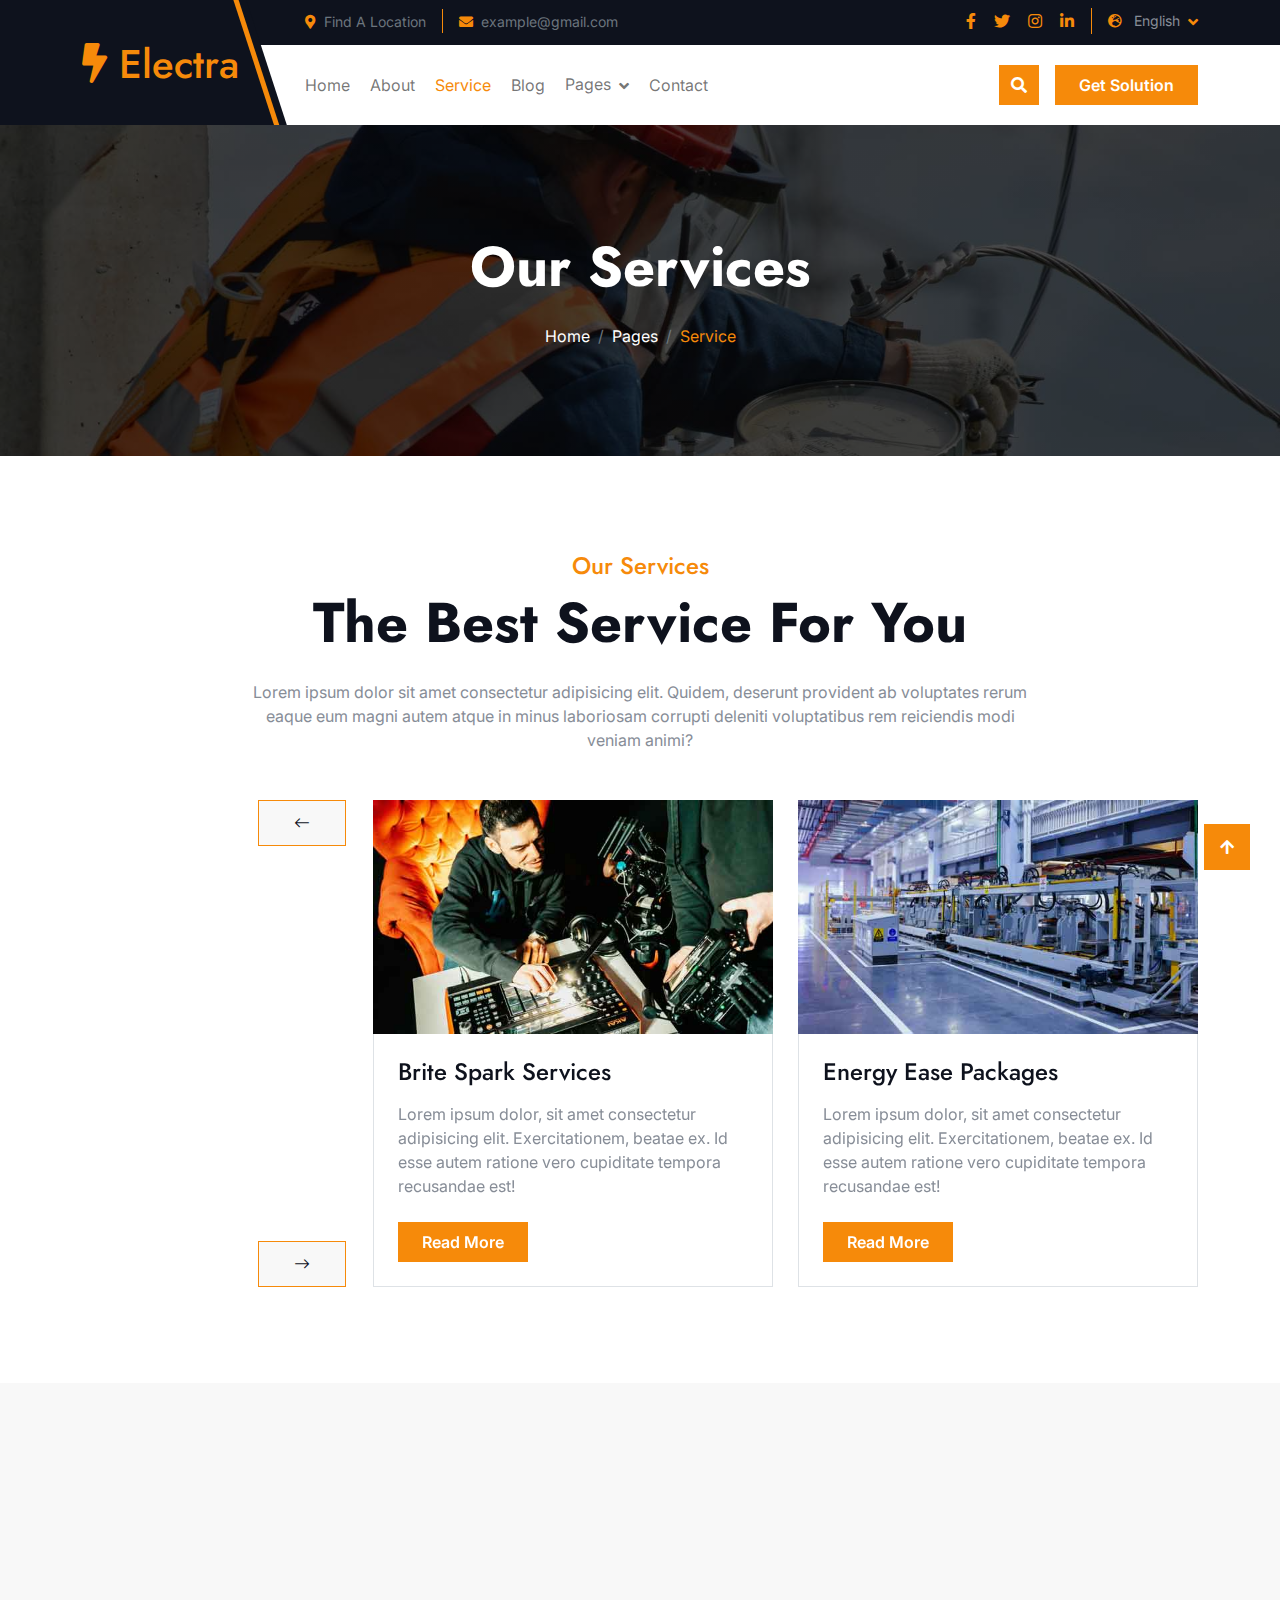
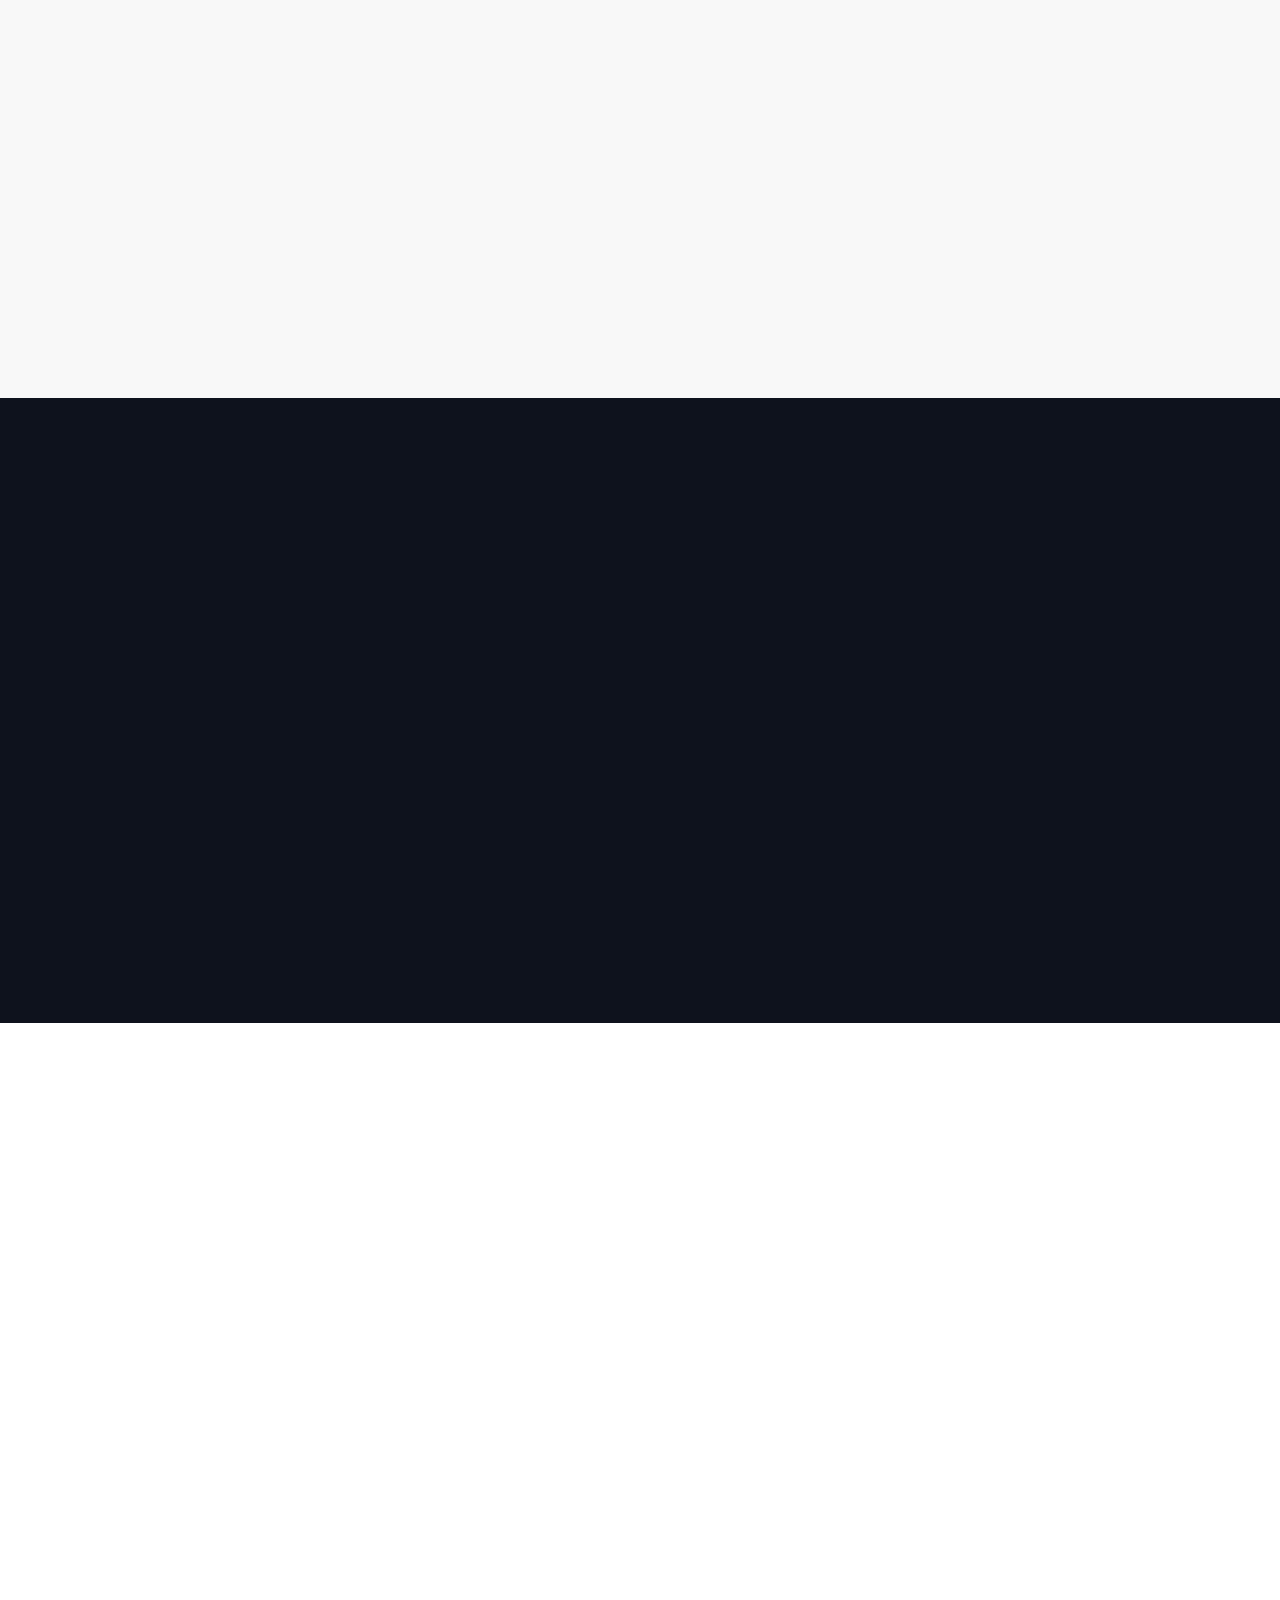
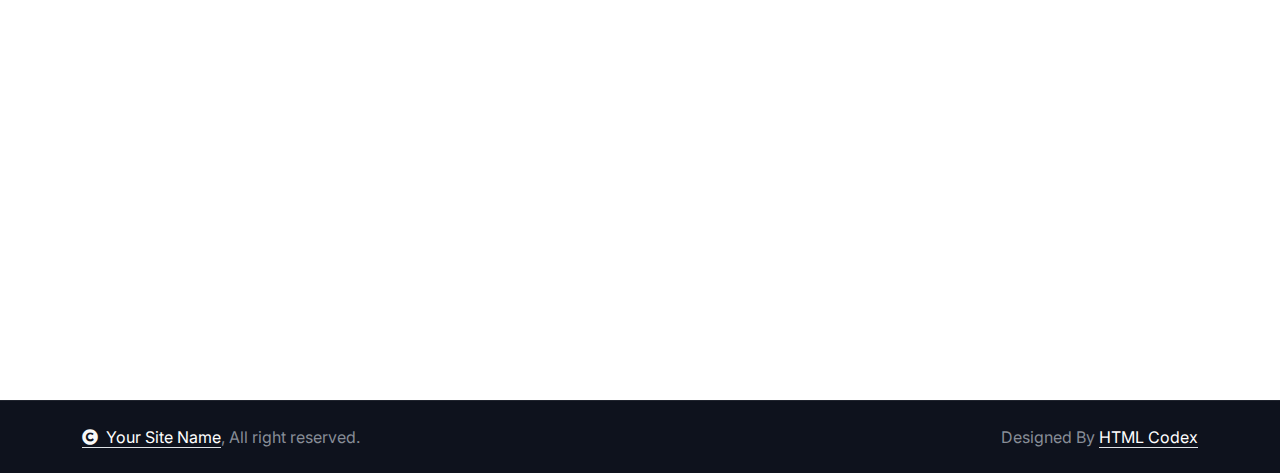
<file: electrical-website-template/service.html>
<!DOCTYPE html>
<html lang="en">

    <head>
        <meta charset="utf-8">
        <title>Electra - Electrical Website Template</title>
        <meta content="width=device-width, initial-scale=1.0" name="viewport">
        <meta content="" name="keywords">
        <meta content="" name="description">

        <!-- Google Web Fonts -->
        <link rel="preconnect" href="https://fonts.googleapis.com">
        <link rel="preconnect" href="https://fonts.gstatic.com" crossorigin>
        <link href="https://fonts.googleapis.com/css2?family=Inter:wght@100..900&family=Edu+TAS+Beginner:wght@400..700&family=Jost:ital,wght@0,100..900;1,100..900&display=swap" rel="stylesheet">

        <!-- Icon Font Stylesheet -->
        <link rel="stylesheet" href="https://use.fontawesome.com/releases/v5.15.4/css/all.css"/>
        <link href="https://cdn.jsdelivr.net/npm/bootstrap-icons@1.4.1/font/bootstrap-icons.css" rel="stylesheet">

        <!-- Libraries Stylesheet -->
        <link rel="stylesheet" href="lib/animate/animate.min.css"/>
        <link href="lib/owlcarousel/assets/owl.carousel.min.css" rel="stylesheet">


        <!-- Customized Bootstrap Stylesheet -->
        <link href="css/bootstrap.min.css" rel="stylesheet">

        <!-- Template Stylesheet -->
        <link href="css/style.css" rel="stylesheet">
    </head>

    <body>

        <!-- Spinner Start -->
        <div id="spinner" class="show bg-white position-fixed translate-middle w-100 vh-100 top-50 start-50 d-flex align-items-center justify-content-center">
            <div class="spinner-border text-primary" style="width: 3rem; height: 3rem;" role="status">
                <span class="sr-only">Loading...</span>
            </div>
        </div>
        <!-- Spinner End -->

        

        <!-- Navbar & Hero Start -->
        <div class="container-fluid header-top">
            <div class="container d-flex align-items-center">
                <div class="d-flex align-items-center h-100">
                    <a href="#" class="navbar-brand" style="height: 125px;">
                        <h1 class="text-primary mb-0"><i class="fas fa-bolt"></i> Electra</h1>
                        <!-- <img src="img/logo.png" alt="Logo"> -->
                    </a>
                </div>
                <div class="w-100 h-100">
                    <div class="topbar px-0 py-2 d-none d-lg-block" style="height: 45px;">
                        <div class="row gx-0 align-items-center">
                            <div class="col-lg-8 text-center text-lg-center mb-lg-0">
                                <div class="d-flex flex-wrap">
                                    <div class="border-end border-primary pe-3">
                                        <a href="#" class="text-muted small"><i class="fas fa-map-marker-alt text-primary me-2"></i>Find A Location</a>
                                    </div>
                                    <div class="ps-3">
                                        <a href="mailto:example@gmail.com" class="text-muted small"><i class="fas fa-envelope text-primary me-2"></i>example@gmail.com</a>
                                    </div>
                                </div>
                            </div>
                            <div class="col-lg-4 text-center text-lg-end">
                                <div class="d-flex justify-content-end">
                                    <div class="d-flex border-end border-primary pe-3">
                                        <a class="btn p-0 text-primary me-3" href="#"><i class="fab fa-facebook-f"></i></a>
                                        <a class="btn p-0 text-primary me-3" href="#"><i class="fab fa-twitter"></i></a>
                                        <a class="btn p-0 text-primary me-3" href="#"><i class="fab fa-instagram"></i></a>
                                        <a class="btn p-0 text-primary me-0" href="#"><i class="fab fa-linkedin-in"></i></a>
                                    </div>
                                    <div class="dropdown ms-3">
                                        <a href="#" class="dropdown-toggle text-white" data-bs-toggle="dropdown"><small class="text-body"><i class="fas fa-globe-europe text-primary me-2"></i> English</small></a>
                                        <div class="dropdown-menu">
                                            <a href="#" class="dropdown-item">English</a>
                                            <a href="#" class="dropdown-item">Bangla</a>
                                            <a href="#" class="dropdown-item">French</a>
                                            <a href="#" class="dropdown-item">Spanish</a>
                                            <a href="#" class="dropdown-item">Arabic</a>
                                        </div>
                                    </div>
                                </div>
                            </div>
                        </div>
                    </div>
                    <div class="nav-bar px-0 py-lg-0" style="height: 80px;">
                        <nav class="navbar navbar-expand-lg navbar-light d-flex justify-content-lg-end">
                            <a href="#" class="navbar-brand-2">
                                <h1 class="text-primary mb-0"><i class="fas fa-bolt"></i> Electra</h1>
                                <!-- <img src="img/logo.png" alt="Logo"> -->
                            </a>  
                            <button class="navbar-toggler" type="button" data-bs-toggle="collapse" data-bs-target="#navbarCollapse">
                                <span class="fa fa-bars"></span>
                            </button>
                            <div class="collapse navbar-collapse" id="navbarCollapse">
                                <div class="navbar-nav mx-0 mx-lg-auto bg-white">
                                    <a href="index.html" class="nav-item nav-link">Home</a>
                                    <a href="about.html" class="nav-item nav-link">About</a>
                                    <a href="service.html" class="nav-item nav-link active">Service</a>
                                    <a href="blog.html" class="nav-item nav-link">Blog</a>
                                    <div class="nav-item dropdown">
                                        <a href="#" class="nav-link" data-bs-toggle="dropdown">
                                            <span class="dropdown-toggle">Pages</span>
                                        </a>
                                        <div class="dropdown-menu">
                                            <a href="project.html" class="dropdown-item">Our projects</a>
                                            <a href="team.html" class="dropdown-item">Our team</a>
                                            <a href="testimonial.html" class="dropdown-item">Testimonial</a>
                                            <a href="404.html" class="dropdown-item">404 Page</a>
                                        </div>
                                    </div>
                                    <a href="contact.html" class="nav-item nav-link">Contact</a>
                                    <div class="nav-btn ps-3">
                                        <button class="btn-search btn btn-primary btn-md-square mt-2 mt-lg-0 mb-4 mb-lg-0 flex-shrink-0" data-bs-toggle="modal" data-bs-target="#searchModal"><i class="fas fa-search"></i></button>
                                        <a href="#" class="btn btn-primary py-2 px-4 ms-0 ms-lg-3"> Get Solution</a>
                                    </div>
                                </div>
                            </div>
                        </nav>
                    </div>
                </div>
            </div>
        </div>
        <!-- Navbar & Hero End -->

        <!-- Modal Search Start -->
        <div class="modal fade" id="searchModal" tabindex="-1" aria-labelledby="exampleModalLabel" aria-hidden="true">
            <div class="modal-dialog modal-fullscreen">
                <div class="modal-content rounded-0">
                    <div class="modal-header">
                        <h5 class="modal-title" id="exampleModalLabel">Search by keyword</h5>
                        <button type="button" class="btn-close" data-bs-dismiss="modal" aria-label="Close"></button>
                    </div>
                    <div class="modal-body d-flex align-items-center bg-primary">
                        <div class="input-group w-75 mx-auto d-flex">
                            <input type="search" class="form-control p-3" placeholder="keywords" aria-describedby="search-icon-1">
                            <span id="search-icon-1" class="btn bg-light border nput-group-text p-3"><i class="fa fa-search"></i></span>
                        </div>
                    </div>
                </div>
            </div>
        </div>
        <!-- Modal Search End -->


        <!-- Header Start -->
        <div class="container-fluid bg-breadcrumb">
            <div class="container text-center py-5" style="max-width: 900px;">
                <h4 class="text-white display-4 mb-4 wow fadeInDown" data-wow-delay="0.1s">Our Services</h4>
                <ol class="breadcrumb d-flex justify-content-center mb-0 wow fadeInDown" data-wow-delay="0.3s">
                    <li class="breadcrumb-item"><a href="index.html">Home</a></li>
                    <li class="breadcrumb-item"><a href="#">Pages</a></li>
                    <li class="breadcrumb-item active text-primary">Service</li>
                </ol>    
            </div>
        </div>
        <!-- Header End -->


        <!-- Services Start -->
        <div class="container-fluid service py-5">
            <div class="container py-5">
                <div class="d-flex flex-column mx-auto text-center mb-5 wow fadeInUp" data-wow-delay="0.2s" style="max-width: 800px;">
                    <h4 class="text-primary">Our Services</h4>
                    <h1 class="display-4 mb-4">The Best Service For You</h1>
                    <p class="mb-0">Lorem ipsum dolor sit amet consectetur adipisicing elit. Quidem, deserunt provident ab voluptates rerum eaque eum magni autem atque in minus laboriosam corrupti deleniti voluptatibus rem reiciendis modi veniam animi?
                    </p>
                </div>
                <div class="row g-5 align-items-center">
                    <div class="col-lg-3 wow fadeInLeft" data-wow-delay="0.2s">
                        <ul class="nav">
                            <li class="nav-item me-lg-0 mb-4">
                                <a class="py-3 px-5 active" data-bs-toggle="pill" href="#ServiceTab-1">
                                    <span>Commercial</span>
                                </a>
                            </li>
                            <li class="nav-item me-lg-0 mb-4">
                                <a class="py-3 px-5" data-bs-toggle="pill" href="#ServiceTab-2">
                                    <span>Residential</span>
                                </a>
                            </li>
                            <li class="nav-item me-lg-0 mb-4 mb-lg-0">
                                <a class="py-3 px-5" data-bs-toggle="pill" href="#ServiceTab-3">
                                    <span>Industrial</span>
                                </a>
                            </li>
                        </ul>
                    </div>
                    <div class="col-lg-9 wow fadeInRight" data-wow-delay="0.3s">
                        <div class="tab-content">
                            <div id="ServiceTab-1" class="tab-pane fade show p-0 active">
                                <div class="service-carousel owl-carousel">
                                    <div class="service-item">
                                        <img src="img/commercial-1.jpg" class="img-fluid w-100" alt="">
                                        <div class="border border-top-0 p-4">
                                            <h4 class="mb-3">Brite Spark Services</h4>
                                            <p class="mb-4">Lorem ipsum dolor, sit amet consectetur adipisicing elit. Exercitationem, beatae ex. Id esse autem ratione vero cupiditate tempora recusandae est!
                                            </p>
                                            <a class="btn btn-primary py-2 px-4" href="#">Read More</a>
                                        </div>
                                    </div>
                                    <div class="service-item">
                                        <img src="img/commercial-2.jpg" class="img-fluid w-100" alt="">
                                        <div class="border border-top-0 p-4">
                                            <h4 class="mb-3">Energy Ease Packages</h4>
                                            <p class="mb-4">Lorem ipsum dolor, sit amet consectetur adipisicing elit. Exercitationem, beatae ex. Id esse autem ratione vero cupiditate tempora recusandae est!
                                            </p>
                                            <a class="btn btn-primary py-2 px-4" href="#">Read More</a>
                                        </div>
                                    </div>
                                    <div class="service-item">
                                        <img src="img/commercial-3.jpg" class="img-fluid w-100" alt="">
                                        <div class="border border-top-0 p-4">
                                            <h4 class="mb-3">Electra Care Packages</h4>
                                            <p class="mb-4">Lorem ipsum dolor, sit amet consectetur adipisicing elit. Exercitationem, beatae ex. Id esse autem ratione vero cupiditate tempora recusandae est!
                                            </p>
                                            <a class="btn btn-primary py-2 px-4" href="#">Read More</a>
                                        </div>
                                    </div>
                                </div>
                            </div>
                            <div id="ServiceTab-2" class="tab-pane fade show p-0">
                                <div class="service-carousel owl-carousel">
                                    <div class="service-item">
                                        <img src="img/residential-1.jpg" class="img-fluid w-100" alt="">
                                        <div class="border border-top-0 p-4">
                                            <h4 class="mb-3">Electrical Services</h4>
                                            <p class="mb-4">Lorem ipsum dolor, sit amet consectetur adipisicing elit. Exercitationem, beatae ex. Id esse autem ratione vero cupiditate tempora recusandae est!
                                            </p>
                                            <a class="btn btn-primary py-2 px-4" href="#">Read More</a>
                                        </div>
                                    </div>
                                    <div class="service-item">
                                        <img src="img/residential-2.jpg" class="img-fluid w-100" alt="">
                                        <div class="border border-top-0 p-4">
                                            <h4 class="mb-3">Security Systems</h4>
                                            <p class="mb-4">Lorem ipsum dolor, sit amet consectetur adipisicing elit. Exercitationem, beatae ex. Id esse autem ratione vero cupiditate tempora recusandae est!
                                            </p>
                                            <a class="btn btn-primary py-2 px-4" href="#">Read More</a>
                                        </div>
                                    </div>
                                    <div class="service-item">
                                        <img src="img/residential-3.jpg" class="img-fluid w-100" alt="">
                                        <div class="border border-top-0 p-4">
                                            <h4 class="mb-3">Air Conditioner</h4>
                                            <p class="mb-4">Lorem ipsum dolor, sit amet consectetur adipisicing elit. Exercitationem, beatae ex. Id esse autem ratione vero cupiditate tempora recusandae est!
                                            </p>
                                            <a class="btn btn-primary py-2 px-4" href="#">Read More</a>
                                        </div>
                                    </div>
                                </div>
                            </div>
                            <div id="ServiceTab-3" class="tab-pane fade show p-0">
                                <div class="service-carousel owl-carousel">
                                    <div class="service-item">
                                        <img src="img/industrial-1.jpg" class="img-fluid w-100" alt="">
                                        <div class="border border-top-0 p-4">
                                            <h4 class="mb-3">Factory Manufacture</h4>
                                            <p class="mb-4">Lorem ipsum dolor, sit amet consectetur adipisicing elit. Exercitationem, beatae ex. Id esse autem ratione vero cupiditate tempora recusandae est!
                                            </p>
                                            <a class="btn btn-primary py-2 px-4" href="#">Read More</a>
                                        </div>
                                    </div>
                                    <div class="service-item">
                                        <img src="img/industrial-2.jpg" class="img-fluid w-100" alt="">
                                        <div class="border border-top-0 p-4">
                                            <h4 class="mb-3">General Electrical</h4>
                                            <p class="mb-4">Lorem ipsum dolor, sit amet consectetur adipisicing elit. Exercitationem, beatae ex. Id esse autem ratione vero cupiditate tempora recusandae est!
                                            </p>
                                            <a class="btn btn-primary py-2 px-4" href="#">Read More</a>
                                        </div>
                                    </div>
                                    <div class="service-item">
                                        <img src="img/industrial-3.jpg" class="img-fluid w-100" alt="">
                                        <div class="border border-top-0 p-4">
                                            <h4 class="mb-3">Electrical Planing</h4>
                                            <p class="mb-4">Lorem ipsum dolor, sit amet consectetur adipisicing elit. Exercitationem, beatae ex. Id esse autem ratione vero cupiditate tempora recusandae est!
                                            </p>
                                            <a class="btn btn-primary py-2 px-4" href="#">Read More</a>
                                        </div>
                                    </div>
                                </div>
                            </div>
                        </div>
                    </div>
                </div>
            </div>
        </div>
        <!-- Services End -->

        <!-- FAQ Start -->
         <div class="container-fluid faq-section bg-light py-5">
            <div class="container py-5">
                <div class="row g-5">
                    <div class="col-lg-6 wow fadeInLeft" data-wow-delay="0.2s">
                        <h4 class="text-primary">Some Important FAQ's</h4>
                        <h1 class="display-4 mb-4">Common Frequently Asked Questions?</h1>
                        <p class="mb-4">Lorem ipsum dolor sit amet consectetur adipisicing elit. Eveniet pariatur sapiente, modi perspiciatis earum ab inventore vitae consequatur tempore quibusdam?
                        </p>
                        <a class="btn btn-primary py-3 px-5" href="#">Have Any Questions</a>
                    </div>
                    <div class="col-xl-6 wow fadeInRight" data-wow-delay="0.4s">
                        <div class="h-100">
                            <div class="accordion" id="accordionExample">
                                <div class="accordion-item">
                                    <h2 class="accordion-header" id="headingOne">
                                        <button class="accordion-button" type="button" data-bs-toggle="collapse" data-bs-target="#collapseOne" aria-expanded="true" aria-controls="collapseOne">
                                            Q: How Do I Sing Up For Your Electricity Services?
                                        </button>
                                    </h2>
                                    <div id="collapseOne" class="accordion-collapse collapse show active" aria-labelledby="headingOne" data-bs-parent="#accordionExample">
                                        <div class="accordion-body">
                                            A: Leverage agile frameworks to provide a robust synopsis for high level overviews. Iterative approaches to corporate strategy foster collaborative thinking to further the overall value proposition.
                                        </div>
                                    </div>
                                </div>
                                <div class="accordion-item">
                                    <h2 class="accordion-header" id="headingTwo">
                                        <button class="accordion-button collapsed" type="button" data-bs-toggle="collapse" data-bs-target="#collapseTwo" aria-expanded="false" aria-controls="collapseTwo">
                                            Q: What Types Of Electricity Plans Do You Offer?
                                        </button>
                                    </h2>
                                    <div id="collapseTwo" class="accordion-collapse collapse" aria-labelledby="headingTwo" data-bs-parent="#accordionExample">
                                        <div class="accordion-body">
                                            A: Leverage agile frameworks to provide a robust synopsis for high level overviews. Iterative approaches to corporate strategy foster collaborative thinking to further the overall value proposition.
                                        </div>
                                    </div>
                                </div>
                                <div class="accordion-item">
                                    <h2 class="accordion-header" id="headingThree">
                                        <button class="accordion-button collapsed" type="button" data-bs-toggle="collapse" data-bs-target="#collapseThree" aria-expanded="false" aria-controls="collapseThree">
                                            Q: What Are Your Billing And Payment Options?
                                        </button>
                                    </h2>
                                    <div id="collapseThree" class="accordion-collapse collapse" aria-labelledby="headingThree" data-bs-parent="#accordionExample">
                                        <div class="accordion-body">
                                            A: Leverage agile frameworks to provide a robust synopsis for high level overviews. Iterative approaches to corporate strategy foster collaborative thinking to further the overall value proposition.
                                        </div>
                                    </div>
                                </div>
                                <div class="accordion-item">
                                    <h2 class="accordion-header" id="headingFour">
                                        <button class="accordion-button collapsed" type="button" data-bs-toggle="collapse" data-bs-target="#collapseFour" aria-expanded="false" aria-controls="collapseFour">
                                            Q: How Can I Track My Energy Usage With Your Services?
                                        </button>
                                    </h2>
                                    <div id="collapseFour" class="accordion-collapse collapse" aria-labelledby="headingFour" data-bs-parent="#accordionExample">
                                        <div class="accordion-body">
                                            A: Leverage agile frameworks to provide a robust synopsis for high level overviews. Iterative approaches to corporate strategy foster collaborative thinking to further the overall value proposition.
                                        </div>
                                    </div>
                                </div>
                            </div>
                        </div>
                    </div>
                </div>
            </div>
         </div>
        <!-- FAQ End -->

        <!-- Testimonial Start -->
         <div class="container-fluid testimonial bg-dark py-5">
            <div class="container py-5">
                <div class="row g-5">
                    <div class="col-lg-6 col-xl-5 wow fadeInUp" data-wow-delay="0.2s">
                        <h4 class="text-primary">Testimonial</h4>
                        <h1 class="display-4 text-white mb-4">Powerfull Praise Heare From Our Customers</h1>
                        <p class="mb-4">Lorem ipsum dolor sit amet consectetur adipisicing elit. Mollitia hic aspernatur unde magnam necessitatibus provident iusto maxime nobis esse eligendi.
                        </p>
                        <a class="btn btn-light py-3 px-5" href="#">View All Reviews</a>
                    </div>
                    <div class="col-lg-6 col-xl-7 wow fadeInUp" data-wow-delay="0.4s">
                        <div class="owl-carousel testimonial-carousel">
                            <div class="testimonial-item">
                                <div class="testimonial-quote"><i class="fa fa-quote-right fa-2x"></i>
                                </div>
                                <div class="testimonial-inner p-4">
                                    <img src="img/testimonial-1.jpg" class="img-fluid" alt="">
                                    <div class="ms-4">
                                        <h4>Person Name</h4>
                                        <p>Profession</p>
                                        <div class="d-flex text-primary">
                                            <i class="fas fa-star"></i>
                                            <i class="fas fa-star"></i>
                                            <i class="fas fa-star"></i>
                                            <i class="fas fa-star"></i>
                                            <i class="fas fa-star text-body"></i>
                                        </div>
                                    </div>
                                </div>
                                <div class="customer-text p-4">
                                    <p class="mb-0">Lorem ipsum dolor sit amet consectetur adipisicing elit. Quam soluta neque ab repudiandae reprehenderit ipsum eos cumque esse repellendus impedit.</p>
                                </div>
                            </div>
                            <div class="testimonial-item">
                                <div class="testimonial-quote"><i class="fa fa-quote-right fa-2x"></i>
                                </div>
                                <div class="testimonial-inner p-4">
                                    <img src="img/testimonial-2.jpg" class="img-fluid" alt="">
                                    <div class="ms-4">
                                        <h4>Person Name</h4>
                                        <p>Profession</p>
                                        <div class="d-flex text-primary">
                                            <i class="fas fa-star"></i>
                                            <i class="fas fa-star"></i>
                                            <i class="fas fa-star"></i>
                                            <i class="fas fa-star"></i>
                                            <i class="fas fa-star text-body"></i>
                                        </div>
                                    </div>
                                </div>
                                <div class="customer-text p-4">
                                    <p class="mb-0">Lorem ipsum dolor sit amet consectetur adipisicing elit. Quam soluta neque ab repudiandae reprehenderit ipsum eos cumque esse repellendus impedit.</p>
                                </div>
                            </div>
                            <div class="testimonial-item">
                                <div class="testimonial-quote"><i class="fa fa-quote-right fa-2x"></i>
                                </div>
                                <div class="testimonial-inner p-4">
                                    <img src="img/testimonial-3.jpg" class="img-fluid" alt="">
                                    <div class="ms-4">
                                        <h4>Person Name</h4>
                                        <p>Profession</p>
                                        <div class="d-flex text-primary">
                                            <i class="fas fa-star"></i>
                                            <i class="fas fa-star"></i>
                                            <i class="fas fa-star"></i>
                                            <i class="fas fa-star"></i>
                                            <i class="fas fa-star text-body"></i>
                                        </div>
                                    </div>
                                </div>
                                <div class="customer-text p-4">
                                    <p class="mb-0">Lorem ipsum dolor sit amet consectetur adipisicing elit. Quam soluta neque ab repudiandae reprehenderit ipsum eos cumque esse repellendus impedit.</p>
                                </div>
                            </div>
                        </div>
                    </div>
                </div>
            </div>
         </div>
        <!-- Testimonial End -->

        <!-- Banner Start -->
        <div class="container-fluid banner py-5 wow zoomIn" data-wow-delay="0.2s">
            <div class="banner-design-1"></div>
            <div class="banner-design-2"></div>
            <div class="container py-5">
                <div class="row g-5">
                    <div class="col-lg-8">
                        <div class="">
                            <h4 class="text-white">Contact With Me</h4>
                            <h1 class="display-4 text-white mb-0">We provide professional electric services for our customer</h1>
                        </div>
                    </div>
                    <div class="col-lg-4">
                        <div class="d-flex align-items-center justify-content-lg-end h-100">
                            <a class="btn btn-primary py-3 px-4 px-md-5 ms-2" href="#">EXPLORE MORE</a>
                        </div>
                    </div>
                </div>
            </div>
         </div>
        <!-- Banner End -->

        <!-- Footer Start -->
        <div class="container-fluid footer bg-dark py-5 wow fadeIn" data-wow-delay="0.2s">
            <div class="container py-5">
                <div class="row g-5 mb-5 align-items-center">
                    <div class="col-lg-7">
                        <div class="position-relative mx-auto">
                            <input class="form-control w-100 py-3 ps-4 pe-5" type="text" placeholder="Email address to Subscribe">
                            <button type="button" class="btn btn-primary position-absolute top-0 end-0 py-2 px-4 mt-2 me-2">Subscribe</button>
                        </div>
                    </div>
                    <div class="col-lg-5">
                        <div class="d-flex align-items-center justify-content-center justify-content-lg-end">
                            <a class="btn btn-light btn-md-square me-3" href=""><i class="fab fa-facebook-f"></i></a>
                            <a class="btn btn-light btn-md-square me-3" href=""><i class="fab fa-twitter"></i></a>
                            <a class="btn btn-light btn-md-square me-3" href=""><i class="fab fa-instagram"></i></a>
                            <a class="btn btn-light btn-md-square me-0" href=""><i class="fab fa-linkedin-in"></i></a>
                        </div>
                    </div>
                </div>
                <div class="row g-5">
                    <div class="col-md-6 col-lg-6 col-xl-3">
                        <div class="footer-item d-flex flex-column">
                            <div class="footer-item">
                                <h3 class="text-white mb-4"><i class="fas fa-bolt text-primary me-3"></i>Electra</h3>
                                <p class="mb-3">Dolor amet sit justo amet elitr clita ipsum elitr est.Lorem ipsum dolor sit amet, consectetur adipiscing elit consectetur adipiscing elit.</p>
                            </div>
                        </div>
                    </div>
                    <div class="col-md-6 col-lg-6 col-xl-3">
                        <div class="footer-item d-flex flex-column">
                            <h4 class="text-white mb-4">Quick Links</h4>
                            <a href="#"> Home</a>
                            <a href="#"> About us</a>
                            <a href="#"> Service</a>
                            <a href="#"> Testimonial</a>
                            <a href="#"> Contact Us</a>
                        </div>
                    </div>
                    <div class="col-md-6 col-lg-6 col-xl-3">
                        <div class="footer-item d-flex flex-column">
                            <h4 class="text-white mb-4">Electricity service</h4>
                            <a href="#"> Air Conditioning</a>
                            <a href="#"> Electrical Panels</a>
                            <a href="#"> Security System</a>
                            <a href="#"> Indoor Lighting</a>
                            <a href="#"> Electrical Services</a>
                        </div>
                    </div>
                    <div class="col-md-6 col-lg-6 col-xl-3">
                        <div class="footer-item d-flex flex-column">
                            <h4 class="text-white mb-4">Contact Info</h4>
                            <a href="#"><i class="fa fa-map-marker-alt text-primary me-2"></i> 123 Street, New York, USA</a>
                            <a href="mailto:info@example.com"><i class="fas fa-envelope text-primary me-2"></i> info@example.com</a>
                            <a href="mailto:info@example.com"><i class="fas fa-envelope text-primary me-2"></i> info@example.com</a>
                            <a href="tel:+012 345 67890"><i class="fas fa-phone text-primary me-2"></i> +012 345 67890</a>
                            <a href="tel:+012 345 67890" class="mb-3"><i class="fas fa-print text-primary me-2"></i> +012 345 67890</a>
                        </div>
                    </div>
                </div>
            </div>
        </div>
        <!-- Footer End -->

        
        <!-- Copyright Start -->
        <div class="container-fluid copyright py-4">
            <div class="container">
                <div class="row g-4 align-items-center">
                    <div class="col-md-6 text-center text-md-start mb-md-0">
                        <span class="text-body"><a href="#" class="border-bottom text-white"><i class="fas fa-copyright text-light me-2"></i>Your Site Name</a>, All right reserved.</span>
                    </div>
                    <div class="col-md-6 text-center text-md-end text-body">
                        <!--/*** This template is free as long as you keep the below author’s credit link/attribution link/backlink. ***/-->
                        <!--/*** If you'd like to use the template without the below author’s credit link/attribution link/backlink, ***/-->
                        <!--/*** you can purchase the Credit Removal License from "https://htmlcodex.com/credit-removal". ***/-->
                        Designed By <a class="border-bottom text-white" href="https://htmlcodex.com">HTML Codex</a>
                    </div>
                </div>
            </div>
        </div>
        <!-- Copyright End -->

         


        


        <!-- Back to Top -->
        <a href="#" class="btn btn-primary btn-lg-square back-to-top"><i class="fa fa-arrow-up"></i></a>   

        
        <!-- JavaScript Libraries -->
        <script src="https://ajax.googleapis.com/ajax/libs/jquery/3.6.4/jquery.min.js"></script>
        <script src="https://cdn.jsdelivr.net/npm/bootstrap@5.0.0/dist/js/bootstrap.bundle.min.js"></script>
        <script src="lib/wow/wow.min.js"></script>
        <script src="lib/easing/easing.min.js"></script>
        <script src="lib/waypoints/waypoints.min.js"></script>
        <script src="lib/owlcarousel/owl.carousel.min.js"></script>
        

        <!-- Template Javascript -->
        <script src="js/main.js"></script>
    </body>

</html>
</file>
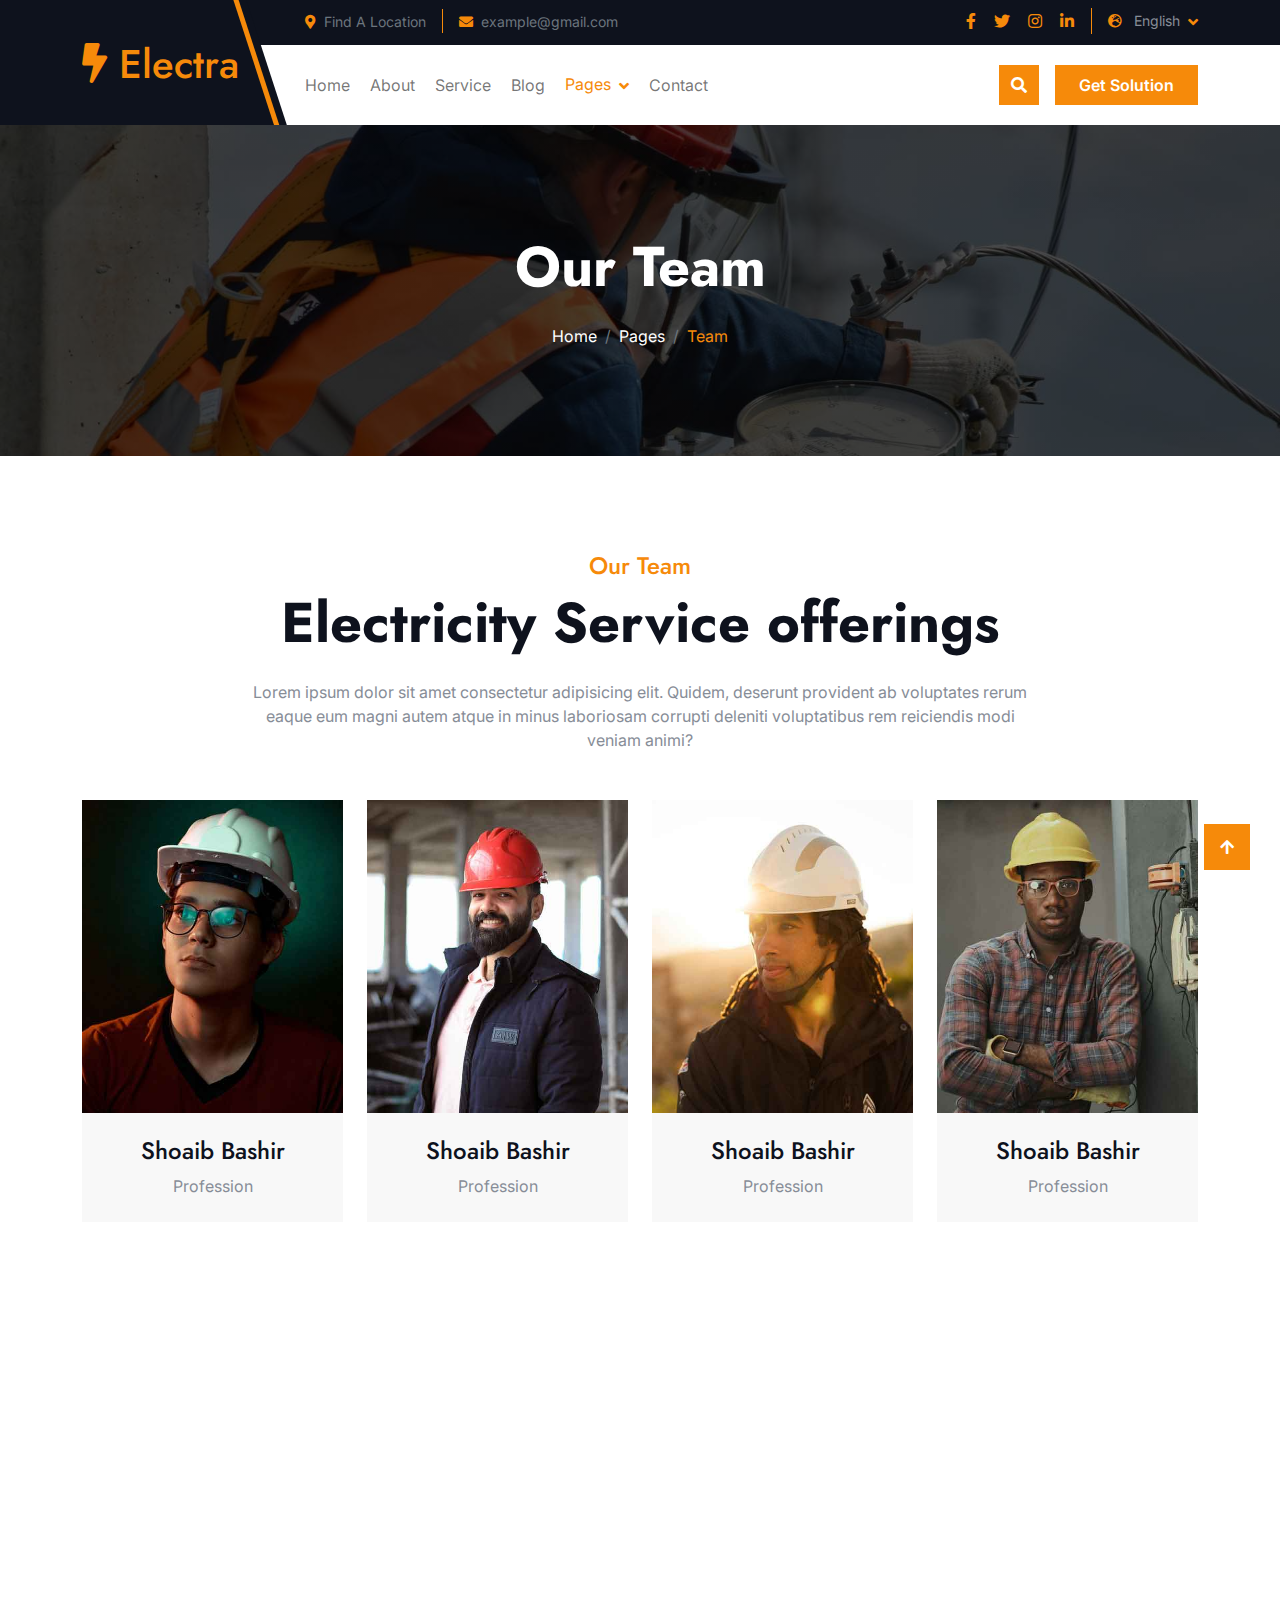
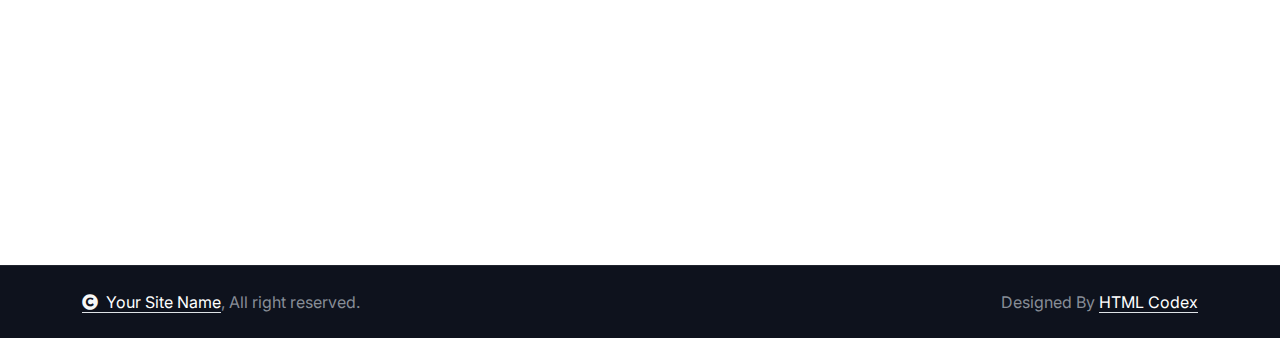
<file: electrical-website-template/team.html>
<!DOCTYPE html>
<html lang="en">

    <head>
        <meta charset="utf-8">
        <title>Electra - Electrical Website Template</title>
        <meta content="width=device-width, initial-scale=1.0" name="viewport">
        <meta content="" name="keywords">
        <meta content="" name="description">

        <!-- Google Web Fonts -->
        <link rel="preconnect" href="https://fonts.googleapis.com">
        <link rel="preconnect" href="https://fonts.gstatic.com" crossorigin>
        <link href="https://fonts.googleapis.com/css2?family=Inter:wght@100..900&family=Edu+TAS+Beginner:wght@400..700&family=Jost:ital,wght@0,100..900;1,100..900&display=swap" rel="stylesheet">

        <!-- Icon Font Stylesheet -->
        <link rel="stylesheet" href="https://use.fontawesome.com/releases/v5.15.4/css/all.css"/>
        <link href="https://cdn.jsdelivr.net/npm/bootstrap-icons@1.4.1/font/bootstrap-icons.css" rel="stylesheet">

        <!-- Libraries Stylesheet -->
        <link rel="stylesheet" href="lib/animate/animate.min.css"/>
        <link href="lib/owlcarousel/assets/owl.carousel.min.css" rel="stylesheet">


        <!-- Customized Bootstrap Stylesheet -->
        <link href="css/bootstrap.min.css" rel="stylesheet">

        <!-- Template Stylesheet -->
        <link href="css/style.css" rel="stylesheet">
    </head>

    <body>

        <!-- Spinner Start -->
        <div id="spinner" class="show bg-white position-fixed translate-middle w-100 vh-100 top-50 start-50 d-flex align-items-center justify-content-center">
            <div class="spinner-border text-primary" style="width: 3rem; height: 3rem;" role="status">
                <span class="sr-only">Loading...</span>
            </div>
        </div>
        <!-- Spinner End -->

        

        <!-- Navbar & Hero Start -->
        <div class="container-fluid header-top">
            <div class="container d-flex align-items-center">
                <div class="d-flex align-items-center h-100">
                    <a href="#" class="navbar-brand" style="height: 125px;">
                        <h1 class="text-primary mb-0"><i class="fas fa-bolt"></i> Electra</h1>
                        <!-- <img src="img/logo.png" alt="Logo"> -->
                    </a>
                </div>
                <div class="w-100 h-100">
                    <div class="topbar px-0 py-2 d-none d-lg-block" style="height: 45px;">
                        <div class="row gx-0 align-items-center">
                            <div class="col-lg-8 text-center text-lg-center mb-lg-0">
                                <div class="d-flex flex-wrap">
                                    <div class="border-end border-primary pe-3">
                                        <a href="#" class="text-muted small"><i class="fas fa-map-marker-alt text-primary me-2"></i>Find A Location</a>
                                    </div>
                                    <div class="ps-3">
                                        <a href="mailto:example@gmail.com" class="text-muted small"><i class="fas fa-envelope text-primary me-2"></i>example@gmail.com</a>
                                    </div>
                                </div>
                            </div>
                            <div class="col-lg-4 text-center text-lg-end">
                                <div class="d-flex justify-content-end">
                                    <div class="d-flex border-end border-primary pe-3">
                                        <a class="btn p-0 text-primary me-3" href="#"><i class="fab fa-facebook-f"></i></a>
                                        <a class="btn p-0 text-primary me-3" href="#"><i class="fab fa-twitter"></i></a>
                                        <a class="btn p-0 text-primary me-3" href="#"><i class="fab fa-instagram"></i></a>
                                        <a class="btn p-0 text-primary me-0" href="#"><i class="fab fa-linkedin-in"></i></a>
                                    </div>
                                    <div class="dropdown ms-3">
                                        <a href="#" class="dropdown-toggle text-white" data-bs-toggle="dropdown"><small class="text-body"><i class="fas fa-globe-europe text-primary me-2"></i> English</small></a>
                                        <div class="dropdown-menu">
                                            <a href="#" class="dropdown-item">English</a>
                                            <a href="#" class="dropdown-item">Bangla</a>
                                            <a href="#" class="dropdown-item">French</a>
                                            <a href="#" class="dropdown-item">Spanish</a>
                                            <a href="#" class="dropdown-item">Arabic</a>
                                        </div>
                                    </div>
                                </div>
                            </div>
                        </div>
                    </div>
                    <div class="nav-bar px-0 py-lg-0" style="height: 80px;">
                        <nav class="navbar navbar-expand-lg navbar-light d-flex justify-content-lg-end">
                            <a href="#" class="navbar-brand-2">
                                <h1 class="text-primary mb-0"><i class="fas fa-bolt"></i> Electra</h1>
                                <!-- <img src="img/logo.png" alt="Logo"> -->
                            </a>  
                            <button class="navbar-toggler" type="button" data-bs-toggle="collapse" data-bs-target="#navbarCollapse">
                                <span class="fa fa-bars"></span>
                            </button>
                            <div class="collapse navbar-collapse" id="navbarCollapse">
                                <div class="navbar-nav mx-0 mx-lg-auto bg-white">
                                    <a href="index.html" class="nav-item nav-link">Home</a>
                                    <a href="about.html" class="nav-item nav-link">About</a>
                                    <a href="service.html" class="nav-item nav-link">Service</a>
                                    <a href="blog.html" class="nav-item nav-link">Blog</a>
                                    <div class="nav-item dropdown active">
                                        <a href="#" class="nav-link" data-bs-toggle="dropdown">
                                            <span class="dropdown-toggle">Pages</span>
                                        </a>
                                        <div class="dropdown-menu">
                                            <a href="project.html" class="dropdown-item">Our projects</a>
                                            <a href="team.html" class="dropdown-item active">Our team</a>
                                            <a href="testimonial.html" class="dropdown-item">Testimonial</a>
                                            <a href="404.html" class="dropdown-item">404 Page</a>
                                        </div>
                                    </div>
                                    <a href="contact.html" class="nav-item nav-link">Contact</a>
                                    <div class="nav-btn ps-3">
                                        <button class="btn-search btn btn-primary btn-md-square mt-2 mt-lg-0 mb-4 mb-lg-0 flex-shrink-0" data-bs-toggle="modal" data-bs-target="#searchModal"><i class="fas fa-search"></i></button>
                                        <a href="#" class="btn btn-primary py-2 px-4 ms-0 ms-lg-3"> Get Solution</a>
                                    </div>
                                </div>
                            </div>
                        </nav>
                    </div>
                </div>
            </div>
        </div>
        <!-- Navbar & Hero End -->

        <!-- Modal Search Start -->
        <div class="modal fade" id="searchModal" tabindex="-1" aria-labelledby="exampleModalLabel" aria-hidden="true">
            <div class="modal-dialog modal-fullscreen">
                <div class="modal-content rounded-0">
                    <div class="modal-header">
                        <h5 class="modal-title" id="exampleModalLabel">Search by keyword</h5>
                        <button type="button" class="btn-close" data-bs-dismiss="modal" aria-label="Close"></button>
                    </div>
                    <div class="modal-body d-flex align-items-center bg-primary">
                        <div class="input-group w-75 mx-auto d-flex">
                            <input type="search" class="form-control p-3" placeholder="keywords" aria-describedby="search-icon-1">
                            <span id="search-icon-1" class="btn bg-light border nput-group-text p-3"><i class="fa fa-search"></i></span>
                        </div>
                    </div>
                </div>
            </div>
        </div>
        <!-- Modal Search End -->


        <!-- Header Start -->
        <div class="container-fluid bg-breadcrumb">
            <div class="container text-center py-5" style="max-width: 900px;">
                <h4 class="text-white display-4 mb-4 wow fadeInDown" data-wow-delay="0.1s">Our Team</h4>
                <ol class="breadcrumb d-flex justify-content-center mb-0 wow fadeInDown" data-wow-delay="0.3s">
                    <li class="breadcrumb-item"><a href="index.html">Home</a></li>
                    <li class="breadcrumb-item"><a href="#">Pages</a></li>
                    <li class="breadcrumb-item active text-primary">Team</li>
                </ol>    
            </div>
        </div>
        <!-- Header End -->


        <!-- Team Start -->
        <div class="container-fluid team py-5">
            <div class="container py-5">
                <div class="d-flex flex-column mx-auto text-center mb-5 wow fadeInUp" data-wow-delay="0.2s" style="max-width: 800px;">
                    <h4 class="text-primary">Our Team</h4>
                    <h1 class="display-4 mb-4">Electricity Service offerings</h1>
                    <p class="mb-0">Lorem ipsum dolor sit amet consectetur adipisicing elit. Quidem, deserunt provident ab voluptates rerum eaque eum magni autem atque in minus laboriosam corrupti deleniti voluptatibus rem reiciendis modi veniam animi?
                    </p>
                </div>
                <div class="row g-4">
                    <div class="col-md-6 col-lg-3 wow fadeInUp" data-wow-delay="0.2s">
                        <div class="team-item">
                            <div class="team-img">
                                <img src="img/team-1.jpg" class="img-fluid w-100" alt="">
                                <div class="team-icon">
                                    <a class="btn btn-square btn-primary mb-2" href=""><i class="fab fa-facebook-f"></i></a>
                                    <a class="btn btn-square btn-primary mb-2" href=""><i class="fab fa-twitter"></i></a>
                                    <a class="btn btn-square btn-primary mb-2" href=""><i class="fab fa-instagram"></i></a>
                                    <a class="btn btn-square btn-primary mb-2" href=""><i class="fab fa-linkedin-in"></i></a>
                                </div>
                            </div>
                            <div class="team-content bg-light text-center p-4">
                                <h4>Shoaib Bashir</h4>
                                <p class="mb-0">Profession</p>
                            </div>
                        </div>
                    </div>
                    <div class="col-md-6 col-lg-3 wow fadeInUp" data-wow-delay="0.4s">
                        <div class="team-item">
                            <div class="team-img">
                                <img src="img/team-2.jpg" class="img-fluid w-100" alt="">
                                <div class="team-icon">
                                    <a class="btn btn-square btn-primary mb-2" href=""><i class="fab fa-facebook-f"></i></a>
                                    <a class="btn btn-square btn-primary mb-2" href=""><i class="fab fa-twitter"></i></a>
                                    <a class="btn btn-square btn-primary mb-2" href=""><i class="fab fa-instagram"></i></a>
                                    <a class="btn btn-square btn-primary mb-2" href=""><i class="fab fa-linkedin-in"></i></a>
                                </div>
                            </div>
                            <div class="team-content bg-light text-center p-4">
                                <h4>Shoaib Bashir</h4>
                                <p class="mb-0">Profession</p>
                            </div>
                        </div>
                    </div>
                    <div class="col-md-6 col-lg-3 wow fadeInUp" data-wow-delay="0.6s">
                        <div class="team-item">
                            <div class="team-img">
                                <img src="img/team-3.jpg" class="img-fluid w-100" alt="">
                                <div class="team-icon">
                                    <a class="btn btn-square btn-primary mb-2" href=""><i class="fab fa-facebook-f"></i></a>
                                    <a class="btn btn-square btn-primary mb-2" href=""><i class="fab fa-twitter"></i></a>
                                    <a class="btn btn-square btn-primary mb-2" href=""><i class="fab fa-instagram"></i></a>
                                    <a class="btn btn-square btn-primary mb-2" href=""><i class="fab fa-linkedin-in"></i></a>
                                </div>
                            </div>
                            <div class="team-content bg-light text-center p-4">
                                <h4>Shoaib Bashir</h4>
                                <p class="mb-0">Profession</p>
                            </div>
                        </div>
                    </div>
                    <div class="col-md-6 col-lg-3 wow fadeInUp" data-wow-delay="0.8s">
                        <div class="team-item">
                            <div class="team-img">
                                <img src="img/team-4.jpg" class="img-fluid w-100" alt="">
                                <div class="team-icon">
                                    <a class="btn btn-square btn-primary mb-2" href=""><i class="fab fa-facebook-f"></i></a>
                                    <a class="btn btn-square btn-primary mb-2" href=""><i class="fab fa-twitter"></i></a>
                                    <a class="btn btn-square btn-primary mb-2" href=""><i class="fab fa-instagram"></i></a>
                                    <a class="btn btn-square btn-primary mb-2" href=""><i class="fab fa-linkedin-in"></i></a>
                                </div>
                            </div>
                            <div class="team-content bg-light text-center p-4">
                                <h4>Shoaib Bashir</h4>
                                <p class="mb-0">Profession</p>
                            </div>
                        </div>
                    </div>
                </div>
            </div>
         </div>
        <!-- Team End -->

        <!-- Footer Start -->
        <div class="container-fluid footer bg-dark py-5 wow fadeIn" data-wow-delay="0.2s">
            <div class="container py-5">
                <div class="row g-5 mb-5 align-items-center">
                    <div class="col-lg-7">
                        <div class="position-relative mx-auto">
                            <input class="form-control w-100 py-3 ps-4 pe-5" type="text" placeholder="Email address to Subscribe">
                            <button type="button" class="btn btn-primary position-absolute top-0 end-0 py-2 px-4 mt-2 me-2">Subscribe</button>
                        </div>
                    </div>
                    <div class="col-lg-5">
                        <div class="d-flex align-items-center justify-content-center justify-content-lg-end">
                            <a class="btn btn-light btn-md-square me-3" href=""><i class="fab fa-facebook-f"></i></a>
                            <a class="btn btn-light btn-md-square me-3" href=""><i class="fab fa-twitter"></i></a>
                            <a class="btn btn-light btn-md-square me-3" href=""><i class="fab fa-instagram"></i></a>
                            <a class="btn btn-light btn-md-square me-0" href=""><i class="fab fa-linkedin-in"></i></a>
                        </div>
                    </div>
                </div>
                <div class="row g-5">
                    <div class="col-md-6 col-lg-6 col-xl-3">
                        <div class="footer-item d-flex flex-column">
                            <div class="footer-item">
                                <h3 class="text-white mb-4"><i class="fas fa-bolt text-primary me-3"></i>Electra</h3>
                                <p class="mb-3">Dolor amet sit justo amet elitr clita ipsum elitr est.Lorem ipsum dolor sit amet, consectetur adipiscing elit consectetur adipiscing elit.</p>
                            </div>
                        </div>
                    </div>
                    <div class="col-md-6 col-lg-6 col-xl-3">
                        <div class="footer-item d-flex flex-column">
                            <h4 class="text-white mb-4">Quick Links</h4>
                            <a href="#"> Home</a>
                            <a href="#"> About us</a>
                            <a href="#"> Service</a>
                            <a href="#"> Testimonial</a>
                            <a href="#"> Contact Us</a>
                        </div>
                    </div>
                    <div class="col-md-6 col-lg-6 col-xl-3">
                        <div class="footer-item d-flex flex-column">
                            <h4 class="text-white mb-4">Electricity service</h4>
                            <a href="#"> Air Conditioning</a>
                            <a href="#"> Electrical Panels</a>
                            <a href="#"> Security System</a>
                            <a href="#"> Indoor Lighting</a>
                            <a href="#"> Electrical Services</a>
                        </div>
                    </div>
                    <div class="col-md-6 col-lg-6 col-xl-3">
                        <div class="footer-item d-flex flex-column">
                            <h4 class="text-white mb-4">Contact Info</h4>
                            <a href="#"><i class="fa fa-map-marker-alt text-primary me-2"></i> 123 Street, New York, USA</a>
                            <a href="mailto:info@example.com"><i class="fas fa-envelope text-primary me-2"></i> info@example.com</a>
                            <a href="mailto:info@example.com"><i class="fas fa-envelope text-primary me-2"></i> info@example.com</a>
                            <a href="tel:+012 345 67890"><i class="fas fa-phone text-primary me-2"></i> +012 345 67890</a>
                            <a href="tel:+012 345 67890" class="mb-3"><i class="fas fa-print text-primary me-2"></i> +012 345 67890</a>
                        </div>
                    </div>
                </div>
            </div>
        </div>
        <!-- Footer End -->

        
        <!-- Copyright Start -->
        <div class="container-fluid copyright py-4">
            <div class="container">
                <div class="row g-4 align-items-center">
                    <div class="col-md-6 text-center text-md-start mb-md-0">
                        <span class="text-body"><a href="#" class="border-bottom text-white"><i class="fas fa-copyright text-light me-2"></i>Your Site Name</a>, All right reserved.</span>
                    </div>
                    <div class="col-md-6 text-center text-md-end text-body">
                        <!--/*** This template is free as long as you keep the below author’s credit link/attribution link/backlink. ***/-->
                        <!--/*** If you'd like to use the template without the below author’s credit link/attribution link/backlink, ***/-->
                        <!--/*** you can purchase the Credit Removal License from "https://htmlcodex.com/credit-removal". ***/-->
                        Designed By <a class="border-bottom text-white" href="https://htmlcodex.com">HTML Codex</a>
                    </div>
                </div>
            </div>
        </div>
        <!-- Copyright End -->

         


        


        <!-- Back to Top -->
        <a href="#" class="btn btn-primary btn-lg-square back-to-top"><i class="fa fa-arrow-up"></i></a>   

        
        <!-- JavaScript Libraries -->
        <script src="https://ajax.googleapis.com/ajax/libs/jquery/3.6.4/jquery.min.js"></script>
        <script src="https://cdn.jsdelivr.net/npm/bootstrap@5.0.0/dist/js/bootstrap.bundle.min.js"></script>
        <script src="lib/wow/wow.min.js"></script>
        <script src="lib/easing/easing.min.js"></script>
        <script src="lib/waypoints/waypoints.min.js"></script>
        <script src="lib/owlcarousel/owl.carousel.min.js"></script>
        

        <!-- Template Javascript -->
        <script src="js/main.js"></script>
    </body>

</html>
</file>
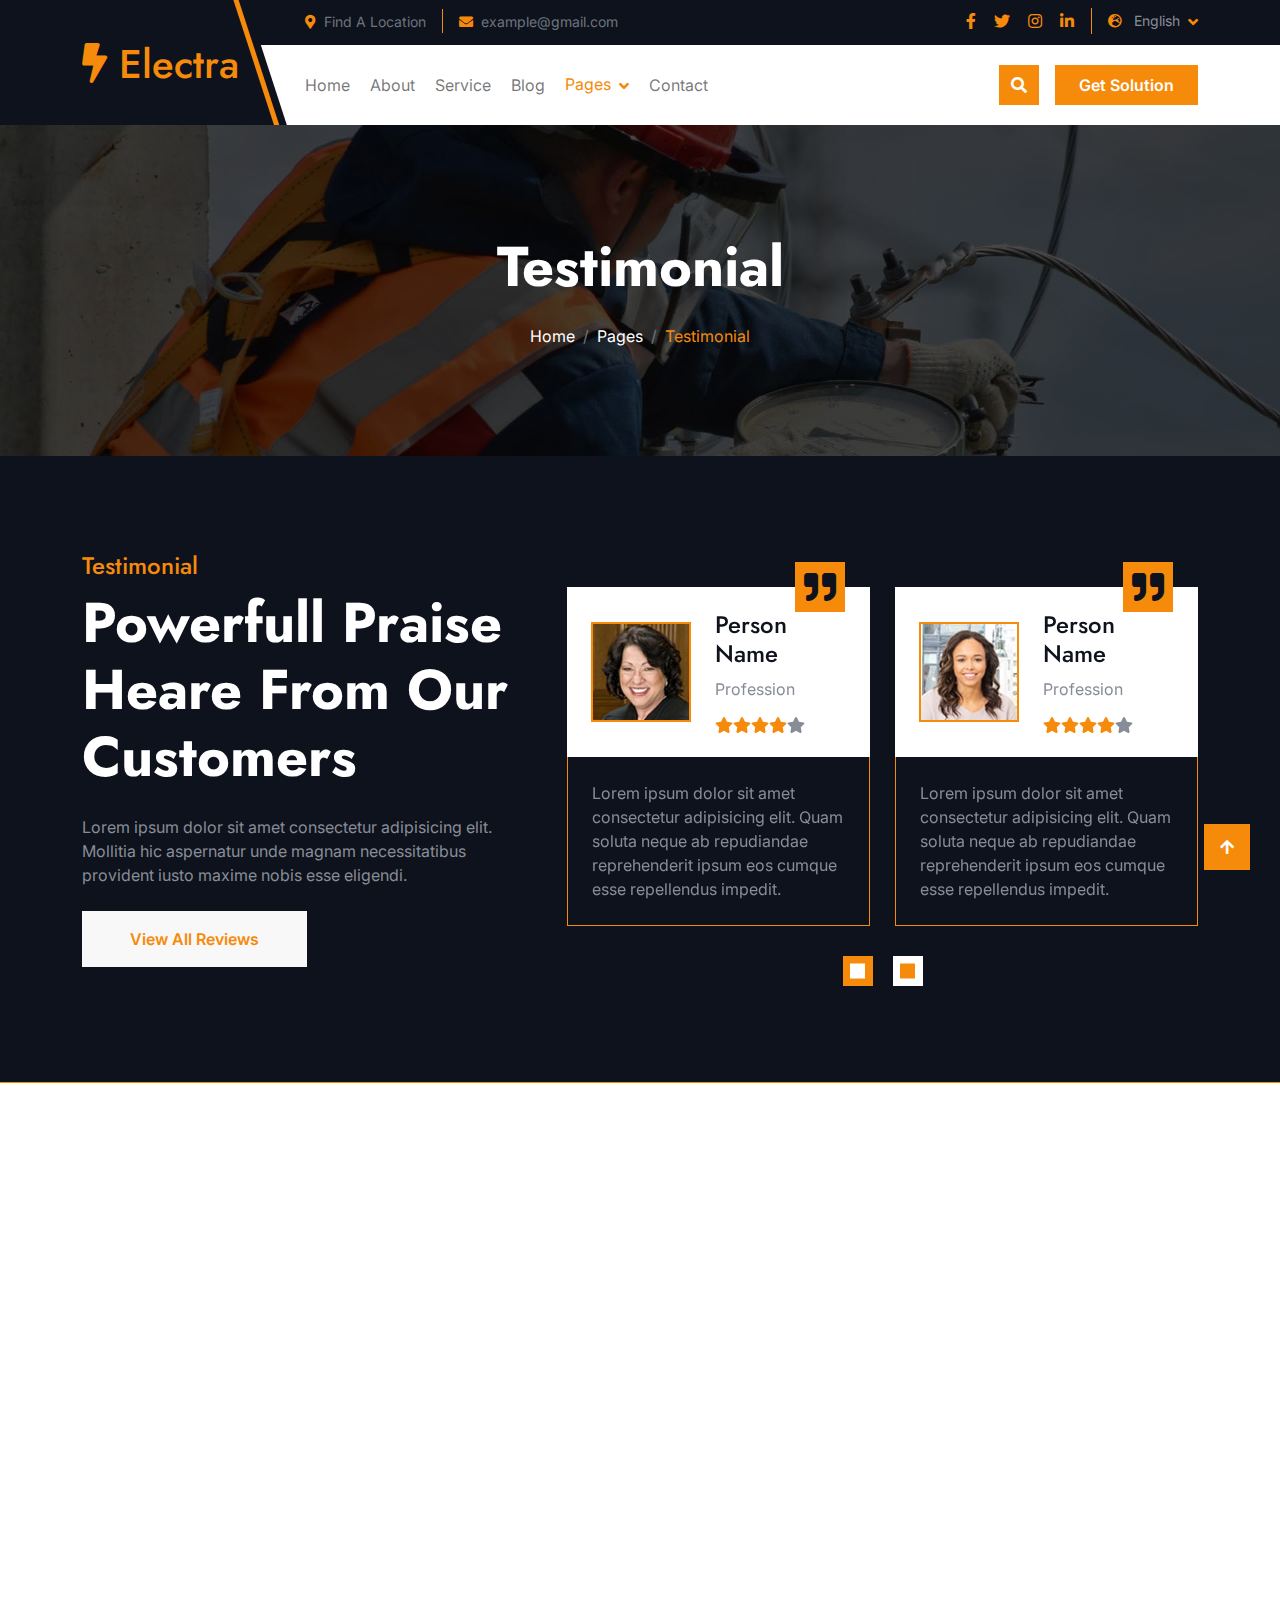
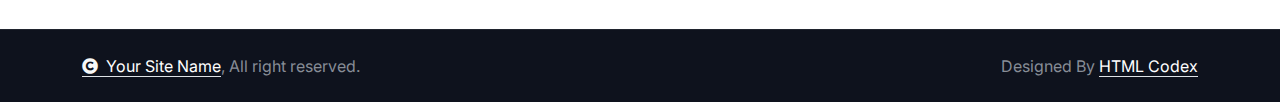
<file: electrical-website-template/testimonial.html>
<!DOCTYPE html>
<html lang="en">

    <head>
        <meta charset="utf-8">
        <title>Electra - Electrical Website Template</title>
        <meta content="width=device-width, initial-scale=1.0" name="viewport">
        <meta content="" name="keywords">
        <meta content="" name="description">

        <!-- Google Web Fonts -->
        <link rel="preconnect" href="https://fonts.googleapis.com">
        <link rel="preconnect" href="https://fonts.gstatic.com" crossorigin>
        <link href="https://fonts.googleapis.com/css2?family=Inter:wght@100..900&family=Edu+TAS+Beginner:wght@400..700&family=Jost:ital,wght@0,100..900;1,100..900&display=swap" rel="stylesheet">

        <!-- Icon Font Stylesheet -->
        <link rel="stylesheet" href="https://use.fontawesome.com/releases/v5.15.4/css/all.css"/>
        <link href="https://cdn.jsdelivr.net/npm/bootstrap-icons@1.4.1/font/bootstrap-icons.css" rel="stylesheet">

        <!-- Libraries Stylesheet -->
        <link rel="stylesheet" href="lib/animate/animate.min.css"/>
        <link href="lib/owlcarousel/assets/owl.carousel.min.css" rel="stylesheet">


        <!-- Customized Bootstrap Stylesheet -->
        <link href="css/bootstrap.min.css" rel="stylesheet">

        <!-- Template Stylesheet -->
        <link href="css/style.css" rel="stylesheet">
    </head>

    <body>

        <!-- Spinner Start -->
        <div id="spinner" class="show bg-white position-fixed translate-middle w-100 vh-100 top-50 start-50 d-flex align-items-center justify-content-center">
            <div class="spinner-border text-primary" style="width: 3rem; height: 3rem;" role="status">
                <span class="sr-only">Loading...</span>
            </div>
        </div>
        <!-- Spinner End -->

        

        <!-- Navbar & Hero Start -->
        <div class="container-fluid header-top">
            <div class="container d-flex align-items-center">
                <div class="d-flex align-items-center h-100">
                    <a href="#" class="navbar-brand" style="height: 125px;">
                        <h1 class="text-primary mb-0"><i class="fas fa-bolt"></i> Electra</h1>
                        <!-- <img src="img/logo.png" alt="Logo"> -->
                    </a>
                </div>
                <div class="w-100 h-100">
                    <div class="topbar px-0 py-2 d-none d-lg-block" style="height: 45px;">
                        <div class="row gx-0 align-items-center">
                            <div class="col-lg-8 text-center text-lg-center mb-lg-0">
                                <div class="d-flex flex-wrap">
                                    <div class="border-end border-primary pe-3">
                                        <a href="#" class="text-muted small"><i class="fas fa-map-marker-alt text-primary me-2"></i>Find A Location</a>
                                    </div>
                                    <div class="ps-3">
                                        <a href="mailto:example@gmail.com" class="text-muted small"><i class="fas fa-envelope text-primary me-2"></i>example@gmail.com</a>
                                    </div>
                                </div>
                            </div>
                            <div class="col-lg-4 text-center text-lg-end">
                                <div class="d-flex justify-content-end">
                                    <div class="d-flex border-end border-primary pe-3">
                                        <a class="btn p-0 text-primary me-3" href="#"><i class="fab fa-facebook-f"></i></a>
                                        <a class="btn p-0 text-primary me-3" href="#"><i class="fab fa-twitter"></i></a>
                                        <a class="btn p-0 text-primary me-3" href="#"><i class="fab fa-instagram"></i></a>
                                        <a class="btn p-0 text-primary me-0" href="#"><i class="fab fa-linkedin-in"></i></a>
                                    </div>
                                    <div class="dropdown ms-3">
                                        <a href="#" class="dropdown-toggle text-white" data-bs-toggle="dropdown"><small class="text-body"><i class="fas fa-globe-europe text-primary me-2"></i> English</small></a>
                                        <div class="dropdown-menu">
                                            <a href="#" class="dropdown-item">English</a>
                                            <a href="#" class="dropdown-item">Bangla</a>
                                            <a href="#" class="dropdown-item">French</a>
                                            <a href="#" class="dropdown-item">Spanish</a>
                                            <a href="#" class="dropdown-item">Arabic</a>
                                        </div>
                                    </div>
                                </div>
                            </div>
                        </div>
                    </div>
                    <div class="nav-bar px-0 py-lg-0" style="height: 80px;">
                        <nav class="navbar navbar-expand-lg navbar-light d-flex justify-content-lg-end">
                            <a href="#" class="navbar-brand-2">
                                <h1 class="text-primary mb-0"><i class="fas fa-bolt"></i> Electra</h1>
                                <!-- <img src="img/logo.png" alt="Logo"> -->
                            </a>  
                            <button class="navbar-toggler" type="button" data-bs-toggle="collapse" data-bs-target="#navbarCollapse">
                                <span class="fa fa-bars"></span>
                            </button>
                            <div class="collapse navbar-collapse" id="navbarCollapse">
                                <div class="navbar-nav mx-0 mx-lg-auto bg-white">
                                    <a href="index.html" class="nav-item nav-link">Home</a>
                                    <a href="about.html" class="nav-item nav-link">About</a>
                                    <a href="service.html" class="nav-item nav-link">Service</a>
                                    <a href="blog.html" class="nav-item nav-link">Blog</a>
                                    <div class="nav-item dropdown active">
                                        <a href="#" class="nav-link" data-bs-toggle="dropdown">
                                            <span class="dropdown-toggle">Pages</span>
                                        </a>
                                        <div class="dropdown-menu">
                                            <a href="project.html" class="dropdown-item">Our projects</a>
                                            <a href="team.html" class="dropdown-item">Our team</a>
                                            <a href="testimonial.html" class="dropdown-item active">Testimonial</a>
                                            <a href="404.html" class="dropdown-item">404 Page</a>
                                        </div>
                                    </div>
                                    <a href="contact.html" class="nav-item nav-link">Contact</a>
                                    <div class="nav-btn ps-3">
                                        <button class="btn-search btn btn-primary btn-md-square mt-2 mt-lg-0 mb-4 mb-lg-0 flex-shrink-0" data-bs-toggle="modal" data-bs-target="#searchModal"><i class="fas fa-search"></i></button>
                                        <a href="#" class="btn btn-primary py-2 px-4 ms-0 ms-lg-3"> Get Solution</a>
                                    </div>
                                </div>
                            </div>
                        </nav>
                    </div>
                </div>
            </div>
        </div>
        <!-- Navbar & Hero End -->

        <!-- Modal Search Start -->
        <div class="modal fade" id="searchModal" tabindex="-1" aria-labelledby="exampleModalLabel" aria-hidden="true">
            <div class="modal-dialog modal-fullscreen">
                <div class="modal-content rounded-0">
                    <div class="modal-header">
                        <h5 class="modal-title" id="exampleModalLabel">Search by keyword</h5>
                        <button type="button" class="btn-close" data-bs-dismiss="modal" aria-label="Close"></button>
                    </div>
                    <div class="modal-body d-flex align-items-center bg-primary">
                        <div class="input-group w-75 mx-auto d-flex">
                            <input type="search" class="form-control p-3" placeholder="keywords" aria-describedby="search-icon-1">
                            <span id="search-icon-1" class="btn bg-light border nput-group-text p-3"><i class="fa fa-search"></i></span>
                        </div>
                    </div>
                </div>
            </div>
        </div>
        <!-- Modal Search End -->


        <!-- Header Start -->
        <div class="container-fluid bg-breadcrumb">
            <div class="container text-center py-5" style="max-width: 900px;">
                <h4 class="text-white display-4 mb-4 wow fadeInDown" data-wow-delay="0.1s">Testimonial</h4>
                <ol class="breadcrumb d-flex justify-content-center mb-0 wow fadeInDown" data-wow-delay="0.3s">
                    <li class="breadcrumb-item"><a href="index.html">Home</a></li>
                    <li class="breadcrumb-item"><a href="#">Pages</a></li>
                    <li class="breadcrumb-item active text-primary">Testimonial</li>
                </ol>    
            </div>
        </div>
        <!-- Header End -->


        <!-- Testimonial Start -->
        <div class="container-fluid testimonial bg-dark border-bottom border-primary py-5">
            <div class="container py-5">
                <div class="row g-5">
                    <div class="col-lg-6 col-xl-5 wow fadeInUp" data-wow-delay="0.2s">
                        <h4 class="text-primary">Testimonial</h4>
                        <h1 class="display-4 text-white mb-4">Powerfull Praise Heare From Our Customers</h1>
                        <p class="mb-4">Lorem ipsum dolor sit amet consectetur adipisicing elit. Mollitia hic aspernatur unde magnam necessitatibus provident iusto maxime nobis esse eligendi.
                        </p>
                        <a class="btn btn-light py-3 px-5" href="#">View All Reviews</a>
                    </div>
                    <div class="col-lg-6 col-xl-7 wow fadeInUp" data-wow-delay="0.4s">
                        <div class="owl-carousel testimonial-carousel">
                            <div class="testimonial-item">
                                <div class="testimonial-quote"><i class="fa fa-quote-right fa-2x"></i>
                                </div>
                                <div class="testimonial-inner p-4">
                                    <img src="img/testimonial-1.jpg" class="img-fluid" alt="">
                                    <div class="ms-4">
                                        <h4>Person Name</h4>
                                        <p>Profession</p>
                                        <div class="d-flex text-primary">
                                            <i class="fas fa-star"></i>
                                            <i class="fas fa-star"></i>
                                            <i class="fas fa-star"></i>
                                            <i class="fas fa-star"></i>
                                            <i class="fas fa-star text-body"></i>
                                        </div>
                                    </div>
                                </div>
                                <div class="customer-text p-4">
                                    <p class="mb-0">Lorem ipsum dolor sit amet consectetur adipisicing elit. Quam soluta neque ab repudiandae reprehenderit ipsum eos cumque esse repellendus impedit.</p>
                                </div>
                            </div>
                            <div class="testimonial-item">
                                <div class="testimonial-quote"><i class="fa fa-quote-right fa-2x"></i>
                                </div>
                                <div class="testimonial-inner p-4">
                                    <img src="img/testimonial-2.jpg" class="img-fluid" alt="">
                                    <div class="ms-4">
                                        <h4>Person Name</h4>
                                        <p>Profession</p>
                                        <div class="d-flex text-primary">
                                            <i class="fas fa-star"></i>
                                            <i class="fas fa-star"></i>
                                            <i class="fas fa-star"></i>
                                            <i class="fas fa-star"></i>
                                            <i class="fas fa-star text-body"></i>
                                        </div>
                                    </div>
                                </div>
                                <div class="customer-text p-4">
                                    <p class="mb-0">Lorem ipsum dolor sit amet consectetur adipisicing elit. Quam soluta neque ab repudiandae reprehenderit ipsum eos cumque esse repellendus impedit.</p>
                                </div>
                            </div>
                            <div class="testimonial-item">
                                <div class="testimonial-quote"><i class="fa fa-quote-right fa-2x"></i>
                                </div>
                                <div class="testimonial-inner p-4">
                                    <img src="img/testimonial-3.jpg" class="img-fluid" alt="">
                                    <div class="ms-4">
                                        <h4>Person Name</h4>
                                        <p>Profession</p>
                                        <div class="d-flex text-primary">
                                            <i class="fas fa-star"></i>
                                            <i class="fas fa-star"></i>
                                            <i class="fas fa-star"></i>
                                            <i class="fas fa-star"></i>
                                            <i class="fas fa-star text-body"></i>
                                        </div>
                                    </div>
                                </div>
                                <div class="customer-text p-4">
                                    <p class="mb-0">Lorem ipsum dolor sit amet consectetur adipisicing elit. Quam soluta neque ab repudiandae reprehenderit ipsum eos cumque esse repellendus impedit.</p>
                                </div>
                            </div>
                        </div>
                    </div>
                </div>
            </div>
         </div>
        <!-- Testimonial End -->

        <!-- Footer Start -->
        <div class="container-fluid footer bg-dark py-5 wow fadeIn" data-wow-delay="0.2s">
            <div class="container py-5">
                <div class="row g-5 mb-5 align-items-center">
                    <div class="col-lg-7">
                        <div class="position-relative mx-auto">
                            <input class="form-control w-100 py-3 ps-4 pe-5" type="text" placeholder="Email address to Subscribe">
                            <button type="button" class="btn btn-primary position-absolute top-0 end-0 py-2 px-4 mt-2 me-2">Subscribe</button>
                        </div>
                    </div>
                    <div class="col-lg-5">
                        <div class="d-flex align-items-center justify-content-center justify-content-lg-end">
                            <a class="btn btn-light btn-md-square me-3" href=""><i class="fab fa-facebook-f"></i></a>
                            <a class="btn btn-light btn-md-square me-3" href=""><i class="fab fa-twitter"></i></a>
                            <a class="btn btn-light btn-md-square me-3" href=""><i class="fab fa-instagram"></i></a>
                            <a class="btn btn-light btn-md-square me-0" href=""><i class="fab fa-linkedin-in"></i></a>
                        </div>
                    </div>
                </div>
                <div class="row g-5">
                    <div class="col-md-6 col-lg-6 col-xl-3">
                        <div class="footer-item d-flex flex-column">
                            <div class="footer-item">
                                <h3 class="text-white mb-4"><i class="fas fa-bolt text-primary me-3"></i>Electra</h3>
                                <p class="mb-3">Dolor amet sit justo amet elitr clita ipsum elitr est.Lorem ipsum dolor sit amet, consectetur adipiscing elit consectetur adipiscing elit.</p>
                            </div>
                        </div>
                    </div>
                    <div class="col-md-6 col-lg-6 col-xl-3">
                        <div class="footer-item d-flex flex-column">
                            <h4 class="text-white mb-4">Quick Links</h4>
                            <a href="#"> Home</a>
                            <a href="#"> About us</a>
                            <a href="#"> Service</a>
                            <a href="#"> Testimonial</a>
                            <a href="#"> Contact Us</a>
                        </div>
                    </div>
                    <div class="col-md-6 col-lg-6 col-xl-3">
                        <div class="footer-item d-flex flex-column">
                            <h4 class="text-white mb-4">Electricity service</h4>
                            <a href="#"> Air Conditioning</a>
                            <a href="#"> Electrical Panels</a>
                            <a href="#"> Security System</a>
                            <a href="#"> Indoor Lighting</a>
                            <a href="#"> Electrical Services</a>
                        </div>
                    </div>
                    <div class="col-md-6 col-lg-6 col-xl-3">
                        <div class="footer-item d-flex flex-column">
                            <h4 class="text-white mb-4">Contact Info</h4>
                            <a href="#"><i class="fa fa-map-marker-alt text-primary me-2"></i> 123 Street, New York, USA</a>
                            <a href="mailto:info@example.com"><i class="fas fa-envelope text-primary me-2"></i> info@example.com</a>
                            <a href="mailto:info@example.com"><i class="fas fa-envelope text-primary me-2"></i> info@example.com</a>
                            <a href="tel:+012 345 67890"><i class="fas fa-phone text-primary me-2"></i> +012 345 67890</a>
                            <a href="tel:+012 345 67890" class="mb-3"><i class="fas fa-print text-primary me-2"></i> +012 345 67890</a>
                        </div>
                    </div>
                </div>
            </div>
        </div>
        <!-- Footer End -->

        
        <!-- Copyright Start -->
        <div class="container-fluid copyright py-4">
            <div class="container">
                <div class="row g-4 align-items-center">
                    <div class="col-md-6 text-center text-md-start mb-md-0">
                        <span class="text-body"><a href="#" class="border-bottom text-white"><i class="fas fa-copyright text-light me-2"></i>Your Site Name</a>, All right reserved.</span>
                    </div>
                    <div class="col-md-6 text-center text-md-end text-body">
                        <!--/*** This template is free as long as you keep the below author’s credit link/attribution link/backlink. ***/-->
                        <!--/*** If you'd like to use the template without the below author’s credit link/attribution link/backlink, ***/-->
                        <!--/*** you can purchase the Credit Removal License from "https://htmlcodex.com/credit-removal". ***/-->
                        Designed By <a class="border-bottom text-white" href="https://htmlcodex.com">HTML Codex</a>
                    </div>
                </div>
            </div>
        </div>
        <!-- Copyright End -->

         


        


        <!-- Back to Top -->
        <a href="#" class="btn btn-primary btn-lg-square back-to-top"><i class="fa fa-arrow-up"></i></a>   

        
        <!-- JavaScript Libraries -->
        <script src="https://ajax.googleapis.com/ajax/libs/jquery/3.6.4/jquery.min.js"></script>
        <script src="https://cdn.jsdelivr.net/npm/bootstrap@5.0.0/dist/js/bootstrap.bundle.min.js"></script>
        <script src="lib/wow/wow.min.js"></script>
        <script src="lib/easing/easing.min.js"></script>
        <script src="lib/waypoints/waypoints.min.js"></script>
        <script src="lib/owlcarousel/owl.carousel.min.js"></script>
        

        <!-- Template Javascript -->
        <script src="js/main.js"></script>
    </body>

</html>
</file>
<file: electrical-website-template/css/style.css>
/*** Spinner Start ***/
#spinner {
    opacity: 0;
    visibility: hidden;
    transition: opacity .5s ease-out, visibility 0s linear .5s;
    z-index: 99999;
}

#spinner.show {
    transition: opacity .5s ease-out, visibility 0s linear 0s;
    visibility: visible;
    opacity: 1;
}
/*** Spinner End ***/

.back-to-top {
    position: fixed;
    right: 30px;
    bottom: 30px;
    transition: 0.5s;
    z-index: 99;
}


/*** Button Start ***/
.btn {
    font-weight: 600;
    transition: .5s;
}

.btn-square {
    width: 32px;
    height: 32px;
}

.btn-sm-square {
    width: 34px;
    height: 34px;
}

.btn-md-square {
    width: 40px;
    height: 40px;
}

.btn-lg-square {
    width: 46px;
    height: 46px;
}

.btn-xl-square {
    width: 56px;
    height: 56px;
}

.btn-square,
.btn-sm-square,
.btn-md-square,
.btn-lg-square,
.btn-xl-square {
    padding: 0;
    display: flex;
    align-items: center;
    justify-content: center;
    font-weight: normal;
}

.btn.btn-primary {
    color: var(--bs-white);
    border: none;
}

.btn.btn-primary:hover {
    background: var(--bs-dark);
    color: var(--bs-white);
}

.btn.btn-light {
    color: var(--bs-primary);
    border: none;
}

.btn.btn-light:hover {
    color: var(--bs-white);
    background: var(--bs-primary);
}

/*** Navbar Start ***/
.header-top .topbar .dropdown-toggle::after {
    border: none;
    content: "\f107";
    font-family: "Font Awesome 5 Free";
    font-weight: 600;
    vertical-align: middle;
    margin-left: 8px;
    color: var(--bs-primary);
}

.header-top .topbar .dropdown .dropdown-menu {
    transform: rotateX(0deg);
    visibility: visible;
    background: var(--bs-light);
    padding-top: 12px;
    border: 0;
    transition: .5s;
    opacity: 1;
}

.header-top {
    height: 125px;
    position: relative;
}

.header-top::after {
    content: "";
    position: absolute;
    overflow: hidden;
    width: 16%;
    height: 100%;
    top: 0;
    left: 0;
    background: var(--bs-dark);
    z-index: 1;
}

@media (min-width: 992px) {
    .header-top::before {
        content: "";
        position: absolute;
        overflow: hidden;
        width: 100%;
        height: 45px;
        top: 0;
        right: 0;
        background: var(--bs-dark);
        z-index: -1;
    }

    .navbar-brand-2 {
        display: none;
    }
}

@media (max-width: 991px) {
    .header-top {
        max-height: 80px;
    }

    .navbar {
        justify-content: space-between;
    }

    .header-top .container {
        max-height: 80px;
    }

    .navbar-brand {
        display: none;
    }

    .navbar-brand-2 {
        position: relative;
        overflow: hidden;
        width: 200px;
        height: 100%;
        padding: 0;
        display: flex;
        align-items: center;
        z-index: 99;
    }

    .navbar-brand-2::before {
        content: "";
        position: absolute;
        overflow: hidden;
        width: 100%;
        height: 600px;
        top: -200px;
        right: 18px;
        background: var(--bs-dark);
        transform: rotate(-18deg);
        z-index: -1;
    }

    .navbar-brand-2::after {
        content: "";
        position: absolute;
        overflow: hidden;
        width: 5px;
        height: 600px;
        top: -200px;
        right: 18px;
        background: var(--bs-primary);
        transform: rotate(-18deg);
        z-index: -1;
    }

    .navbar.navbar-light {
        height: 100%;
        padding: 0;
    }

    .navbar .navbar-collapse {
        margin-top: -20px;
    }

}

.nav-bar .navbar {
    z-index: 9;
}

.navbar-light .navbar-brand img {
    max-height: 60px;
    transition: .5s;
}

.nav-bar .navbar-light .navbar-brand img {
    max-height: 50px;
}

.navbar .navbar-nav .nav-item .nav-link {
    padding: 0;
}

.navbar .navbar-nav .nav-item {
    display: flex;
    align-items: center;
    padding: 0;
    margin-right: 20px;
}

.navbar-light .navbar-nav .nav-item:hover,
.navbar-light .navbar-nav .nav-item.active,
.navbar-light .navbar-nav .nav-item:hover .nav-link,
.navbar-light .navbar-nav .nav-item.active .nav-link {
    color: var(--bs-primary);
}

@media (max-width: 991px) {
    .navbar {
        padding: 20px 0;
    }

    .navbar .navbar-nav .nav-link {
        padding: 0;
    }

    .navbar .navbar-nav .nav-item {
        display: flex;
        padding: 12px;
        flex-direction: column;
        justify-content: start;
        align-items: start;
    }

    .navbar .navbar-nav .nav-btn {
        display: flex;
        justify-content: start;
    }

    .navbar .navbar-nav {
        width: 100%;
        display: flex;
        margin-top: 20px;
        padding-bottom: 20px;
        margin-left: 50px;
        background: var(--bs-light);
    }

    .navbar .navbar-nav .nav-btn {
        display: flex;
        flex-direction: column;
    }

    .navbar .navbar-nav .nav-btn a.btn {
        margin-right: 15px;
    }

    .navbar.navbar-expand-lg .navbar-toggler {
        padding: 8px 15px;
        border: 1px solid var(--bs-primary);
        color: var(--bs-primary);
    }
}

.navbar .dropdown-toggle::after {
    border: none;
    content: "\f107";
    font-family: "Font Awesome 5 Free";
    font-weight: 600;
    vertical-align: middle;
    margin-left: 8px;
}

.dropdown .dropdown-menu .dropdown-item:hover {
    background: var(--bs-primary);
    color: var(--bs-white);
}

@media (min-width: 992px) {
    .navbar {
        padding: 20px 0;
    }

    .navbar .nav-btn {
        display: flex;
        align-items: center;
        justify-content: end;
    }

    .navbar .navbar-nav {
        width: 100%;
        display: flex;
        justify-content: center;
        align-items: center;
        background: var(--bs-light);
        border-radius: 10px;
    }

    .navbar .navbar-nav .nav-btn {
        width: 100%;
        display: flex;
        margin-left: auto;
    }

    .navbar .nav-item .dropdown-menu {
        display: block;
        visibility: hidden;
        top: 100%;
        transform: rotateX(-75deg);
        transform-origin: 0% 0%;
        border: 0;
        transition: .5s;
        opacity: 0;
    }

    .navbar .nav-item:hover .dropdown-menu {
        transform: rotateX(0deg);
        visibility: visible;
        margin-top: 19px;
        background: var(--bs-white);
        transition: .5s;
        opacity: 1;
    }

    .header-top .navbar-brand {
        position: relative;
        overflow: hidden;
        padding: 40px 50px 40px 0;
        z-index: 99;
    }
    
    .navbar-brand::before {
        content: "";
        position: absolute;
        overflow: hidden;
        width: 300px;
        height: 600px;
        top: -200px;
        right: 18px;
        background: var(--bs-dark);
        transform: rotate(-18deg);
        z-index: -1;
    }
    
    .navbar-brand::after {
        content: "";
        position: absolute;
        overflow: hidden;
        width: 5px;
        height: 600px;
        top: -200px;
        right: 18px;
        background: var(--bs-primary);
        transform: rotate(-18deg);
        z-index: -1;
    }
}
/*** Navbar End ***/


/*** Carousel Hero Header Start ***/
.hero-section {
    background-image: url(../img/carousel-1.jpg);
    background-repeat: no-repeat;
    background-position: center center;
    background-size: cover;
    width: 100%;
    height: 700px;
    display: flex;
    align-items: center;
    position: relative;
}

.hero-bg-half-1 {
    background-image: url(../img/header-2.jpg);
    clip-path: polygon(37% 0%, 100% 0%, 100% 100%, 0% 100%);
    filter: grayscale(10%);
    transform: scale(100% - 50%);
    background-position: center right;
    background-repeat: no-repeat;
    background-size: cover;
    position: absolute;
    width: 58%;
    height: 100%;
    right: 0;
    top: 0;
}

.hero-bg-half-2 {
    background-image: url(../img/header-1.jpg);
    clip-path: polygon(37% 0%, 100% 0%, 100% 100%, 0% 100%);
    filter: grayscale(10%);
    transform: scale(100% - 50%);
    background-position: center right;
    background-repeat: no-repeat;
    background-size: cover;
    position: absolute;
    width: 58%;
    height: 100%;
    right: 0;
    top: 0;
}

.hero-shape-1 {
    background-color: var(--bs-primary);
    width: 150px;
    height: 50%;
    position: absolute;
    left: 54%;
    top: 0;
    transform: translateY(-50%) skew(-26deg, 0deg);
    position: relative;
}

.hero-shape-1:before {
    background-color: var(--bs-dark);
    content: "";
    width: 50%;
    height: 80%;
    position: absolute;
    right: 0;
    top: 0;
}

.hero-shape-2 {
    background-color: var(--bs-dark);
    width: 150px;
    height: 50%;
    position: absolute;
    right: -43%;
    bottom: 0;
    transform: translateY(50%) skew(-25deg, 0deg);
    position: relative;
    z-index: 1;
}

.hero-shape-2::after {
    background-color: var(--bs-primary);
    content: "";
    width: 75px;
    height: 80%;
    position: absolute;
    right: 0;
    bottom: 0;
}

/*** Carousel Hero Header Start ***/
.header-carousel .header-carousel-item {
    height: 700px;
}

.header-carousel .owl-nav .owl-prev,
.header-carousel .owl-nav .owl-next {
    position: absolute;
    width: 60px;
    height: 60px;
    background: var(--bs-white);
    color: var(--bs-primary);
    font-size: 26px;
    display: flex;
    align-items: center;
    justify-content: center;
    transition: 0.5s;
}

.header-carousel .owl-nav .owl-prev {
    bottom: 30px;
    left: 0;
}
.header-carousel .owl-nav .owl-next {
    bottom: 30px;
    right: 0;
}

.header-carousel .owl-nav .owl-prev:hover,
.header-carousel .owl-nav .owl-next:hover {
    box-shadow: inset 0 0 65px 0 var(--bs-primary);
    color: var(--bs-dark);
}

.header-carousel .header-carousel-item .carousel-caption {
    position: absolute;
    width: 100%;
    height: 100%;
    left: 0;
    bottom: 0;
    background: rgba(0, 0, 0, .2);
    display: flex;
    align-items: center;
    z-index: 9;
}

@media (max-width: 991px) {
    .header-carousel .header-carousel-item .carousel-caption {
        padding-top: 45px;
    }

    .header-carousel.owl-carousel,
    .header-carousel .header-carousel-item {
        height: 700px;
    }
}
/*** Carousel Hero Header End ***/


/*** Single Page Hero Header Start ***/
.bg-breadcrumb {
    position: relative;
    overflow: hidden;
    background: linear-gradient(rgba(0, 0, 0, 0.7), rgba(0, 0, 0, 0.7)), url(../img/banner-img.jpg);
    background-position: center center;
    background-repeat: no-repeat;
    background-size: cover;
    padding: 60px 0 60px 0;
    transition: 0.5s;
}

.bg-breadcrumb .breadcrumb {
    position: relative;
}

.bg-breadcrumb .breadcrumb .breadcrumb-item a {
    color: var(--bs-white);
}
/*** Single Page Hero Header End ***/


/*** Banner Start ***/
.banner {
    position: relative;
    overflow: hidden;
    background: linear-gradient(rgba(0, 0, 0, 0.8), rgba(0, 0, 0, 0.8)), url(../img/banner-img.jpg);
    background-position: center center;
    background-repeat: no-repeat;
    background-size: cover;
    z-index: 9;
}

.banner .container {
    position: relative;
    z-index: 99;
}

.banner::after {
    content: "";
    position: absolute;
    width: 100px;
    height: 500px;
    top: -200px;
    left: 0;
    background: var(--bs-primary);
    transform: rotate(45deg);
    z-index: 1;
}

.banner::before {
    content: "";
    position: absolute;
    width: 100px;
    height: 500px;
    bottom: -200px;
    right: 0;
    background: var(--bs-primary);
    transform: rotate(45deg);
    z-index: 1;
}

.banner .banner-design-1 {
    position: absolute;
    width: 30px;
    height: 500px;
    top: -165px;
    left: 0;
    background: var(--bs-dark);
    transform: rotate(45deg);
    z-index: 2;
}

.banner .banner-design-2 {
    position: absolute;
    width: 30px;
    height: 500px;
    bottom: -165px;
    right: 0;
    background: var(--bs-dark);
    transform: rotate(45deg);
    z-index: 2;
}
/*** Banner End ***/

/*** Service Start ***/
.service .nav .nav-item {
    width: 75%;
    border: 1px solid var(--bs-primary);
    background: var(--bs-light);
}

.service .nav .nav-item a {
    display: flex;
    justify-content: center;
}


.owl-stage-outer {
    margin-right: -1px;
}
.service .nav-item a.active {
    background: var(--bs-primary);
}

.service .nav-item a span {
    color: var(--bs-dark);
}

.service .nav-item a.active span {
    color: var(--bs-white);
}

.service-carousel .owl-nav .owl-prev,
.service-carousel .owl-nav .owl-next {
    position: absolute;
    padding: 10px 35px;
    border: 1px solid var(--bs-primary);
    color: var(--bs-dark);
    background: var(--bs-light);
    transition: 0.5s;
}

.service-carousel .owl-nav .owl-prev:hover,
.service-carousel .owl-nav .owl-next:hover {
    background: var(--bs-primary);
    color: var(--bs-white);
}

@media (min-width: 992px) {
    .service-carousel .owl-nav .owl-prev {
        top: 0;
        left: -115px;
    }
    
    .service-carousel .owl-nav .owl-next {
        bottom: 0;
        left: -115px;
    }
}

@media (max-width: 991px) {
    .owl-stage-outer {
        margin-bottom: 70px;
    }
    .service-carousel .owl-nav .owl-prev {
        bottom: -70px;
        left: 0;
    }

    .service-carousel .owl-nav .owl-next {
        bottom: -70px;
        right: 0;
    }

    .service .nav {
        display: flex;
        justify-content: center;
    }
}
/*** Service End ***/

/*** Projects Start ***/
.projects .nav-item {
    box-shadow: 0 0 30px rgba(0, 0, 0, .09);
}

.projects-item .projects-content {
    box-shadow: 0 0 30px rgba(0, 0, 0, .1);
}

.projects .nav-item a.active {
    background: var(--bs-primary);
}

.projects .nav-item a span {
    color: var(--bs-dark);
}

.projects .nav-item a.active span {
    color: var(--bs-white);
}

.projects .nav-item a.active .projects-icon {
    background: var(--bs-dark) !important;
}

.projects .nav-item a.active .projects-icon span {
    color: var(--bs-primary);
}
/*** Projects End ***/


/*** Blog Start ***/
.blog .blog-item {
    height: 100%;
    background: var(--bs-light);
}

.blog .blog-item .blog-img {
    position: relative;
    overflow: hidden;
}

.blog .blog-item .blog-img::after {
    content: "";
    position: absolute;
    width: 0;
    height: 0;
    top: 0;
    left: 0;
    display: flex;
    background: rgba(246, 138, 10, .3);
    transition: 0.5s;
}

.blog .blog-item:hover .blog-img::after {
    width: 100%;
    height: 100%;
}

.blog .blog-item .blog-img img {
    transition: 0.5s;
}

.blog .blog-item:hover .blog-img img {
    transform: scale(1.2);
}

.blog .blog-item .blog-heading {
    position: relative;
    background: var(--bs-white);
}

.blog .blog-item .blog-heading a.h4 {
    position: relative;
    width: 100%;
    display: inline-flex;
    transition: 0.5s;
    z-index: 2;
}

.blog .blog-item .blog-heading::after {
    content: "";
    position: absolute;
    width: 0%;
    height: 100%;
    right: 0;
    bottom: 0;
    transition: 0.5s;
    z-index: 1;
}

.blog .blog-item:hover .blog-heading::after {
    width: 100%;
    background: var(--bs-primary);
}

.blog .blog-item:hover .blog-heading a.h4 {
    color: var(--bs-white);
}

.blog .blog-item:hover .blog-heading a.h4:hover {
    color: var(--bs-dark);
}
/*** Blog End ***/

/*** Team Start ***/
.team .team-item .team-img {
    position: relative;
    overflow: hidden;
}

.team .team-item .team-img img {
    transition: 0.5s;
}

.team .team-item:hover .team-img img {
    transform: scale(1.1);
}

.team .team-item .team-img .team-icon {
    position: absolute;
    bottom: 20px; right: -100%;
    z-index: 9;
    transition: 0.5s;
}

.team .team-item:hover .team-img .team-icon {
    right: 25px;
}

.team .team-item .team-img::after {
    content: "";
    position: absolute;
    width: 100%;
    height: 0;
    top: 0;
    left: 0;
    background: rgba(246, 138, 10, .2);
    transition: 0.5s;
    z-index: 1;
}

.team .team-item:hover .team-img::after {
    height: 100%;
}

.team .team-item .team-content {
    transition: 0.5s;
}

.team .team-item:hover .team-content {
    box-shadow: 0 0 20px rgba(0, 0, 0, .2);
}
/*** Team End ***/

/*** FAQs Start ***/
.faq-section .accordion .accordion-item {
    margin-bottom: 20px;
    box-shadow: 0 0 30px rgba(0, 0, 0, .08);
    border: none;
}

.faq-section .accordion .accordion-item .accordion-header .accordion-button {
    color: var(--bs-white);
    background: rgba(246, 138, 10, .9);
    font-size: 18px;
}

.faq-section .accordion .accordion-item .accordion-header .accordion-button.collapsed {
    color: var(--bs-dark);
    background: var(--bs-light);
}
/*** FAQs End ***/

/*** Testimonial Start ***/
.testimonial-carousel .owl-stage-outer {
    margin-right: -1px;
}

.testimonial .testimonial-item {
    position: relative;
    margin-top: 35px;
}

.testimonial .testimonial-item .customer-text {
    border: 1px solid var(--bs-primary);
    border-top: none;
}

.testimonial .testimonial-item .testimonial-quote {
    position: absolute;
    width: 50px;
    height: 50px;
    top: 0;
    right: 25px;
    transform: translateY(-50%);
    color: var(--bs-dark);
    background: var(--bs-primary);
    display: flex;
    align-items: center;
    justify-content: center;
}

.testimonial .testimonial-item .testimonial-inner {
    display: flex;
    align-items: center;
    background: var(--bs-white);
}

.testimonial .testimonial-item .testimonial-inner img {
    width: 100px; 
    height: 100px;
    border: 2px solid var(--bs-primary);
}

.testimonial-carousel .owl-dots {
    display: flex;
    align-items: center;
    justify-content: center;
    text-align: center;
}

.testimonial-carousel .owl-dots .owl-dot {
    width: 30px;
    height: 30px;
    margin: 30px 10px 0 10px;
    background: var(--bs-white);
    transition: 0.5s;
}

@media (max-width: 991px) {
    .testimonial-carousel .owl-dots .owl-dot {
        margin: 0 10px 0 10px;
    }
}

.testimonial-carousel .owl-dots .owl-dot.active {
    width: 30px;
    height: 30px;
    background: var(--bs-primary);
    transition: 0.5s;
}

.testimonial-carousel .owl-dots .owl-dot span {
    position: relative;
    margin-top: 50%;
    margin-left: 50%;
    transform: translate(-50%, -50%);
    margin-right: -1px;
    display: flex;
    align-items: center;
    justify-content: center;
    text-align: center;
}

.testimonial-carousel .owl-dots .owl-dot.active span::after {
    background: var(--bs-white);
}

.testimonial-carousel .owl-dots .owl-dot span::after {
    content: "";
    width: 15px;
    height: 15px;
    position: absolute;
    top: 50%;
    left: 0;
    transform: translateY(-50%);
    display: flex;
    align-items: center;
    justify-content: center;
    text-align: center;
    background: var(--bs-primary);
    transition: 0.5s;
}
/*** Testimonial End ***/

/*** Footer Start ***/
.footer {
    background: var(--bs-dark);
}

.footer .footer-item a {
    line-height: 35px;
    color: var(--bs-white);
    transition: 0.5s;
}

.footer .footer-item p {
    line-height: 35px;
}

.footer .footer-item a:hover {
    letter-spacing: 1px;
    color: var(--bs-primary);
}

.footer .footer-item .footer-btn a {
    transition: 0.5s;
}

.footer .footer-item .footer-btn a:hover {
    background: var(--bs-white);
}

.footer .footer-item .footer-btn a:hover {
    color: var(--bs-primary);
}
/*** Footer End ***/

/*** copyright Start ***/
.copyright {
    border-top: 1px solid rgba(255, 255, 255, 0.08);
    background: var(--bs-dark);
}
/*** copyright end ***/
</file>
<file: style5.css>
#bean-ratio, #bean-amount {
  display: inline-block;
  width: 48%;
}

.footer {
  margin-top: 30px;
}



.nav {
  justify-content: center;
}

.nav-item {
  flex: 0 0 25%;
  text-align: center;
}

.nav-link {
  font-size: 1.00rem; /* Adjust this value according to your preference */
}

#copyright {
  position: fixed;
  bottom: 0;
  left: 0;
  right: 0;
  background-color: #2d2d2d; /* Dark grey background color */
  z-index: 1000;
  padding: 5px;
  border-top: 1px solid #e0e0e0;
  text-align: center;
  color: #ffffff; /* White text color */
}


@media (max-width: 767px) {
  h1 {
    margin-top: 80px; /* Adjust this value according to your preference for mobile view */
  }

  .nav-link {
    font-size: 0.7rem; /* Adjust this value according to your preference */
  }
}

  .radio-inline {
	 
    margin-left: 20px;
  }

.checkbox-label {
  padding-top: 10px;
}

.checkbox-label label {
  padding-right: 10px;
}

.alert {
  position: relative;
  padding: .75rem 1.25rem;
  margin-bottom: 1rem;
  border: 1px solid transparent;
    border-top-color: transparent;
    border-right-color: transparent;
    border-bottom-color: transparent;
    border-left-color: transparent;
  border-radius: .25rem;
}

.mobile-margin { margin-top: 100px; }
</file>
